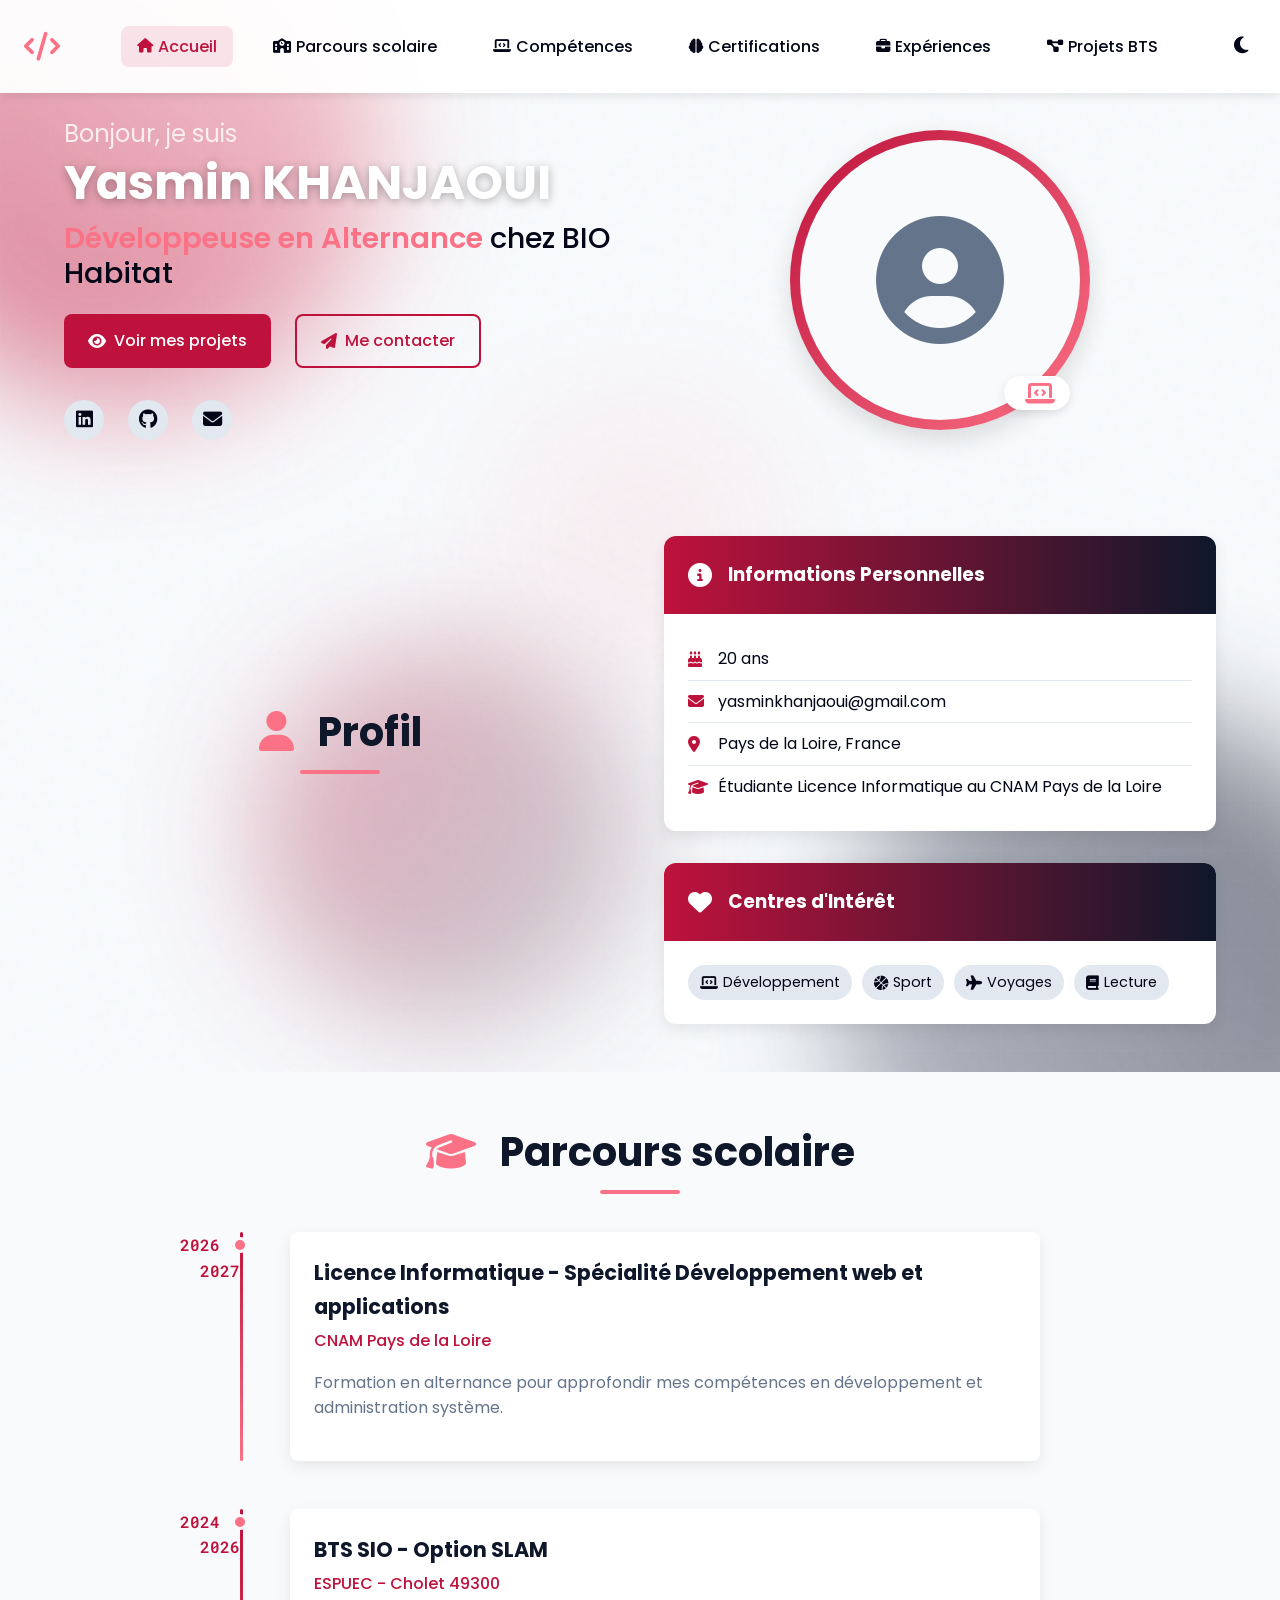
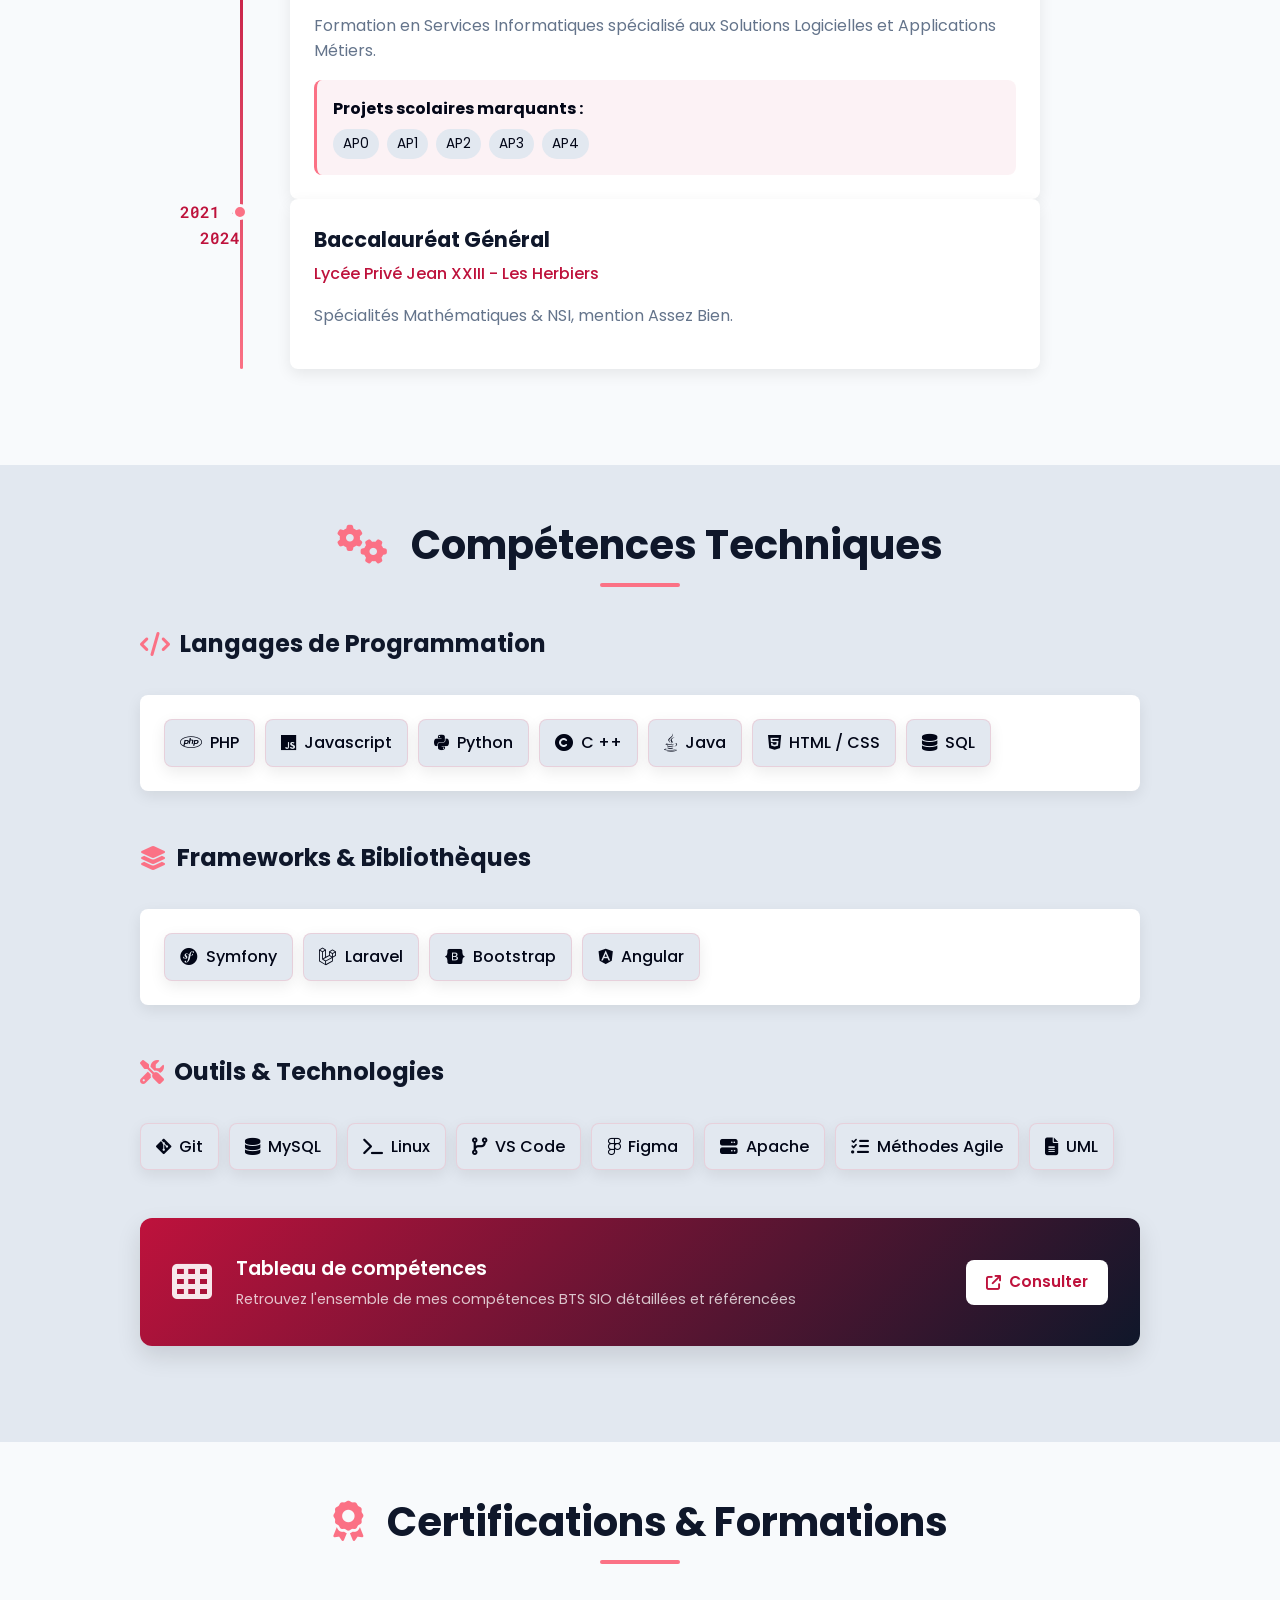
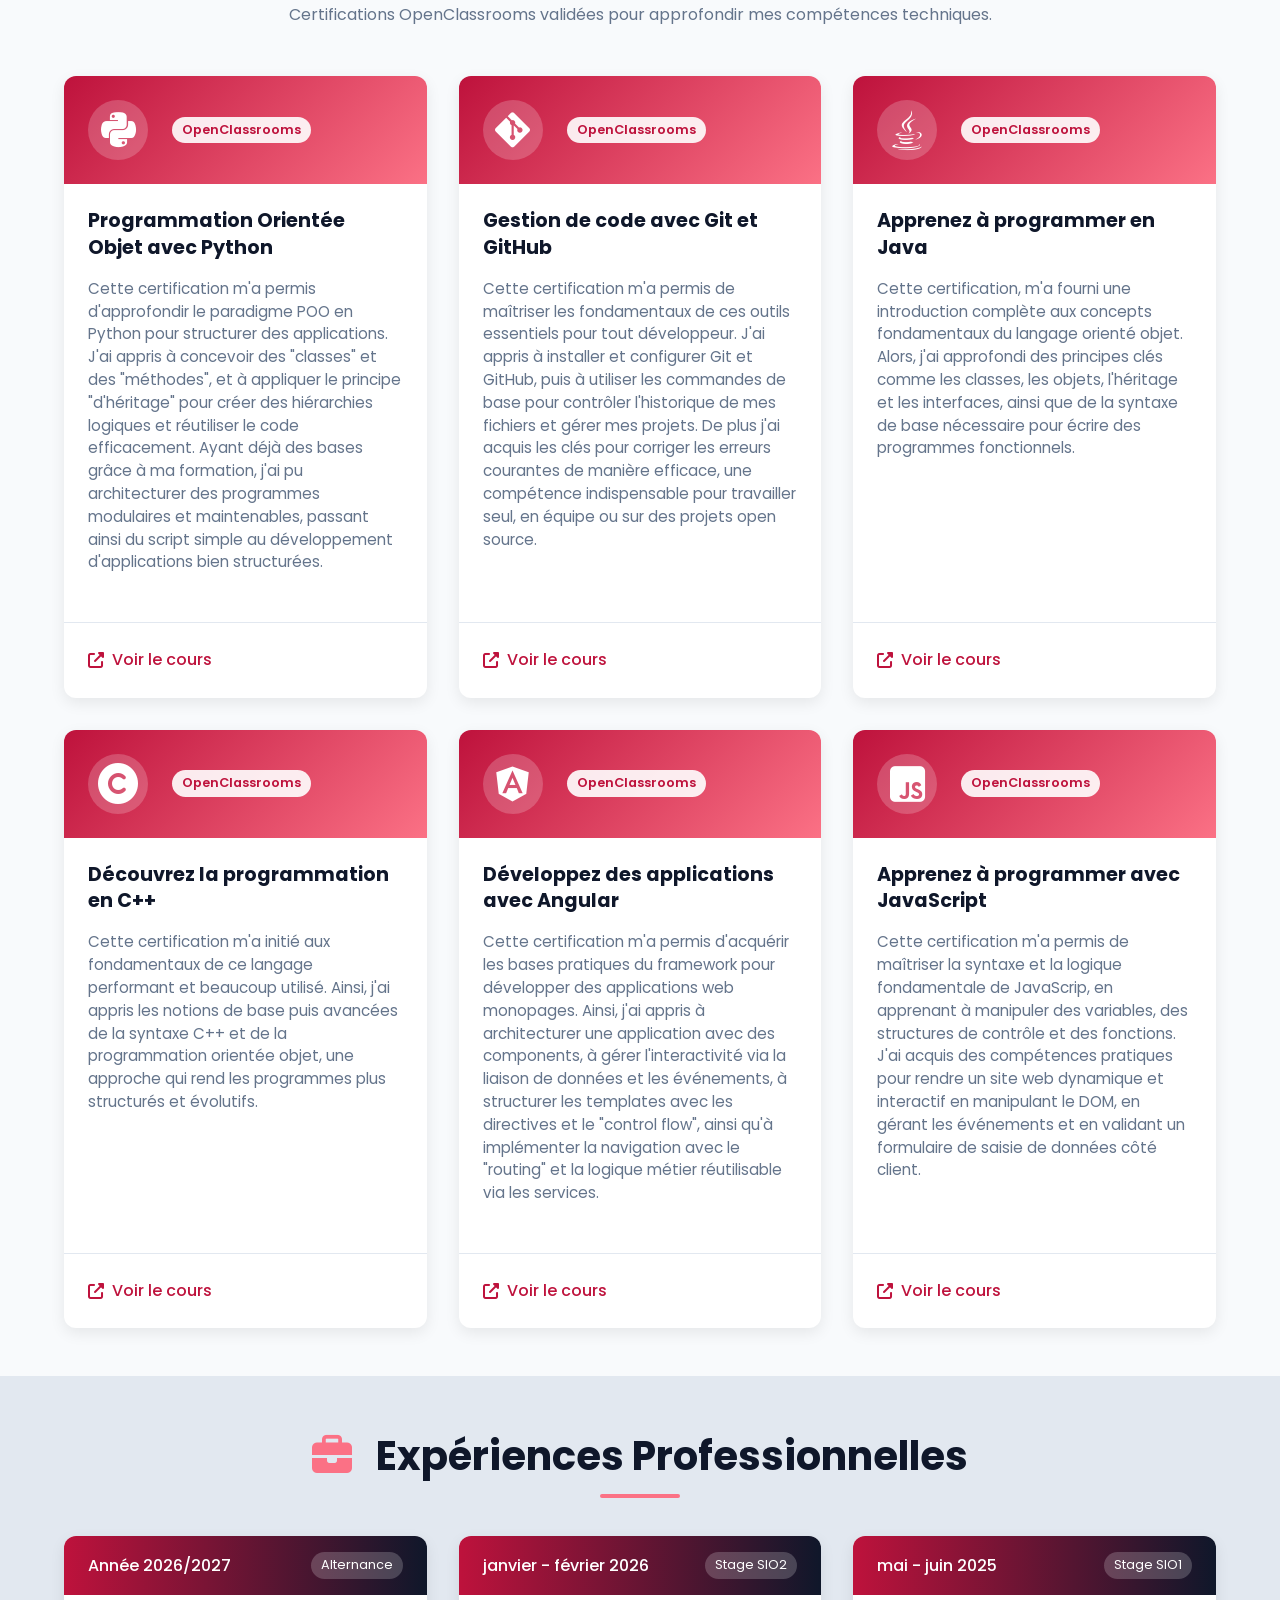
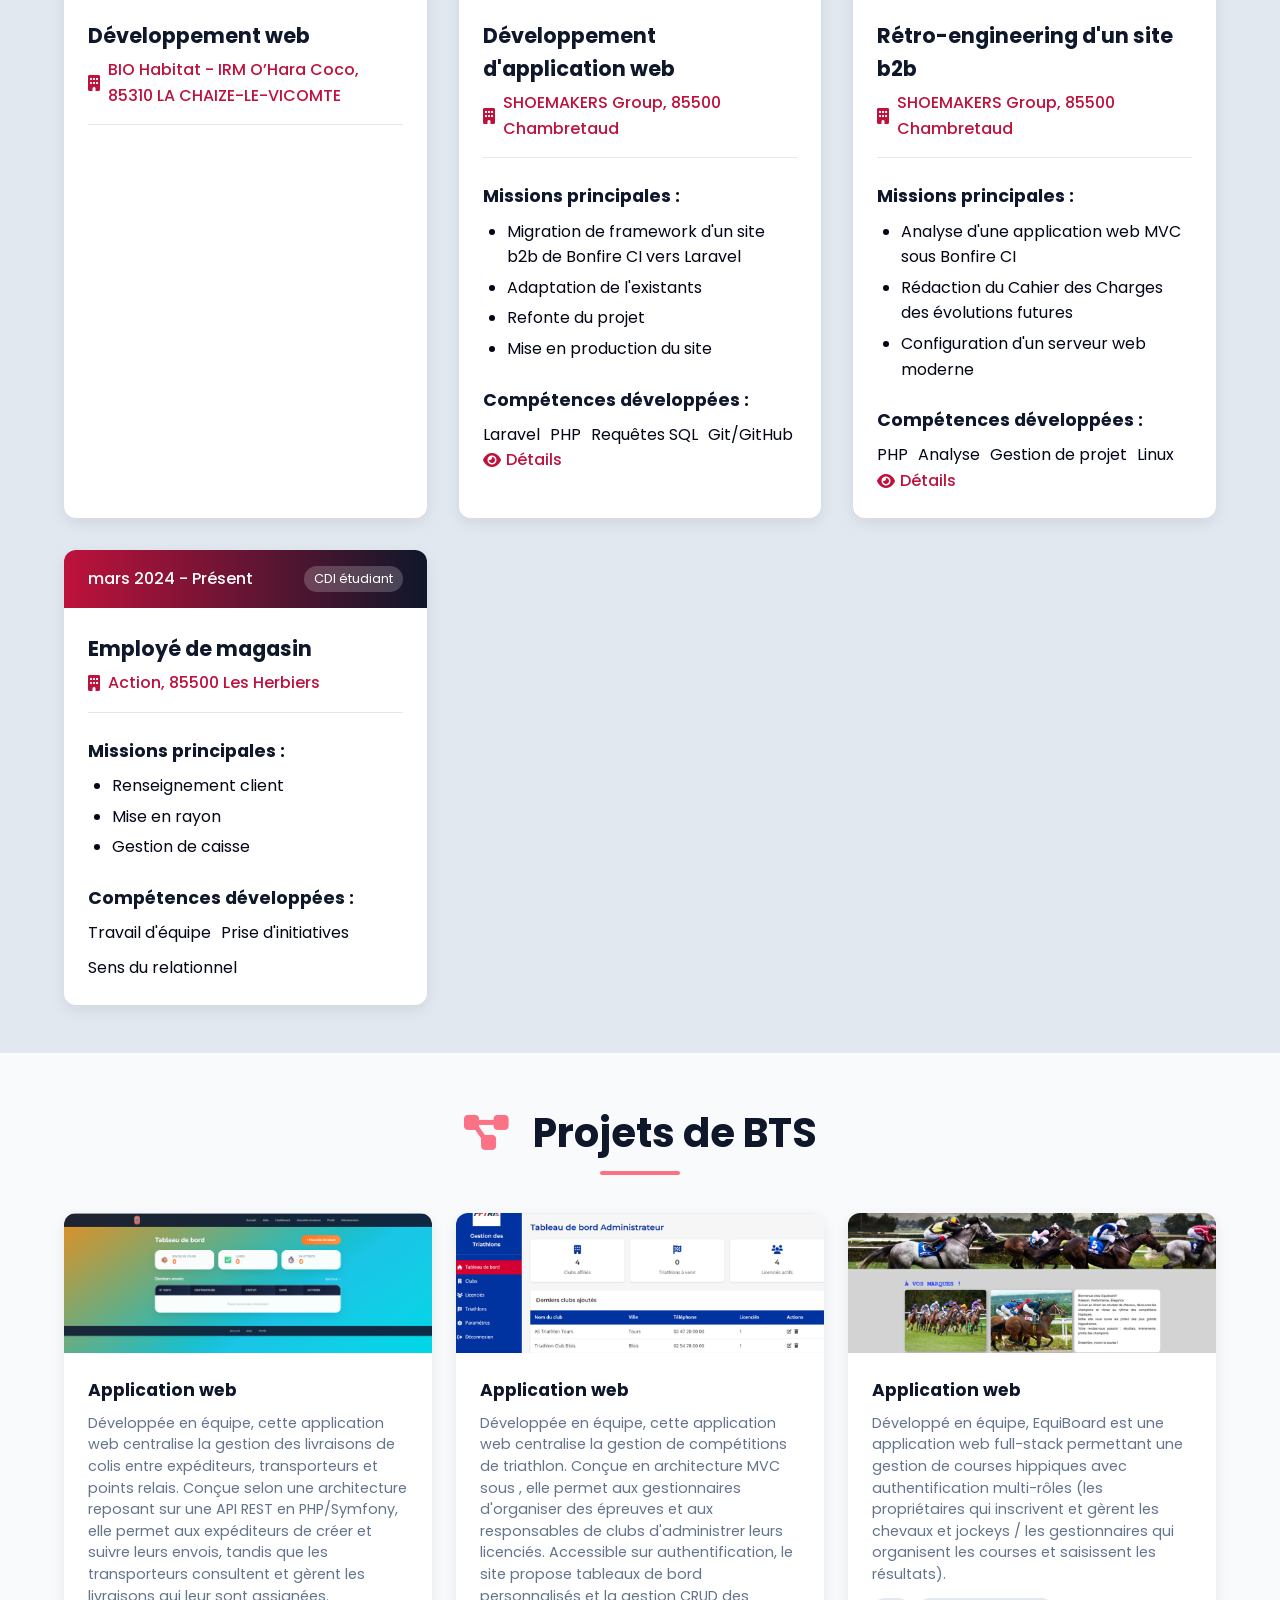
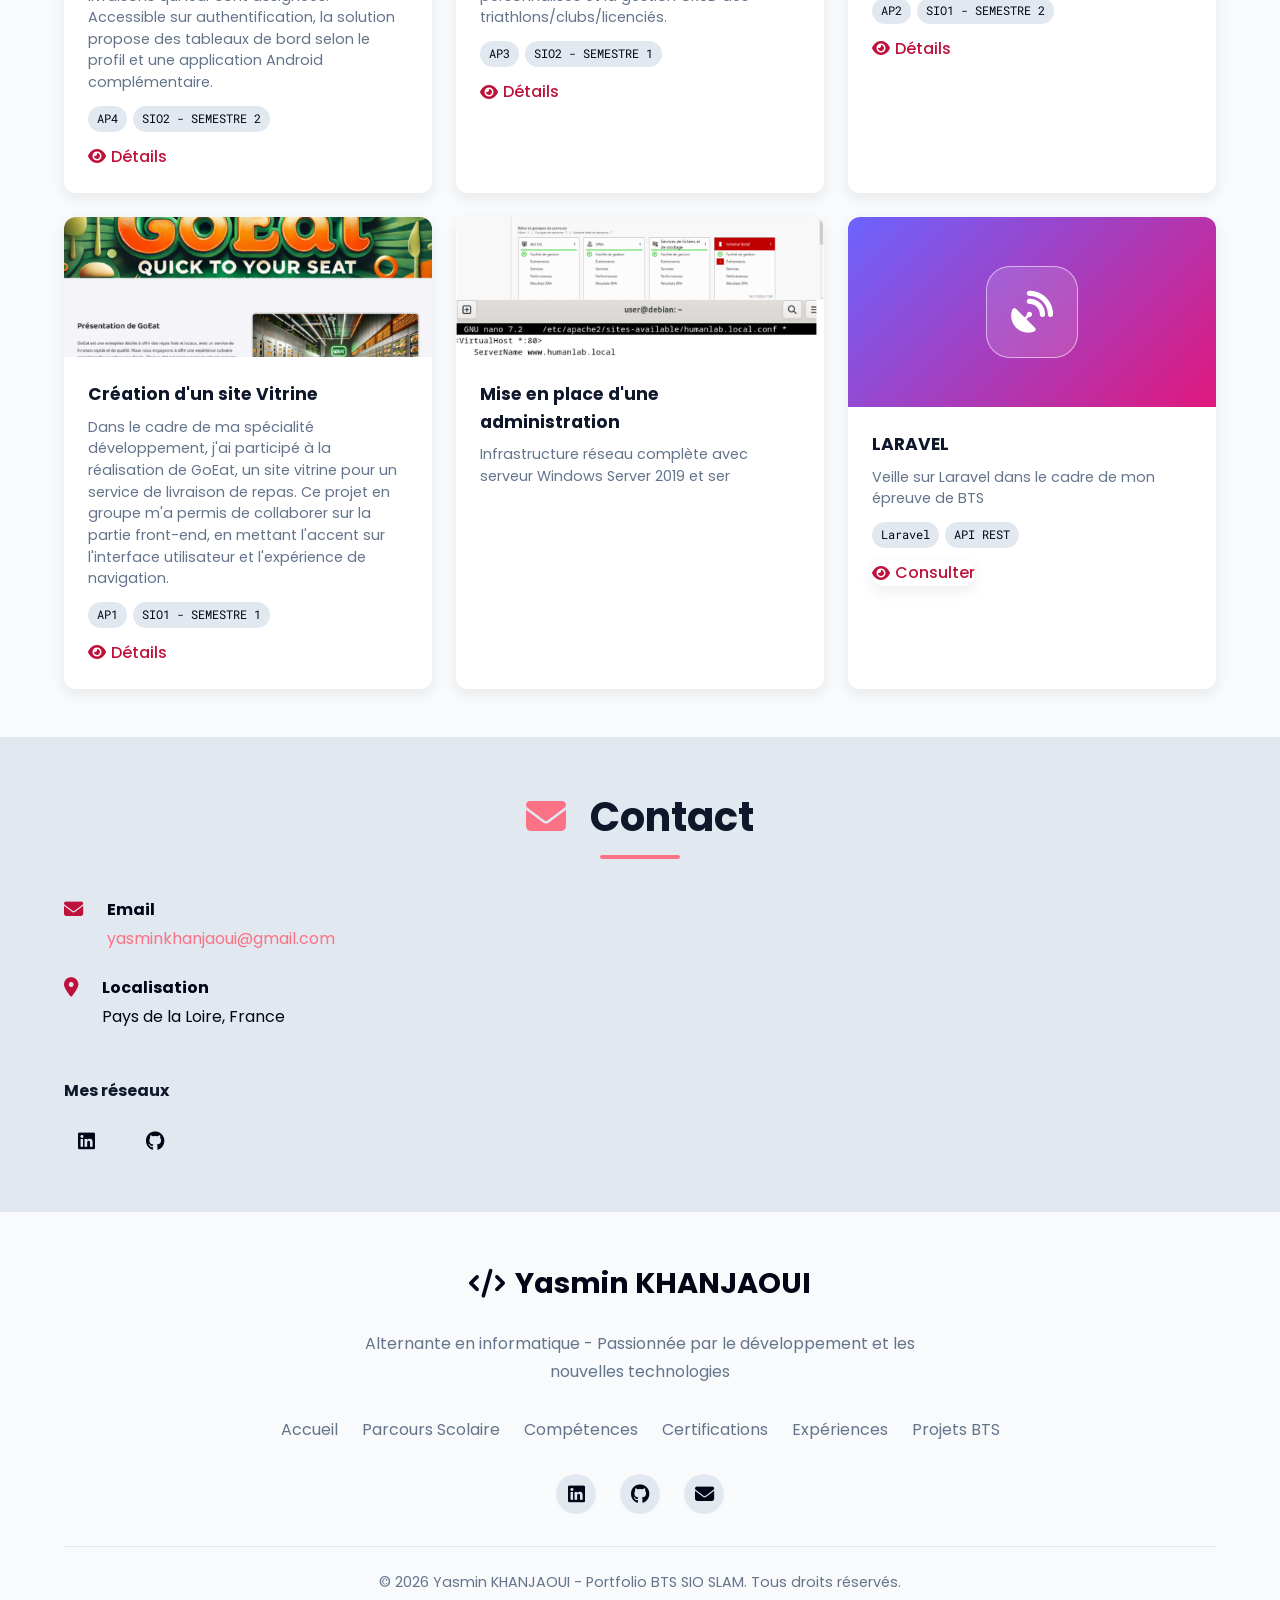
<file: index.html>
<!DOCTYPE html>
<html lang="fr">
<head>
    <meta charset="UTF-8">
    <meta name="viewport" content="width=device-width, initial-scale=1.0">
    <link rel="icon" href="data:image/svg+xml,<svg xmlns=%22http://www.w3.org/2000/svg%22 viewBox=%220 0 100 100%22><text y=%22.9em%22 font-size=%2290%22>👩‍💻</text></svg>">
    <title>Portfolio - Yasmin KHANJAOUI</title>
    <meta name="description" content="Portfolio BTS SIO SLAM">
    
    <!-- Fonts -->
    <link rel="preconnect" href="https://fonts.googleapis.com">
    <link rel="preconnect" href="https://fonts.gstatic.com" crossorigin>
    <link href="https://fonts.googleapis.com/css2?family=Poppins:wght@300;400;500;600;700&family=Roboto+Mono:wght@300;400;500&display=swap" rel="stylesheet">
    
    <!-- Font Awesome -->
    <link rel="stylesheet" href="https://cdnjs.cloudflare.com/ajax/libs/font-awesome/6.4.0/css/all.min.css">
    
    <!-- CSS -->
    <link rel="stylesheet" href="css/style.css">
    <link rel="stylesheet" href="css/responsive.css">
    
    <!-- Favicon -->
    <link rel="icon" type="image/x-icon" href="assets/images/favicon.ico">
</head>
<body>
    <!-- Navigation -->
    <nav class="navbar">
        <div class="nav-container">
            <a href="#" class="nav-logo">
                <i class="fas fa-code"></i>
            </a>
            
            <button class="menu-toggle" aria-label="Menu">
                <i class="fas fa-bars"></i>
            </button>
            
            <ul class="nav-menu">
                <li><a href="#accueil" class="nav-link active"><i class="fas fa-home"></i> Accueil</a></li>
                <li><a href="#parcoursscolaire" class="nav-link"><i class="fas fa-school"></i> Parcours scolaire</a></li>
                <li><a href="#competences" class="nav-link"><i class="fas fa-laptop-code"></i> Compétences</a></li>
                <li><a href="#certifications" class="nav-link"><i class="fas fa-brain"></i> Certifications</a></li>
                <li><a href="#experiences" class="nav-link"><i class="fas fa-briefcase"></i> Expériences</a></li>
                <li><a href="#projets" class="nav-link"><i class="fas fa-project-diagram"></i> Projets BTS</a></li>
            </ul>
            
            <div class="theme-toggle">
                <i class="fas fa-moon"></i>
            </div>
        </div>
    </nav>

    <!-- Section Accueil + profil -->
<section id="accueil" class="section hero">
    <!-- Background animé -->
    <div class="gradient-background">
        <div class="gradient-sphere sphere-1"></div>
        <div class="gradient-sphere sphere-2"></div>
        <div class="gradient-sphere sphere-3"></div>
        <div class="glow"></div>
        <div class="grid-overlay"></div>
        <div class="noise-overlay"></div>
        <div class="particles-container" id="particles-container"></div>
    </div>
            <div class="container">
            <div class="hero-content">
                <div class="hero-text">
                    <h1 class="hero-title">
                        <span class="greeting">Bonjour, je suis</span>
                        <span class="name">Yasmin KHANJAOUI</span>
                        <span class="title"><span class="highlight">Développeuse en Alternance</span> chez BIO Habitat</span>
                    </h1>
                    
                    <div class="hero-actions">
                        <a href="#projets" class="btn btn-primary">
                            <i class="fas fa-eye"></i> Voir mes projets
                        </a>
                        <a href="#contact" class="btn btn-secondary">
                            <i class="fas fa-paper-plane"></i> Me contacter
                        </a>
                    </div>
                    
                    <div class="hero-social">
                        <a href="https://www.linkedin.com/in/yasminkhanjaoui26/" target="_blank" class="social-link">
                            <i class="fab fa-linkedin"></i>
                        </a>
                        <a href="https://github.com/yasminkji" target="_blank" class="social-link">
                            <i class="fab fa-github"></i>
                        </a>
                        <a href="mailto:yasminkhanjaoui@gmail.com" class="social-link">
                            <i class="fas fa-envelope"></i>
                        </a>
                    </div>
                </div>
                
                <div class="hero-image">
                    <div class="avatar-container">
                        <div class="avatar-placeholder">
                            <i class="fas fa-user-circle"></i>
                        </div>
                        <div class="status-badge">
                            <i class="fas fa-laptop-code" title="Développeur"></i>
                        </div>
                    </div>
                </div>

            <h2 class="section-title">
                <i class="fas fa-user section-icon"></i>
                <span>Profil</span>
            </h2>
            
            <div class="profile-grid">
                <div class="profile-card">
                    <div class="card-header">
                        <i class="fas fa-info-circle"></i>
                        <h3>Informations Personnelles</h3>
                    </div>
                    <div class="card-body">
                        <ul class="info-list">
                            <li>
                                <i class="fas fa-birthday-cake"></i>
                                20 ans
                            </li>
                            <li>
                                <i class="fas fa-envelope"></i>
                                yasminkhanjaoui@gmail.com
                            </li>
                            <li>
                                <i class="fas fa-map-marker-alt"></i>
                                Pays de la Loire, France
                            </li>
                            <li>
                                <i class="fas fa-graduation-cap"></i>
                                Étudiante Licence Informatique au CNAM Pays de la Loire
                            </li>
                        </ul>
                    </div>
                </div>
            
                
                <div class="profile-card">
                    <div class="card-header">
                        <i class="fas fa-heart"></i>
                        <h3>Centres d'Intérêt</h3>
                    </div>
                    <div class="card-body">
                        <div class="interests-container">
                            <span class="interest-tag">
                                <i class="fas fa-laptop-code"></i> Développement
                            </span>
                            <span class="interest-tag">
                                <i class="fas fa-basketball-ball"></i> Sport
                            </span>
                            <span class="interest-tag">
                                <i class="fas fa-plane"></i> Voyages
                            </span>
                            <span class="interest-tag">
                                <i class="fas fa-book"></i> Lecture
                            </span>
                        </div>
                    </div>
                </div>
            </div>
    </section>

    <!-- Section Formation -->
    <section id="parcoursscolaire" class="section">
        <div class="container">
            <h2 class="section-title">
                <i class="fas fa-graduation-cap section-icon"></i>
                <span>Parcours scolaire</span>
            </h2>
            <div class="timeline">
                <!-- Formation 1 -->
                <div class="timeline-item">
                    <div class="timeline-dot"></div>
                    <div class="timeline-date">2026 - 2027</div>
                    <div class="timeline-content">
                        <h3 class="timeline-title">Licence Informatique - Spécialité Développement web et applications</h3>
                        <div class="timeline-subtitle">CNAM Pays de la Loire</div>
                        <p class="timeline-description">
                            Formation en alternance pour approfondir mes compétences en développement et administration système.
                        </p>
                    </div>
                </div>
            </div>

            <div class="timeline">
                <!-- Formation 2 -->
                <div class="timeline-item">
                    <div class="timeline-dot"></div>
                    <div class="timeline-date">2024 - 2026</div>
                    <div class="timeline-content">
                        <h3 class="timeline-title">BTS SIO - Option SLAM</h3>
                        <div class="timeline-subtitle">ESPUEC - Cholet 49300</div>
                        <p class="timeline-description">
                            Formation en Services Informatiques spécialisé aux Solutions Logicielles et Applications Métiers.
                        </p>
                    <div class="skills-categories">
                        <div class="timeline-projects">
                            <strong>Projets scolaires marquants :</strong>
                            <div class="project-tags">
                                <span>AP0</span>
                                <span>AP1</span>
                                <span>AP2</span>
                                <span>AP3</span>
                                <span>AP4</span>
                            </div>
                        </div>
                    </div>
                </div>
                
                <!-- Formation 3 -->
                <div class="timeline-item">
                    <div class="timeline-dot"></div>
                    <div class="timeline-date">2021 - 2024</div>
                    <div class="timeline-content">
                        <h3 class="timeline-title">Baccalauréat Général</h3>
                        <div class="timeline-subtitle">Lycée Privé Jean XXIII - Les Herbiers</div>
                        <p class="timeline-description">
                            Spécialités Mathématiques & NSI, mention Assez Bien.
                        </p>
                    </div>
                </div>
            </div>
        </div>
    </section>

    <!-- Section Compétences -->
    <section id="competences" class="section bg-light">
        <div class="container">
            <h2 class="section-title">
                <i class="fas fa-cogs section-icon"></i>
                <span>Compétences Techniques</span>
            </h2>
            
            <div class="skills-container">
                <!-- Langages -->
                <div class="skill-category">
                    <h3 class="skill-category-title">
                        <i class="fas fa-code"></i>
                        Langages de Programmation
                    </h3>
                    <div class="skill-items">
                        <div class="skill-tags">
                            <span class="skill-tag"><i class="fab fa-php"></i> PHP</span>
                            <span class="skill-tag"><i class="fa-brands fa-js"></i> Javascript</span>
                            <span class="skill-tag"><i class="fa-brands fa-python"></i> Python</span>
                            <span class="skill-tag"><i class="fas fa-copyright"></i> C ++</span>
                            <span class="skill-tag"><i class="fa-brands fa-java"></i> Java</span>
                            <span class="skill-tag"><i class="fa-brands fa-html5"></i> HTML / CSS</span>
                            <span class="skill-tag"><i class="fas fa-database"></i> SQL </span>
                        </div>
                    </div>
                </div>
                
                <!-- Frameworks & Bibliothèques -->
                <div class="skill-category">
                    <h3 class="skill-category-title">
                        <i class="fas fa-layer-group"></i>
                        Frameworks & Bibliothèques
                    </h3>
                    <div class="skill-items">
                        <div class="skill-tags">
                            <span class="skill-tag"><i class="fab fa-symfony"></i> Symfony</span>
                            <span class="skill-tag"><i class="fa-brands fa-laravel"></i> Laravel</span>
                            <span class="skill-tag"><i class="fa-brands fa-bootstrap"></i> Bootstrap</span>
                            <span class="skill-tag"><i class="fab fa-angular"></i> Angular</span>
                        </div>
                    </div>
                </div>
                
                <!-- Outils & Technologies -->
                <div class="skill-category">
                    <h3 class="skill-category-title">
                        <i class="fas fa-tools"></i>
                        Outils & Technologies
                    </h3>
                    <div class="skill-tags">
                        <span class="skill-tag"><i class="fab fa-git-alt"></i> Git</span>
                        <span class="skill-tag"><i class="fas fa-database"></i> MySQL</span>
                        <span class="skill-tag"><i class="fas fa-terminal"></i> Linux</span>
                        <span class="skill-tag"><i class="fas fa-code-branch"></i> VS Code</span>
                        <span class="skill-tag"><i class="fab fa-figma"></i> Figma</span>
                        <span class="skill-tag"><i class="fas fa-server"></i> Apache</span>
                        <span class="skill-tag"><i class="fas fa-tasks"></i> Méthodes Agile</span>
                        <span class="skill-tag"><i class="fas fa-file-alt"></i> UML</span>
                    </div>
                </div>
                <!-- Tableau de compétences -->
                <div class="skill-category competences-cta">
                    <div class="competences-cta-content">
                        <div class="competences-cta-icon">
                            <i class="fas fa-table-cells"></i>
                        </div>
                        <div class="competences-cta-text">
                            <h3>Tableau de compétences</h3>
                            <p>Retrouvez l'ensemble de mes compétences BTS SIO détaillées et référencées</p>
                        </div>
                        <a href="https://docs.google.com/spreadsheets/d/1Bgu6EyE2Sp5dSusqpFWlKGD0WaVsbiZiobuXbca-IFw/edit?usp=sharing" 
                        target="_blank" 
                        class="competences-cta-btn">
                            <i class="fas fa-arrow-up-right-from-square"></i>
                            Consulter
                        </a>
                    </div>
                </div>
            </div>
        </div>
    </section>

<!-- Section Certifications -->
<section id="certifications" class="section">
    <div class="container">
        <h2 class="section-title">
            <i class="fas fa-award section-icon"></i>
            <span>Certifications & Formations</span>
        </h2>
        
        <p class="section-description" style="text-align: center; margin-bottom: 2rem; color: var(--gray-color);">
            Certifications OpenClassrooms validées pour approfondir mes compétences techniques.
        </p>
        
        <div class="certifications-grid">
            <!-- POO Python -->
            <div class="certification-card">
                <div class="certification-header">
                    <div class="certification-icon">
                        <i class="fab fa-python"></i>
                    </div>
                    <div class="certification-platform">
                        <span class="platform-badge">OpenClassrooms</span>
                    </div>
                </div>
                <div class="certification-body">
                    <h3 class="certification-title">Programmation Orientée Objet avec Python</h3>
                    <p class="certification-description">
                        Cette certification  m'a permis d'approfondir le paradigme POO en Python 
                        pour structurer des applications. J'ai appris à concevoir des "classes" et des "méthodes", 
                        et à appliquer le principe "d'héritage" pour créer des hiérarchies logiques et 
                        réutiliser le code efficacement. Ayant déjà des bases grâce à ma formation,
                        j'ai pu  architecturer des programmes modulaires et maintenables, 
                        passant ainsi du script simple au développement d'applications bien structurées.
                    </p>
                </div>
                <div class="certification-footer">
                    <a href="https://openclassrooms.com/fr/courses/7150616-apprenez-la-programmation-orientee-objet-avec-python" 
                       target="_blank" class="certification-link">
                        <i class="fas fa-external-link-alt"></i> Voir le cours
                    </a>
                </div>
            </div>
            
            <!-- Git/GitHub -->
            <div class="certification-card">
                <div class="certification-header">
                    <div class="certification-icon">
                        <i class="fab fa-git-alt"></i>
                    </div>
                    <div class="certification-platform">
                        <span class="platform-badge">OpenClassrooms</span>
                    </div>
                </div>
                <div class="certification-body">
                    <h3 class="certification-title">Gestion de code avec Git et GitHub</h3>
                    <p class="certification-description">
                        Cette certification m'a permis de maîtriser les fondamentaux de ces outils essentiels 
                        pour tout développeur. J'ai appris à installer et configurer Git et GitHub,
                         puis à utiliser les commandes de base pour contrôler l'historique de mes fichiers et 
                         gérer mes projets. De plus j'ai acquis les clés pour corriger les erreurs courantes 
                         de manière efficace, une compétence indispensable pour travailler seul,
                          en équipe ou sur des projets open source.
                    </p>
                </div>
                <div class="certification-footer">
                    <a href="https://openclassrooms.com/fr/courses/7162856-gerez-du-code-avec-git-et-github" 
                       target="_blank" class="certification-link">
                        <i class="fas fa-external-link-alt"></i> Voir le cours
                    </a>
                </div>
            </div>
            
            <!-- Java -->
            <div class="certification-card">
                <div class="certification-header">
                    <div class="certification-icon">
                        <i class="fab fa-java"></i>
                    </div>
                    <div class="certification-platform">
                        <span class="platform-badge">OpenClassrooms</span>
                    </div>
                </div>
                <div class="certification-body">
                    <h3 class="certification-title">Apprenez à programmer en Java</h3>
                    <p class="certification-description">
                        Cette certification, m'a fourni une introduction complète aux concepts fondamentaux du langage 
                        orienté objet. Alors, j'ai approfondi des principes clés comme les classes, les objets, l'héritage et les interfaces,
                        ainsi que de la syntaxe de base nécessaire pour écrire des programmes fonctionnels.
                    </p>
                </div>
                <div class="certification-footer">
                    <a href="https://openclassrooms.com/fr/courses/6173501-apprenez-a-programmer-en-java" 
                       target="_blank" class="certification-link">
                        <i class="fas fa-external-link-alt"></i> Voir le cours
                    </a>
                </div>
            </div>
            
            <!-- C++ -->
            <div class="certification-card">
                <div class="certification-header">
                    <div class="certification-icon">
                        <i class="fas fa-copyright"></i>
                    </div>
                    <div class="certification-platform">
                        <span class="platform-badge">OpenClassrooms</span>
                    </div>
                </div>
                <div class="certification-body">
                    <h3 class="certification-title">Découvrez la programmation en C++</h3>
                    <p class="certification-description">
                        Cette certification m'a initié aux fondamentaux de ce langage performant et beaucoup utilisé.
                        Ainsi, j'ai appris les notions de base puis avancées de la syntaxe C++ et de la programmation orientée objet, 
                        une approche qui rend les programmes plus structurés et évolutifs.
                    </p>
                </div>
                <div class="certification-footer">
                    <a href="https://openclassrooms.com/fr/courses/7137751-decouvrez-la-programmation-en-c" 
                       target="_blank" class="certification-link">
                        <i class="fas fa-external-link-alt"></i> Voir le cours
                    </a>
                </div>
            </div>
            
            <!-- Angular -->
            <div class="certification-card">
                <div class="certification-header">
                    <div class="certification-icon">
                        <i class="fab fa-angular"></i>
                    </div>
                    <div class="certification-platform">
                        <span class="platform-badge">OpenClassrooms</span>
                    </div>
                </div>
                <div class="certification-body">
                    <h3 class="certification-title">Développez des applications avec Angular</h3>
                    <p class="certification-description">
                        Cette certification m'a permis d'acquérir les bases pratiques du framework pour développer des applications
                         web monopages. Ainsi, j'ai appris à architecturer une application avec des components,
                         à gérer l'interactivité via la liaison de données et les événements,
                          à structurer les templates avec les directives et le "control flow",
                          ainsi qu'à implémenter la navigation avec le "routing" et 
                          la logique métier réutilisable via les services.
                    </p>
                </div>
                <div class="certification-footer">
                    <a href="https://openclassrooms.com/fr/courses/7471261-developpez-des-applications-web-avec-angular" 
                       target="_blank" class="certification-link">
                        <i class="fas fa-external-link-alt"></i> Voir le cours
                    </a>
                </div>
            </div>
            
            <!-- JavaScript -->
            <div class="certification-card">
                <div class="certification-header">
                    <div class="certification-icon">
                        <i class="fab fa-js-square"></i>
                    </div>
                    <div class="certification-platform">
                        <span class="platform-badge">OpenClassrooms</span>
                    </div>
                </div>
                <div class="certification-body">
                    <h3 class="certification-title">Apprenez à programmer avec JavaScript</h3>
                    <p class="certification-description">
                        Cette certification m'a permis de maîtriser la syntaxe et la logique fondamentale de JavaScrip,
                         en apprenant à manipuler des variables, des structures de contrôle et des fonctions. 
                         J'ai acquis des compétences pratiques pour rendre un site web dynamique et interactif en manipulant
                          le DOM, en gérant les événements et en validant un formulaire de saisie de données côté client.
                    </p>
                </div>
                <div class="certification-footer">
                    <a href="https://openclassrooms.com/fr/courses/7696886-apprenez-a-programmer-avec-javascript" 
                       target="_blank" class="certification-link">
                        <i class="fas fa-external-link-alt"></i> Voir le cours
                    </a>
                </div>
            </div>
        </div>
    </div>
</section>


    <!-- Section Expérience -->
    <section id="experiences" class="section bg-light">
        <div class="container">
            <h2 class="section-title">
                <i class="fas fa-briefcase section-icon"></i>
                <span>Expériences Professionnelles</span>
            </h2>
            
            <div class="experience-grid">
                <!-- Expérience 1 -->
                <div class="experience-card">
                    <div class="experience-header">
                        <div class="experience-period">Année 2026/2027</div>
                        <div class="experience-type">Alternance</div>
                    </div>
                    <div class="experience-body">
                        <h3 class="experience-title">Développement web</h3>
                        <div class="experience-company">
                            <i class="fas fa-building"></i>
                            BIO Habitat - IRM O’Hara Coco, 85310 LA CHAIZE-LE-VICOMTE
                        </div>
                    </div>
                </div>

                <!-- Expérience 2 -->
                <div class="experience-card">
                    <div class="experience-header">
                        <div class="experience-period">janvier - février 2026</div>
                        <div class="experience-type">Stage SIO2</div>
                    </div>
                    <div class="experience-body">
                        <h3 class="experience-title">Développement d'application web</h3>
                        <div class="experience-company">
                            <i class="fas fa-building"></i>
                            SHOEMAKERS Group, 85500 Chambretaud
                        </div>
                        <div class="experience-missions">
                            <h4>Missions principales :</h4>
                            <ul>
                                <li>Migration de framework d'un site b2b de Bonfire CI vers Laravel</li>
                                <li>Adaptation de l'existants</li>
                                <li>Refonte du projet</li>
                                <li>Mise en production du site</li>
                            </ul>
                        </div>
                        <div class="experience-skills">
                            <h4>Compétences développées :</h4>
                            <div class="skill-tags">
                                <span>Laravel</span>
                                <span>PHP</span>
                                <span>Requêtes SQL</span>
                                <span>Git/GitHub</span>
                            </div>
                        </div>
                        <div class="project-links">
                            <a href="stage2.html" class="details">
                                <i class="fas fa-eye"></i> Détails
                            </a>
                        </div>
                    </div>
                </div>
                
                <!-- Expérience 2 -->
                <div class="experience-card">
                    <div class="experience-header">
                        <div class="experience-period">mai - juin 2025</div>
                        <div class="experience-type">Stage SIO1</div>
                    </div>
                    <div class="experience-body">
                        <h3 class="experience-title">Rétro-engineering d'un site b2b</h3>
                        <div class="experience-company">
                            <i class="fas fa-building"></i>
                            SHOEMAKERS Group, 85500 Chambretaud
                        </div>
                        <div class="experience-missions">
                            <h4>Missions principales :</h4>
                            <ul>
                                <li>Analyse d'une application web MVC sous Bonfire CI</li>
                                <li>Rédaction du Cahier des Charges des évolutions futures</li>
                                <li>Configuration d'un serveur web moderne</li>
                            </ul>
                        </div>
                        <div class="experience-skills">
                            <h4>Compétences développées :</h4>
                            <div class="skill-tags">
                                <span>PHP</span>
                                <span>Analyse</span>
                                <span>Gestion de projet</span>
                                <span>Linux</span>
                            </div>
                        </div>
                        <div class="project-links">
                            <a href="stage1.html" class="details">
                                <i class="fas fa-eye"></i> Détails
                            </a>
                        </div>
                    </div>
                </div>
                
                <!-- Expérience 3 -->
                <div class="experience-card">
                    <div class="experience-header">
                        <div class="experience-period">mars 2024 - Présent</div>
                        <div class="experience-type">CDI étudiant</div>
                    </div>
                    <div class="experience-body">
                        <h3 class="experience-title">Employé de magasin</h3>
                        <div class="experience-company">
                            <i class="fas fa-building"></i>
                            Action, 85500 Les Herbiers
                        </div>
                        <div class="experience-missions">
                            <h4>Missions principales :</h4>
                            <ul>
                                <li>Renseignement client</li>
                                <li>Mise en rayon</li>
                                <li>Gestion de caisse</li>
                            </ul>
                        </div>
                        <div class="experience-skills">
                            <h4>Compétences développées :</h4>
                            <div class="skill-tags">
                                <span>Travail d'équipe</span>
                                <span>Prise d'initiatives</span>
                                <span>Sens du relationnel</span>
                            </div>
                        </div>
                    </div>
                </div>
                </div>
            </div>
        </div>
    </section>
 <!-- Section Projets -->
    <section id="projets" class="section">
        <div class="container">
            <h2 class="section-title">
                <i class="fas fa-project-diagram section-icon"></i>
                <span>Projets de BTS</span>
            </h2>
            
            
            <div class="projects-grid">
                <!-- Projet 1 -->
                <div class="project-card">
                    <div class="project-image">
                        <img src="assets/images/zoucolis.png">
                        <div class="project-overlay">
                            <a href="#" class="project-link" data-project="1">
                                <i class="fas fa-external-link-alt"></i>
                            </a>
                        </div>
                    </div>
                    <div class="project-content">
                        <h3 class="project-title">Application web</h3>
                        <p class="project-description">
                            Développée en équipe, cette application web centralise la gestion des livraisons de colis entre expéditeurs, transporteurs et points relais.
                            Conçue selon une architecture reposant sur une API REST en PHP/Symfony, elle permet aux expéditeurs de créer et suivre leurs envois,
                            tandis que les transporteurs consultent et gèrent les livraisons qui leur sont assignées.
                            Accessible sur authentification, la solution propose des tableaux de bord  selon le profil et une application Android complémentaire.
                        </p>
                        <div class="project-tech">
                            <span>AP4</span>
                            <span>SIO2 - SEMESTRE 2</span>
                        </div>
                        <div class="project-links">
                            <a href="#" class="project-demo" data-project="1">
                                <i class="fas fa-eye"></i> Détails
                            </a>
                        </div>
                    </div>
                </div>
                
                <!-- Projet 2 -->
                <div class="project-card">
                    <div class="project-image">
                        <img src="assets/images/fftri.png">
                        <div class="project-overlay">
                            <a href="#" class="project-link" data-project="2">
                                <i class="fas fa-external-link-alt"></i>
                            </a>
                        </div>
                    </div>
                    <div class="project-content">
                        <h3 class="project-title">Application web</h3>
                        <p class="project-description">
                            Développée en équipe, cette application web centralise la gestion de compétitions de triathlon.
                             Conçue en architecture MVC sous , elle permet aux gestionnaires d'organiser des épreuves 
                             et aux responsables de clubs d'administrer leurs licenciés. 
                             Accessible sur authentification, le site propose tableaux de bord personnalisés et 
                             la gestion CRUD des triathlons/clubs/licenciés.
                        </p>
                        <div class="project-tech">
                            <span>AP3</span>
                            <span>SIO2 - SEMESTRE 1</span>
                        </div>
                        <div class="project-links">
                            <a href="#" class="project-demo" data-project="2">
                                <i class="fas fa-eye"></i> Détails
                            </a>
                        </div>
                    </div>
                </div>
                
                <!-- Projet 3 -->
                <div class="project-card">
                    <div class="project-image">
                        <img src="assets/images/tellis.png">
                        <div class="project-overlay">
                            <a href="#" class="project-link" data-project="3">
                                <i class="fas fa-external-link-alt"></i>
                            </a>
                        </div>
                    </div>
                    <div class="project-content">
                        <h3 class="project-title">Application web</h3>
                        <p class="project-description">
                            Développé en équipe, EquiBoard est une application web full-stack permettant une gestion 
                            de courses hippiques avec authentification multi-rôles (les propriétaires qui inscrivent et 
                            gèrent les chevaux et jockeys / les gestionnaires qui organisent les courses et saisissent les résultats).
                        </p>
                        <div class="project-tech">
                            <span>AP2</span>
                            <span>SIO1 - SEMESTRE 2</span>
                        </div>
                        <div class="project-links">
                            <a href="#" class="project-demo" data-project="3">
                                <i class="fas fa-eye"></i> Détails
                            </a>
                        </div>
                    </div>
                </div>

                <!-- Projet 4 -->
                <div class="project-card">
                    <div class="project-image">
                        <img src="assets/images/goeat.png">
                        <div class="project-overlay">
                            <a href="#" class="project-link" data-project="4">
                                <i class="fas fa-external-link-alt"></i>
                            </a>
                        </div>
                    </div>
                    <div class="project-content">
                        <h3 class="project-title">Création d'un site Vitrine</h3>
                        <p class="project-description">
                            Dans le cadre de ma spécialité développement, j'ai participé à la réalisation de GoEat,
                             un site vitrine pour un service de livraison de repas. 
                             Ce projet en groupe m'a permis de collaborer sur la partie front-end, 
                             en mettant l'accent sur l'interface utilisateur et l'expérience de navigation.
                        </p>
                        <div class="project-tech">
                            <span>AP1</span>
                            <span>SIO1 - SEMESTRE 1</span>
                        </div>
                        <div class="project-links">
                            <a href="#" class="project-demo" data-project="4">
                                <i class="fas fa-eye"></i> Détails
                            </a>
                        </div>
                    </div>
                </div>

                <!-- Projet 5 -->
                <div class="project-card">
                    <div class="project-image">
                        <img src="assets/images/ppe1.png">
                        <div class="project-overlay">
                            <a href="#" class="project-link" data-project="5">
                                <i class="fas fa-external-link-alt"></i>
                            </a>
                        </div>
                    </div>
                    <div class="project-content">
                        <h3 class="project-title">Mise en place d'une administration</h3>
                        <p class="project-description">
                            Infrastructure réseau complète avec serveur Windows Server 2019 et ser                  </div>
                </div>

                <!-- Veille technologique -->
                <div class="project-card veille-project-card">
                    <div class="project-image veille-project-image">
                        <div class="veille-project-symbol">
                            <i class="fas fa-satellite-dish"></i>
                        </div>
                    </div>

                    <div class="project-content">
                        <h3 class="project-title">LARAVEL</h3>
                        <p class="project-description">Veille sur Laravel dans le cadre de mon épreuve de BTS</p>

                        <div class="project-tech">
                            <span>Laravel</span>
                            <span>API REST</span>
                        </div>
                        <div class="project-links">
                            <a href="veille.html" class="project-card veille-project-card"><i class="fas fa-eye"></i> Consulter</a>
                        </div>
                    </div>
                </div>
            </div>
        </div>
    </div>
</section>

    <!-- Section Contact -->
    <section id="contact" class="section bg-light">
        <div class="container">
            <h2 class="section-title">
                <i class="fas fa-envelope section-icon"></i>
                <span>Contact</span>
            </h2>
            
            <div class="contact-container">
                <div class="contact-info">
                    
                    <div class="contact-details">
                        <div class="contact-item">
                            <i class="fas fa-envelope"></i>
                            <div>
                                <strong>Email</strong>
                                <a href="mailto:yasminkhanjaoui@gmail.com">yasminkhanjaoui@gmail.com</a>
                            </div>
                        </div>
                        
                        <div class="contact-item">
                            <i class="fas fa-map-marker-alt"></i>
                            <div>
                                <strong>Localisation</strong>
                                <span>Pays de la Loire, France</span>
                            </div>
                        </div>
                    </div>
                    
                    <div class="contact-social">
                        <h4>Mes réseaux</h4>
                        <div class="social-icons">
                            <a href="https://linkedin.com/in/yasminkhanjaoui26" target="_blank" class="social-icon">
                                <i class="fab fa-linkedin"></i>
                            </a>
                            <a href="https://github.com/yasminkji" target="_blank" class="social-icon">
                                <i class="fab fa-github"></i>
                            </a>
                        </div>
                    </div>
                    
                   <!--<div class="cv">
                        <h4>Curriculum Vitae</h4>
                        <div class="social-icons">
                        <a href="assets/cv-khanjaouiy.pdf" download class="social-link" title="Télécharger mon CV">
                            <i class="fas fa-download"></i>
                        </a>
                        </div>
                    </div> -->
                </div>
            </div>
        </div>
    </section>

    <!-- Footer -->
    <footer class="footer">
        <div class="container">
            <div class="footer-content">
                <div class="footer-logo">
                    <i class="fas fa-code"></i>
                    <span>Yasmin KHANJAOUI</span>
                </div>
                
                <p class="footer-text">
                    Alternante en informatique - Passionnée par le développement et les nouvelles technologies
                </p>
                
                <div class="footer-links">
                    <a href="#accueil">Accueil</a>
                    <a href="#parcoursscolaire">Parcours Scolaire</a>
                    <a href="#competences">Compétences</a>
                    <a href="#certifications">Certifications</a>
                    <a href="#experiences">Expériences</a>
                    <a href="#projets">Projets BTS</a>
                </div>
                
                <div class="footer-social">
                    <a href="https://linkedin.com/in/yasminkhanjaoui26" target="_blank">
                        <i class="fab fa-linkedin"></i>
                    </a>
                    <a href="https://github.com/yasminkji" target="_blank">
                        <i class="fab fa-github"></i>
                    </a>
                    <a href="mailto:yasminkhanjaoui@gmail.com">
                        <i class="fas fa-envelope"></i>
                    </a>
                </div>
                
                <div class="footer-copyright">
                    <p>&copy; 2026 Yasmin KHANJAOUI - Portfolio BTS SIO SLAM. Tous droits réservés.</p>
                </div>
            </div>
        </div>
    </footer>

    <!-- Modals pour les projets -->
    <div id="projectModal" class="modal">
        <div class="modal-content">
            <button class="modal-close">&times;</button>
            <div class="modal-body" id="modalBody">
                <!-- Contenu dynamique -->
            </div>
        </div>
    </div>

    <!-- Back to Top -->
    <button id="backToTop" class="back-to-top">
        <i class="fas fa-chevron-up"></i>
    </button>

    <!-- JavaScript -->
    <script src="js/script.js"></script>
</body>
</html>
</file>
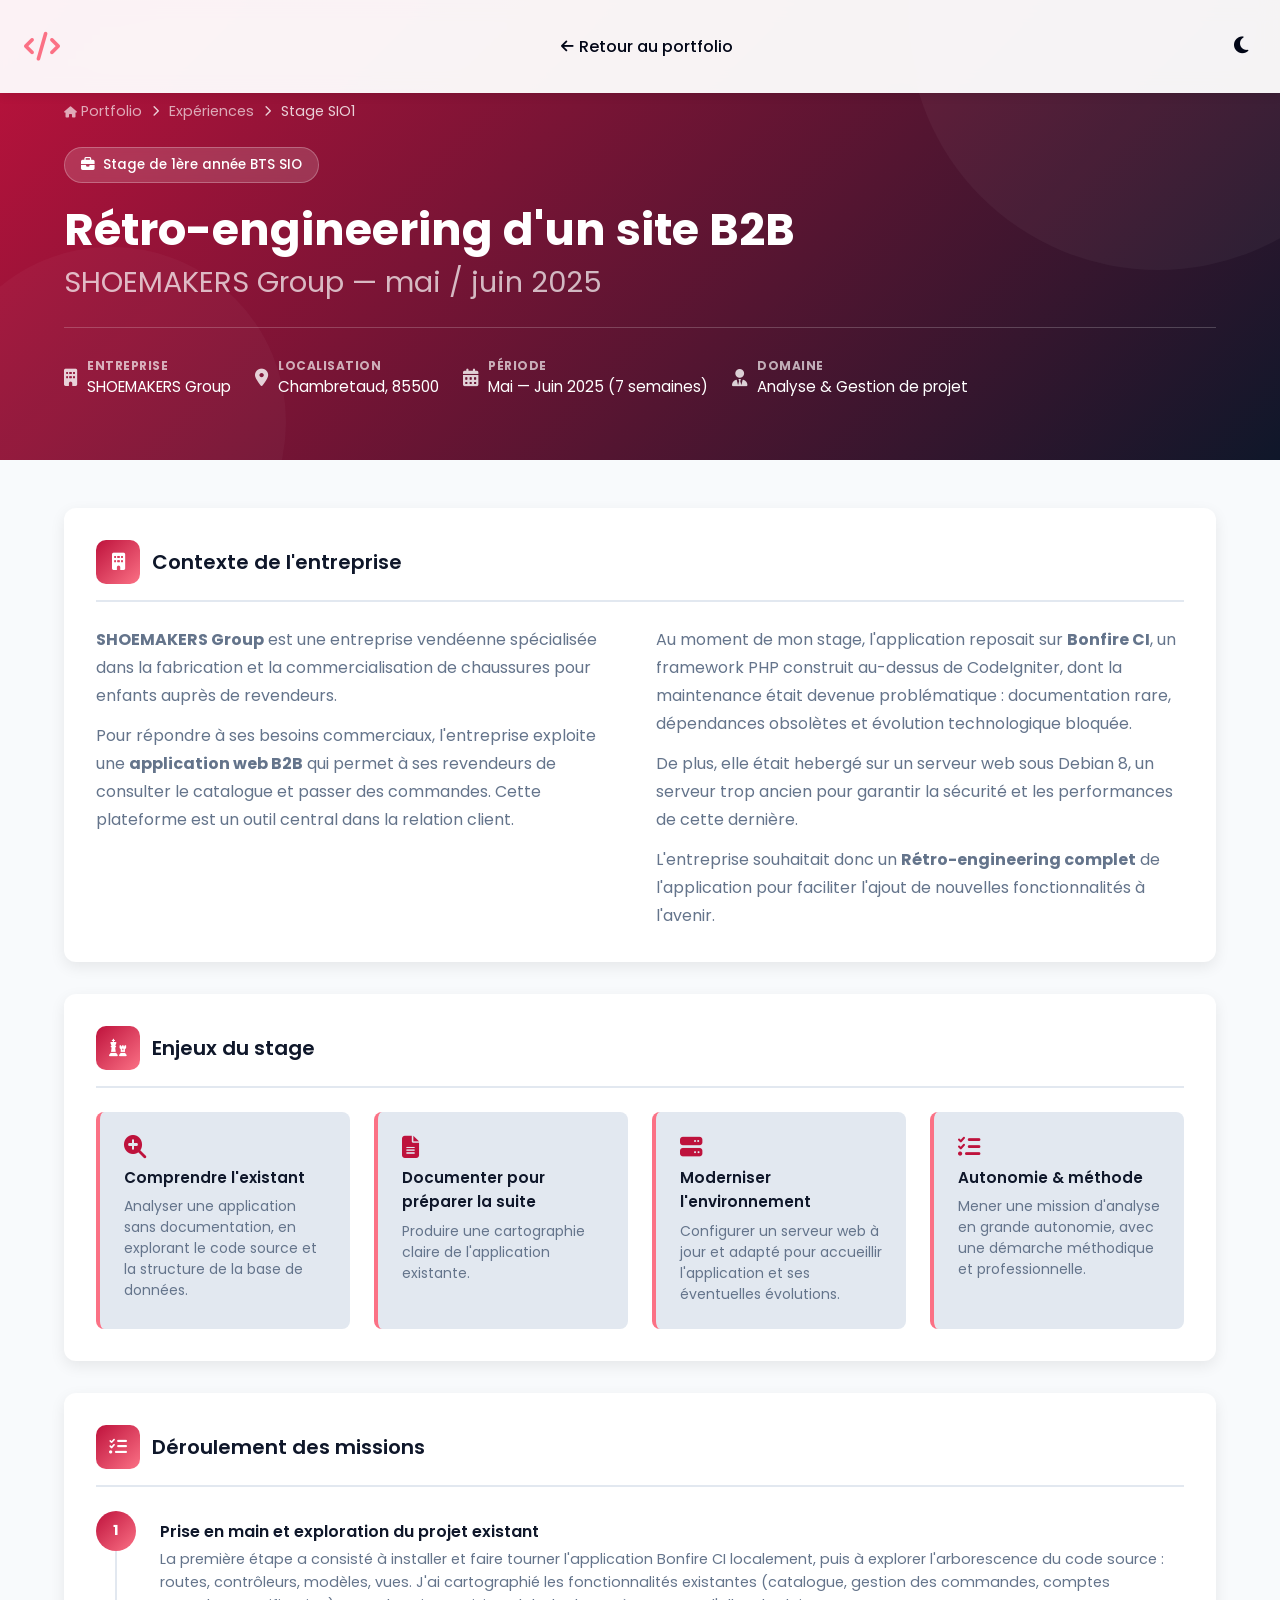
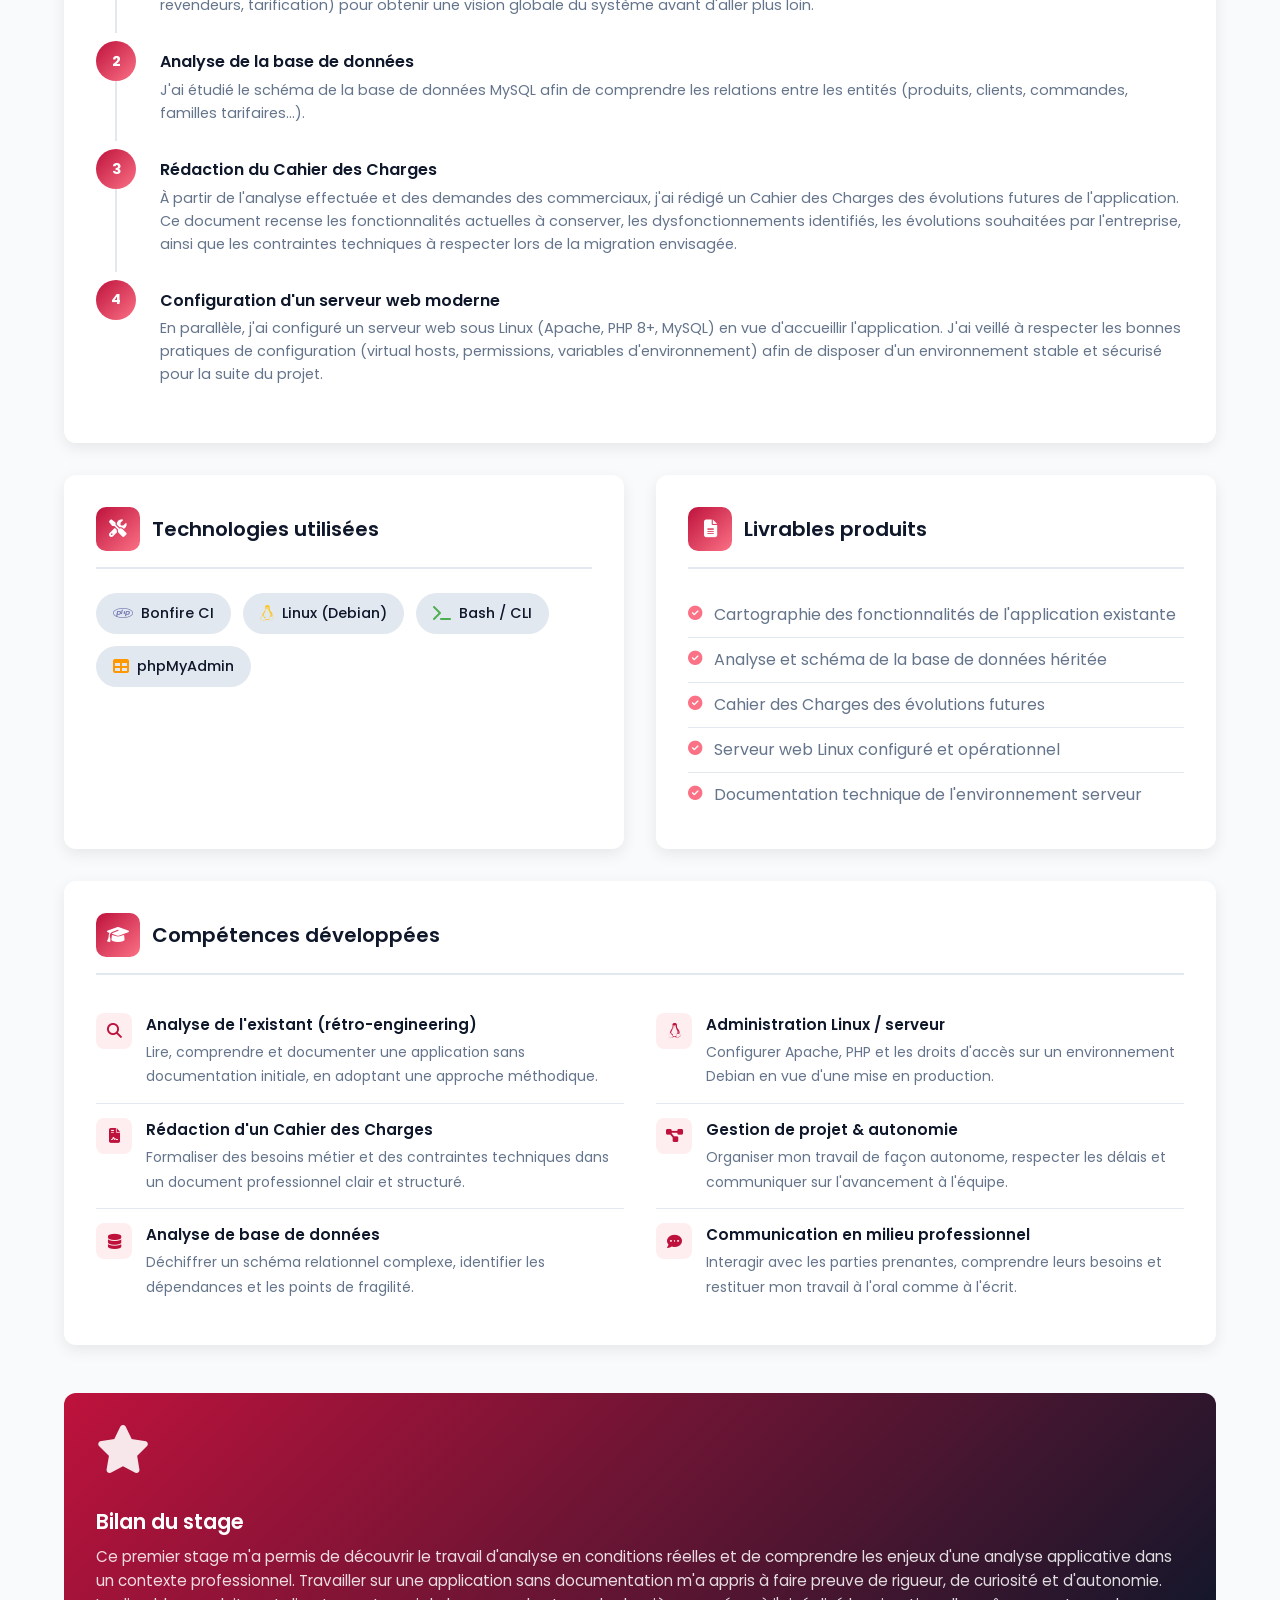
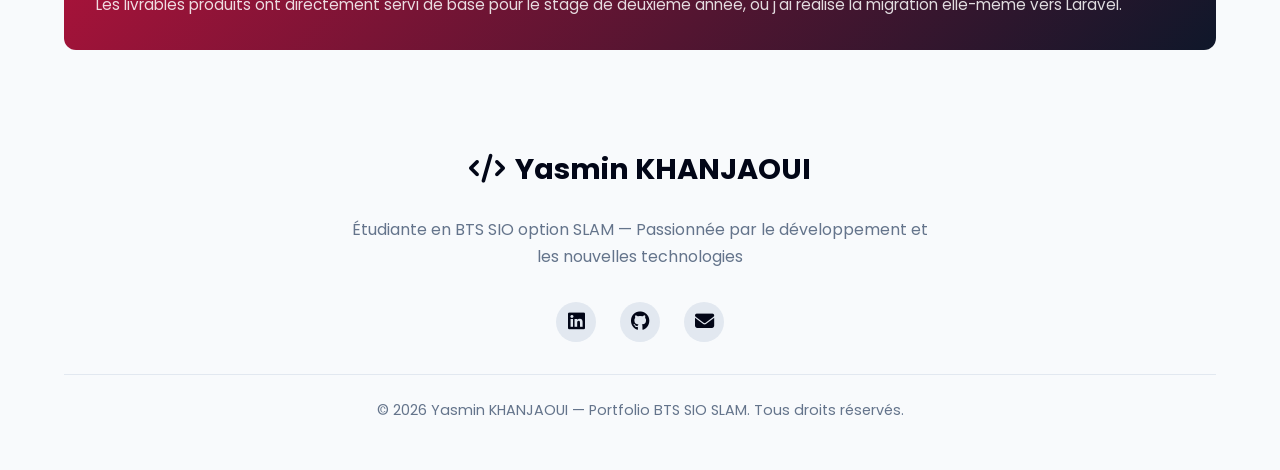
<file: stage1.html>
<!DOCTYPE html>
<html lang="fr">
<head>
    <meta charset="UTF-8">
    <meta name="viewport" content="width=device-width, initial-scale=1.0">
    <link rel="icon" href="data:image/svg+xml,<svg xmlns=%22http://www.w3.org/2000/svg%22 viewBox=%220 0 100 100%22><text y=%22.9em%22 font-size=%2290%22>👩‍💻</text></svg>">
    <title>Stage SIO1 - Yasmin KHANJAOUI</title>
    <meta name="description" content="Détails du stage SIO1 - Rétro-engineering d'un site B2B">
    <link rel="preconnect" href="https://fonts.googleapis.com">
    <link rel="preconnect" href="https://fonts.gstatic.com" crossorigin>
    <link href="https://fonts.googleapis.com/css2?family=Poppins:wght@300;400;500;600;700&family=Roboto+Mono:wght@300;400;500&display=swap" rel="stylesheet">
    <link rel="stylesheet" href="https://cdnjs.cloudflare.com/ajax/libs/font-awesome/6.4.0/css/all.min.css">
    <link rel="stylesheet" href="css/style.css">
    <link rel="stylesheet" href="css/responsive.css">
    <style>
        /* ===== STAGE HERO ===== */
        .stage-hero {
            padding-top: 100px;
            padding-bottom: 60px;
            background: linear-gradient(135deg, var(--primary-color) 0%, var(--secondary-color) 100%);
            color: white;
            position: relative;
            overflow: hidden;
        }
        .stage-hero::before {
            content: '';
            position: absolute;
            top: -50%;
            right: -10%;
            width: 500px;
            height: 500px;
            background: rgba(255,255,255,0.04);
            border-radius: 50%;
        }
        .stage-hero::after {
            content: '';
            position: absolute;
            bottom: -30%;
            left: -5%;
            width: 350px;
            height: 350px;
            background: rgba(255,255,255,0.03);
            border-radius: 50%;
        }
        .stage-hero .container { position: relative; z-index: 2; }
        .stage-breadcrumb {
            display: flex;
            align-items: center;
            gap: 10px;
            font-size: 0.9rem;
            opacity: 0.8;
            margin-bottom: 24px;
        }
        .stage-breadcrumb a {
            color: rgba(255,255,255,0.8);
            text-decoration: none;
            transition: color 0.2s;
        }
        .stage-breadcrumb a:hover { color: white; }
        .stage-breadcrumb i { font-size: 0.7rem; }
        .stage-hero-badge {
            display: inline-flex;
            align-items: center;
            gap: 8px;
            background: rgba(255,255,255,0.15);
            border: 1px solid rgba(255,255,255,0.25);
            padding: 6px 16px;
            border-radius: 30px;
            font-size: 0.85rem;
            font-weight: 500;
            margin-bottom: 20px;
            backdrop-filter: blur(4px);
        }
        .stage-hero h1 {
            font-size: 2.8rem;
            font-weight: 700;
            line-height: 1.2;
            margin-bottom: 16px;
        }
        .stage-hero h1 span { color: rgba(255,255,255,0.7); font-weight: 400; font-size: 1.8rem; display: block; margin-top: 8px; }
        .stage-hero-meta {
            display: flex;
            flex-wrap: wrap;
            gap: 24px;
            margin-top: 28px;
            padding-top: 28px;
            border-top: 1px solid rgba(255,255,255,0.2);
        }
        .stage-meta-item {
            display: flex;
            align-items: center;
            gap: 10px;
            font-size: 0.95rem;
        }
        .stage-meta-item i { font-size: 1.1rem; opacity: 0.8; }
        .stage-meta-item strong { display: block; font-size: 0.75rem; opacity: 0.65; text-transform: uppercase; letter-spacing: 0.5px; }

        /* ===== SECTION STYLES ===== */
        .info-block {
            background: var(--card-bg);
            border-radius: var(--border-radius-lg);
            box-shadow: var(--box-shadow);
            padding: var(--spacing-lg);
            margin-bottom: var(--spacing-lg);
            transition: transform var(--transition-normal);
        }
        .info-block:hover { transform: translateY(-3px); box-shadow: var(--box-shadow-hover); }
        .info-block-header {
            display: flex;
            align-items: center;
            gap: 12px;
            margin-bottom: var(--spacing-md);
            padding-bottom: var(--spacing-sm);
            border-bottom: 2px solid var(--light-gray);
        }
        .info-block-icon {
            width: 44px;
            height: 44px;
            border-radius: 10px;
            background: linear-gradient(135deg, var(--primary-color), var(--accent-color));
            display: flex;
            align-items: center;
            justify-content: center;
            color: white;
            font-size: 1.1rem;
            flex-shrink: 0;
        }
        .info-block-header h2 {
            font-size: 1.25rem;
            font-weight: 600;
            color: var(--secondary-color);
            margin: 0;
        }
        .info-block p { color: var(--gray-color); line-height: 1.75; margin-bottom: 12px; }
        .info-block p:last-child { margin-bottom: 0; }

        /* Grille 2 colonnes */
        .two-col { display: grid; grid-template-columns: 1fr 1fr; gap: var(--spacing-lg); }
        @media (max-width: 768px) { .two-col { grid-template-columns: 1fr; } }

        /* Liste stylisée */
        .styled-list { list-style: none; padding: 0; margin: 0; }
        .styled-list li {
            display: flex;
            gap: 12px;
            padding: 10px 0;
            border-bottom: 1px solid var(--light-gray);
            color: var(--gray-color);
            line-height: 1.5;
        }
        .styled-list li:last-child { border-bottom: none; }
        .styled-list li i { color: var(--accent-color); margin-top: 3px; flex-shrink: 0; font-size: 0.9rem; }

        /* Enjeux cards */
        .enjeux-grid { display: grid; grid-template-columns: repeat(auto-fill, minmax(240px, 1fr)); gap: var(--spacing-md); margin-top: var(--spacing-sm); }
        .enjeu-card {
            background: var(--light-gray);
            border-radius: var(--border-radius);
            padding: var(--spacing-md);
            border-left: 4px solid var(--accent-color);
            transition: all var(--transition-fast);
        }
        .enjeu-card:hover { transform: translateX(4px); border-left-color: var(--primary-color); }
        .enjeu-card i { font-size: 1.4rem; color: var(--primary-color); margin-bottom: 8px; display: block; }
        .enjeu-card h4 { font-size: 0.95rem; font-weight: 600; color: var(--secondary-color); margin-bottom: 6px; }
        .enjeu-card p { font-size: 0.875rem; color: var(--gray-color); margin: 0; line-height: 1.5; }

        /* Tech stack */
        .tech-grid { display: flex; flex-wrap: wrap; gap: 12px; margin-top: var(--spacing-sm); }
        .tech-chip {
            display: inline-flex;
            align-items: center;
            gap: 8px;
            padding: 8px 16px;
            background: var(--light-gray);
            border-radius: 30px;
            font-size: 0.9rem;
            font-weight: 500;
            color: var(--secondary-color);
            border: 1px solid transparent;
            transition: all var(--transition-fast);
        }
        .tech-chip:hover {
            background: linear-gradient(135deg, var(--primary-color), var(--accent-color));
            color: white;
            transform: translateY(-2px);
        }
        .tech-chip i { font-size: 1rem; }

        /* Bilan banner */
        .bilan-banner {
            background: linear-gradient(135deg, var(--primary-color), var(--secondary-color));
            border-radius: var(--border-radius-lg);
            padding: var(--spacing-lg);
            color: white;
            display: flex;
            align-items: center;
            gap: var(--spacing-lg);
            flex-wrap: wrap;
            margin-top: var(--spacing-xl);
        }
        .bilan-banner i { font-size: 3rem; opacity: 0.9; flex-shrink: 0; }
        .bilan-banner h3 { font-size: 1.3rem; font-weight: 600; margin-bottom: 6px; }
        .bilan-banner p { opacity: 0.85; margin: 0; line-height: 1.6; font-size: 0.95rem; }

        /* Timeline missions */
        .mission-timeline { margin-top: var(--spacing-sm); }
        .mission-step {
            display: flex;
            gap: var(--spacing-md);
            margin-bottom: var(--spacing-md);
            position: relative;
        }
        .mission-step:not(:last-child)::before {
            content: '';
            position: absolute;
            left: 19px;
            top: 40px;
            bottom: -16px;
            width: 2px;
            background: var(--light-gray);
        }
        .mission-step-num {
            width: 40px;
            height: 40px;
            border-radius: 50%;
            background: linear-gradient(135deg, var(--primary-color), var(--accent-color));
            color: white;
            display: flex;
            align-items: center;
            justify-content: center;
            font-weight: 700;
            font-size: 0.9rem;
            flex-shrink: 0;
            z-index: 1;
        }
        .mission-step-body { padding-top: 8px; }
        .mission-step-body h4 { font-size: 1rem; font-weight: 600; color: var(--secondary-color); margin-bottom: 4px; }
        .mission-step-body p { font-size: 0.9rem; color: var(--gray-color); margin: 0; line-height: 1.6; }

        /* Compétences acquises */
        .competence-item {
            display: flex;
            align-items: flex-start;
            gap: 14px;
            padding: 14px 0;
            border-bottom: 1px solid var(--light-gray);
        }
        .competence-item:last-child { border-bottom: none; }
        .comp-icon {
            width: 36px;
            height: 36px;
            border-radius: 8px;
            background: rgba(251,113,133,0.12);
            display: flex;
            align-items: center;
            justify-content: center;
            color: var(--primary-color);
            flex-shrink: 0;
            font-size: 0.95rem;
        }
        .comp-text h4 { font-size: 0.95rem; font-weight: 600; color: var(--secondary-color); margin-bottom: 3px; }
        .comp-text p { font-size: 0.875rem; color: var(--gray-color); margin: 0; }

        /* Nav adjustments */
        .stage-nav-back {
            display: inline-flex;
            align-items: center;
            gap: 8px;
            color: var(--primary-color);
            text-decoration: none;
            font-weight: 500;
            padding: 8px 16px;
            border-radius: var(--border-radius);
            background: rgba(190,18,60,0.08);
            transition: all var(--transition-fast);
            margin-bottom: var(--spacing-xl);
            font-size: 0.95rem;
        }
        .stage-nav-back:hover {
            background: var(--primary-color);
            color: white;
        }
    </style>
</head>
<body>

    <!-- Navigation -->
    <nav class="navbar">
        <div class="nav-container">
            <a href="index.html" class="nav-logo">
                <i class="fas fa-code"></i>
            </a>
            <button class="menu-toggle" aria-label="Menu">
                <i class="fas fa-bars"></i>
            </button>
            <ul class="nav-menu">
                <li><a href="index.html" class="nav-link"><i class="fas fa-arrow-left"></i> Retour au portfolio</a></li>
            </ul>
            <div class="theme-toggle">
                <i class="fas fa-moon"></i>
            </div>
        </div>
    </nav>

    <!-- Hero -->
    <section class="stage-hero">
        <div class="container">
            <div class="stage-breadcrumb">
                <a href="index.html"><i class="fas fa-home"></i> Portfolio</a>
                <i class="fas fa-chevron-right"></i>
                <a href="index.html#experiences">Expériences</a>
                <i class="fas fa-chevron-right"></i>
                <span>Stage SIO1</span>
            </div>

            <div class="stage-hero-badge">
                <i class="fas fa-briefcase"></i>
                Stage de 1ère année BTS SIO
            </div>

            <h1>
                Rétro-engineering d'un site B2B
                <span>SHOEMAKERS Group — mai / juin 2025</span>
            </h1>

            <div class="stage-hero-meta">
                <div class="stage-meta-item">
                    <i class="fas fa-building"></i>
                    <div>
                        <strong>Entreprise</strong>
                        SHOEMAKERS Group
                    </div>
                </div>
                <div class="stage-meta-item">
                    <i class="fas fa-map-marker-alt"></i>
                    <div>
                        <strong>Localisation</strong>
                        Chambretaud, 85500
                    </div>
                </div>
                <div class="stage-meta-item">
                    <i class="fas fa-calendar-alt"></i>
                    <div>
                        <strong>Période</strong>
                        Mai — Juin 2025 (7 semaines)
                    </div>
                </div>
                <div class="stage-meta-item">
                    <i class="fas fa-user-tie"></i>
                    <div>
                        <strong>Domaine</strong>
                        Analyse & Gestion de projet
                    </div>
                </div>
            </div>
        </div>
    </section>

    <!-- Contenu principal -->
    <main class="section">
        <div class="container">

            <!-- Contexte entreprise -->
            <div class="info-block">
                <div class="info-block-header">
                    <div class="info-block-icon"><i class="fas fa-building"></i></div>
                    <h2>Contexte de l'entreprise</h2>
                </div>
                <div class="two-col">
                    <div>
                        <p>
                            <strong>SHOEMAKERS Group</strong> est une entreprise vendéenne spécialisée dans la fabrication et la commercialisation de chaussures pour enfants auprès de revendeurs. 
                        </p>
                        <p>
                            Pour répondre à ses besoins commerciaux, l'entreprise exploite une <strong>application web B2B</strong> qui permet à ses revendeurs de consulter le catalogue et passer des commandes. 
                            Cette plateforme est un outil central dans la relation client.
                        </p>
                    </div>
                    <div>
                        <p>
                            Au moment de mon stage, l'application reposait sur <strong>Bonfire CI</strong>, un framework PHP construit au-dessus de CodeIgniter, dont la maintenance était devenue problématique : documentation rare, dépendances obsolètes et évolution technologique bloquée.
                        </p>
                        <p>De plus, elle était hebergé sur un serveur web sous Debian 8, un serveur trop ancien pour garantir la sécurité et les performances de cette dernière.</p>
                        <p>
                            L'entreprise souhaitait donc un <strong>Rétro-engineering complet</strong> de l'application pour faciliter l'ajout de nouvelles fonctionnalités à l'avenir.
                        </p>
                    </div>
                </div>
            </div>

            <!-- Enjeux -->
            <div class="info-block">
                <div class="info-block-header">
                    <div class="info-block-icon"><i class="fas fa-chess"></i></div>
                    <h2>Enjeux du stage</h2>
                </div>
                <div class="enjeux-grid">
                    <div class="enjeu-card">
                        <i class="fas fa-search-plus"></i>
                        <h4>Comprendre l'existant</h4>
                        <p>Analyser une application sans documentation, en explorant le code source et la structure de la base de données.</p>
                    </div>
                    <div class="enjeu-card">
                        <i class="fas fa-file-alt"></i>
                        <h4>Documenter pour préparer la suite</h4>
                        <p>Produire une cartographie claire de l'application existante.</p>
                    </div>
                    <div class="enjeu-card">
                        <i class="fas fa-server"></i>
                        <h4>Moderniser l'environnement</h4>
                        <p>Configurer un serveur web à jour et adapté pour accueillir l'application et ses éventuelles évolutions.</p>
                    </div>
                    <div class="enjeu-card">
                        <i class="fas fa-tasks"></i>
                        <h4>Autonomie & méthode</h4>
                        <p>Mener une mission d'analyse en grande autonomie, avec une démarche méthodique et professionnelle.</p>
                    </div>
                </div>
            </div>

            <!-- Missions -->
            <div class="info-block">
                <div class="info-block-header">
                    <div class="info-block-icon"><i class="fas fa-list-check"></i></div>
                    <h2>Déroulement des missions</h2>
                </div>
                <div class="mission-timeline">

                    <div class="mission-step">
                        <div class="mission-step-num">1</div>
                        <div class="mission-step-body">
                            <h4>Prise en main et exploration du projet existant</h4>
                            <p>
                                La première étape a consisté à installer et faire tourner l'application Bonfire CI localement, 
                                puis à explorer l'arborescence du code source : routes, contrôleurs, modèles, vues. 
                                J'ai cartographié les fonctionnalités existantes (catalogue, gestion des commandes, comptes revendeurs, tarification) 
                                pour obtenir une vision globale du système avant d'aller plus loin.
                            </p>
                        </div>
                    </div>

                    <div class="mission-step">
                        <div class="mission-step-num">2</div>
                        <div class="mission-step-body">
                            <h4>Analyse de la base de données</h4>
                            <p>
                                J'ai étudié le schéma de la base de données MySQL afin de comprendre les relations entre les entités 
                                (produits, clients, commandes, familles tarifaires…). 
                            </p>
                        </div>
                    </div>

                    <div class="mission-step">
                        <div class="mission-step-num">3</div>
                        <div class="mission-step-body">
                            <h4>Rédaction du Cahier des Charges</h4>
                            <p>
                                À partir de l'analyse effectuée et des demandes des commerciaux, j'ai rédigé un Cahier des Charges des évolutions futures de l'application. 
                                Ce document recense les fonctionnalités actuelles à conserver, les dysfonctionnements identifiés, 
                                les évolutions souhaitées par l'entreprise, ainsi que les contraintes techniques à respecter 
                                lors de la migration envisagée.
                            </p>
                        </div>
                    </div>

                    <div class="mission-step">
                        <div class="mission-step-num">4</div>
                        <div class="mission-step-body">
                            <h4>Configuration d'un serveur web moderne</h4>
                            <p>
                                En parallèle, j'ai configuré un serveur web sous Linux (Apache, PHP 8+, MySQL) en vue d'accueillir 
                                l'application. J'ai veillé à respecter les bonnes pratiques de configuration 
                                (virtual hosts, permissions, variables d'environnement) afin de disposer d'un environnement stable et sécurisé pour la suite du projet.
                            </p>
                        </div>
                    </div>

                </div>
            </div>

            <!-- Stack technique -->
            <div class="two-col">

                <div class="info-block" style="margin-bottom: 0;">
                    <div class="info-block-header">
                        <div class="info-block-icon"><i class="fas fa-tools"></i></div>
                        <h2>Technologies utilisées</h2>
                    </div>
                    <div class="tech-grid">
                        <span class="tech-chip"><i class="fab fa-php" style="color:#777BB4"></i> Bonfire CI</span>
                        <span class="tech-chip"><i class="fab fa-linux" style="color:#FCC624"></i> Linux (Debian)</span>
                        <span class="tech-chip"><i class="fas fa-terminal" style="color:#4CAF50"></i> Bash / CLI</span>
                        <span class="tech-chip"><i class="fas fa-table" style="color:#FF9800"></i> phpMyAdmin</span>
                    </div>
                </div>

                <div class="info-block" style="margin-bottom: 0;">
                    <div class="info-block-header">
                        <div class="info-block-icon"><i class="fas fa-file-alt"></i></div>
                        <h2>Livrables produits</h2>
                    </div>
                    <ul class="styled-list">
                        <li><i class="fas fa-check-circle"></i> Cartographie des fonctionnalités de l'application existante</li>
                        <li><i class="fas fa-check-circle"></i> Analyse et schéma de la base de données héritée</li>
                        <li><i class="fas fa-check-circle"></i> Cahier des Charges des évolutions futures</li>
                        <li><i class="fas fa-check-circle"></i> Serveur web Linux configuré et opérationnel</li>
                        <li><i class="fas fa-check-circle"></i> Documentation technique de l'environnement serveur</li>
                    </ul>
                </div>

            </div>

            <!-- Compétences acquises -->
            <div class="info-block" style="margin-top: var(--spacing-lg);">
                <div class="info-block-header">
                    <div class="info-block-icon"><i class="fas fa-graduation-cap"></i></div>
                    <h2>Compétences développées</h2>
                </div>
                <div class="two-col">
                    <div>
                        <div class="competence-item">
                            <div class="comp-icon"><i class="fas fa-search"></i></div>
                            <div class="comp-text">
                                <h4>Analyse de l'existant (rétro-engineering)</h4>
                                <p>Lire, comprendre et documenter une application sans documentation initiale, en adoptant une approche méthodique.</p>
                            </div>
                        </div>
                        <div class="competence-item">
                            <div class="comp-icon"><i class="fas fa-file-contract"></i></div>
                            <div class="comp-text">
                                <h4>Rédaction d'un Cahier des Charges</h4>
                                <p>Formaliser des besoins métier et des contraintes techniques dans un document professionnel clair et structuré.</p>
                            </div>
                        </div>
                        <div class="competence-item">
                            <div class="comp-icon"><i class="fas fa-database"></i></div>
                            <div class="comp-text">
                                <h4>Analyse de base de données</h4>
                                <p>Déchiffrer un schéma relationnel complexe, identifier les dépendances et les points de fragilité.</p>
                            </div>
                        </div>
                    </div>
                    <div>
                        <div class="competence-item">
                            <div class="comp-icon"><i class="fab fa-linux"></i></div>
                            <div class="comp-text">
                                <h4>Administration Linux / serveur</h4>
                                <p>Configurer Apache, PHP et les droits d'accès sur un environnement Debian en vue d'une mise en production.</p>
                            </div>
                        </div>
                        <div class="competence-item">
                            <div class="comp-icon"><i class="fas fa-project-diagram"></i></div>
                            <div class="comp-text">
                                <h4>Gestion de projet & autonomie</h4>
                                <p>Organiser mon travail de façon autonome, respecter les délais et communiquer sur l'avancement à l'équipe.</p>
                            </div>
                        </div>
                        <div class="competence-item">
                            <div class="comp-icon"><i class="fas fa-comment-dots"></i></div>
                            <div class="comp-text">
                                <h4>Communication en milieu professionnel</h4>
                                <p>Interagir avec les parties prenantes, comprendre leurs besoins et restituer mon travail à l'oral comme à l'écrit.</p>
                            </div>
                        </div>
                    </div>
                </div>
            </div>

            <!-- Bilan -->
            <div class="bilan-banner">
                <i class="fas fa-star"></i>
                <div>
                    <h3>Bilan du stage</h3>
                    <p>
                        Ce premier stage m'a permis de découvrir le travail d'analyse en conditions réelles et de comprendre 
                        les enjeux d'une analyse applicative dans un contexte professionnel. 
                        Travailler sur une application  sans documentation m'a appris à faire preuve de rigueur, 
                        de curiosité et d'autonomie. Les livrables produits ont directement servi de base 
                        pour le stage de deuxième année, où j'ai réalisé la migration elle-même vers Laravel.
                    </p>
                </div>
            </div>

        </div>
    </main>

    <!-- Footer -->
    <footer class="footer">
        <div class="container">
            <div class="footer-content">
                <div class="footer-logo">
                    <i class="fas fa-code"></i>
                    <span>Yasmin KHANJAOUI</span>
                </div>
                <p class="footer-text">Étudiante en BTS SIO option SLAM — Passionnée par le développement et les nouvelles technologies</p>
                <div class="footer-social">
                    <a href="https://linkedin.com/in/yasminkhanjaoui26" target="_blank"><i class="fab fa-linkedin"></i></a>
                    <a href="https://github.com/yasminkji" target="_blank"><i class="fab fa-github"></i></a>
                    <a href="mailto:yasminkhanjaoui@gmail.com"><i class="fas fa-envelope"></i></a>
                </div>
                <div class="footer-copyright">
                    <p>&copy; 2026 Yasmin KHANJAOUI — Portfolio BTS SIO SLAM. Tous droits réservés.</p>
                </div>
            </div>
        </div>
    </footer>

    <button id="backToTop" class="back-to-top"><i class="fas fa-chevron-up"></i></button>

    <script src="js/script.js"></script>
</body>
</html>
</file>
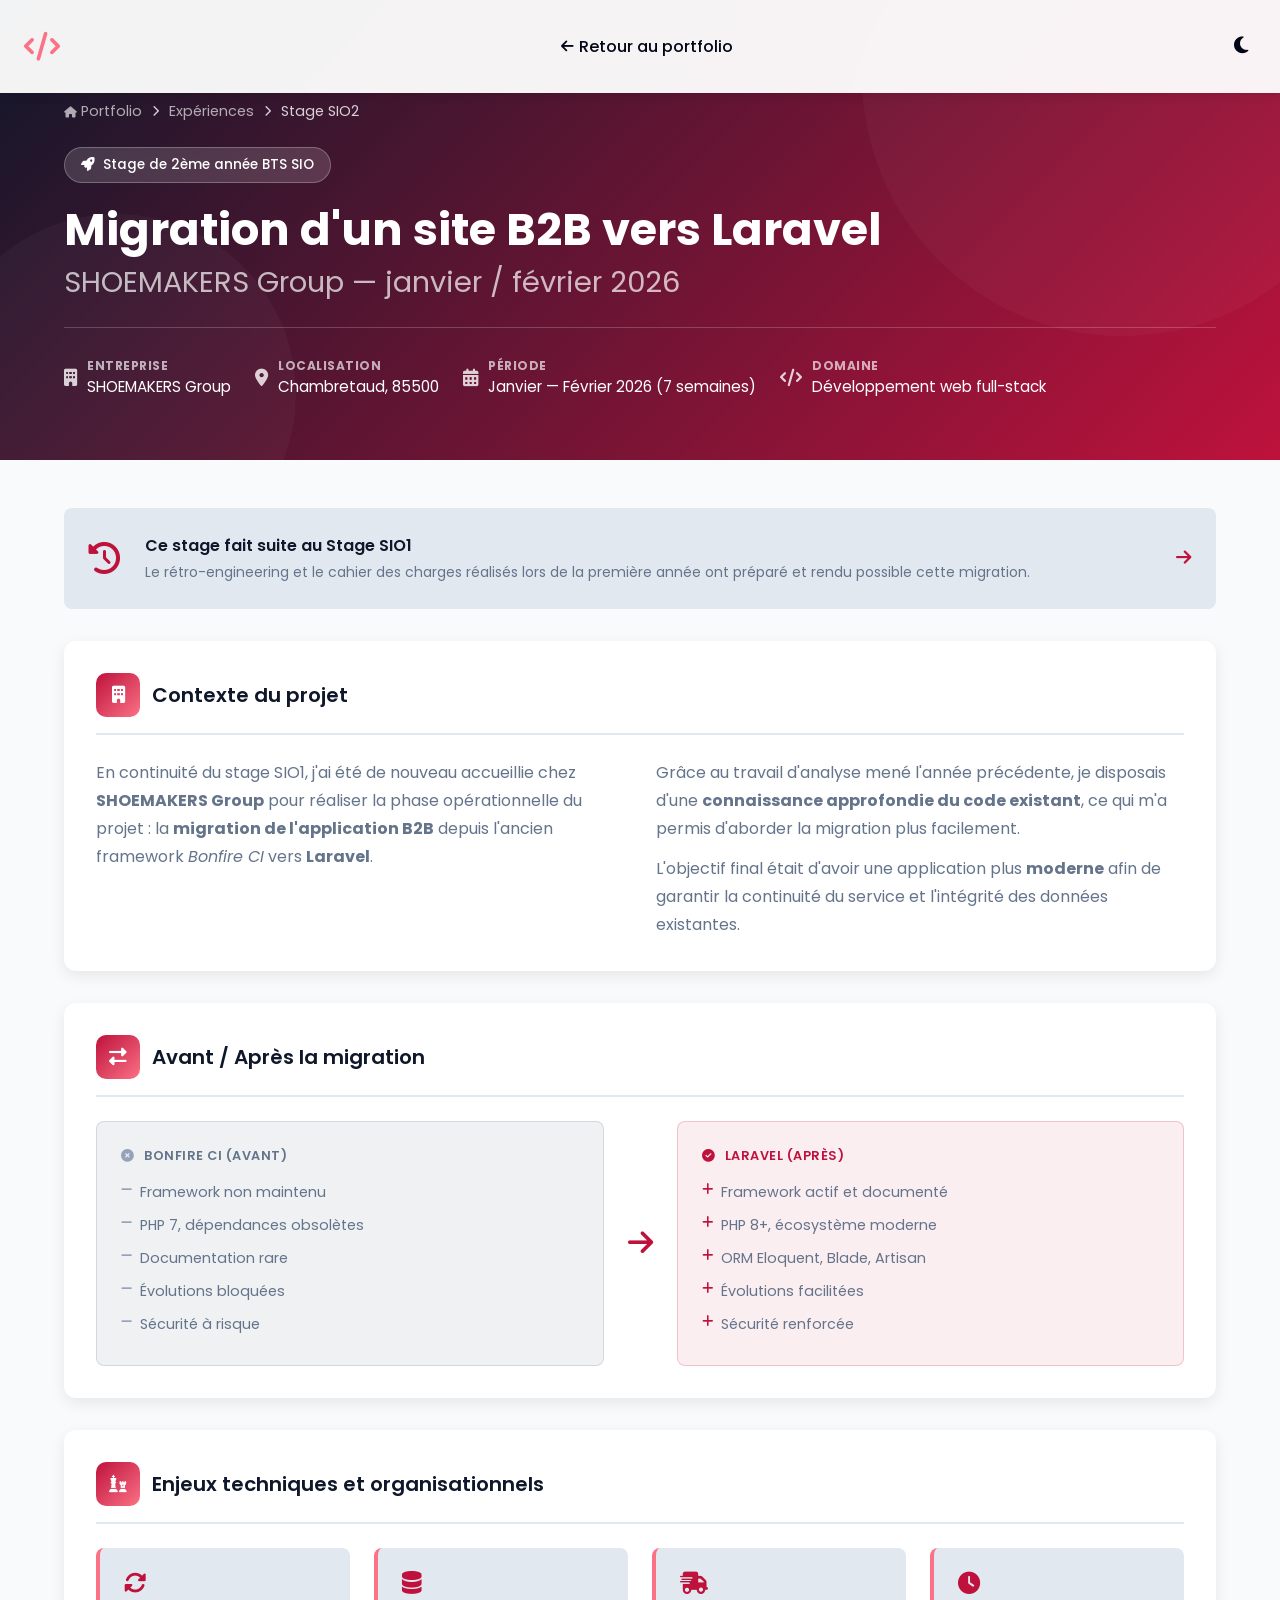
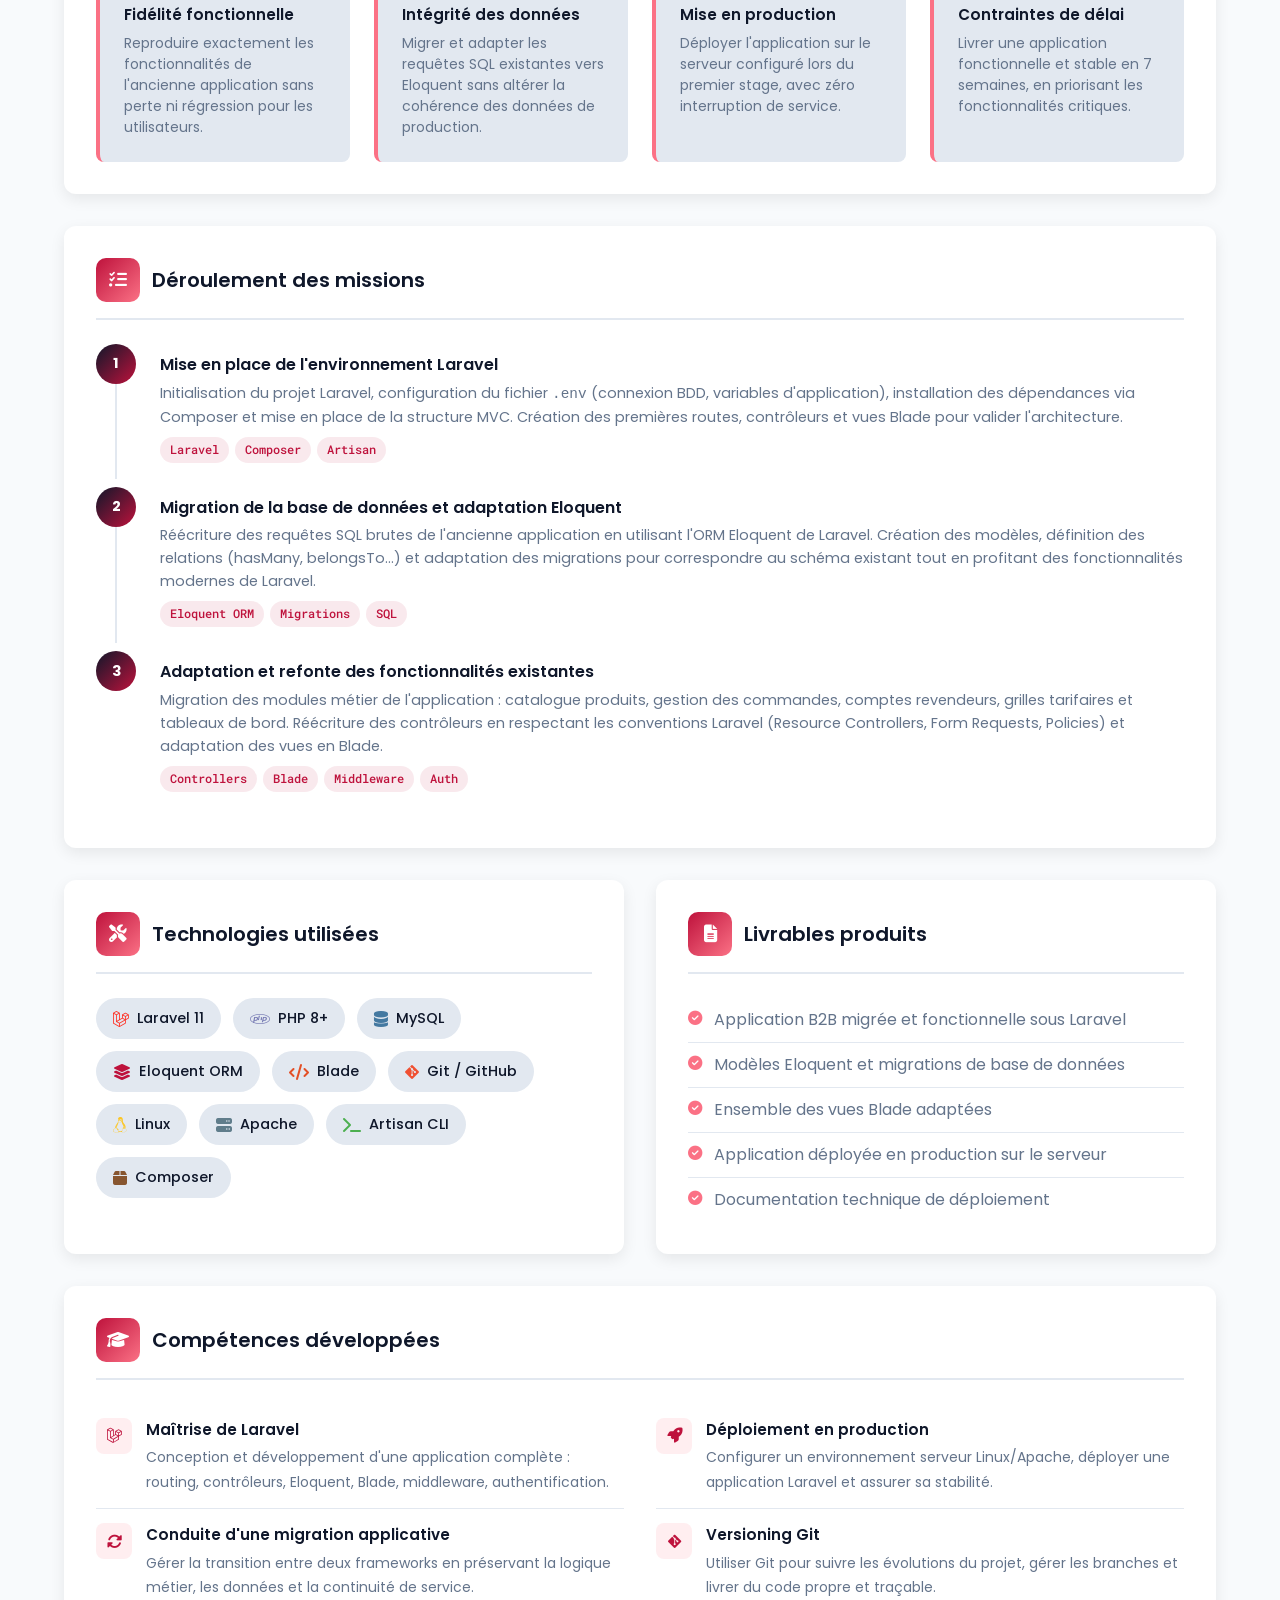
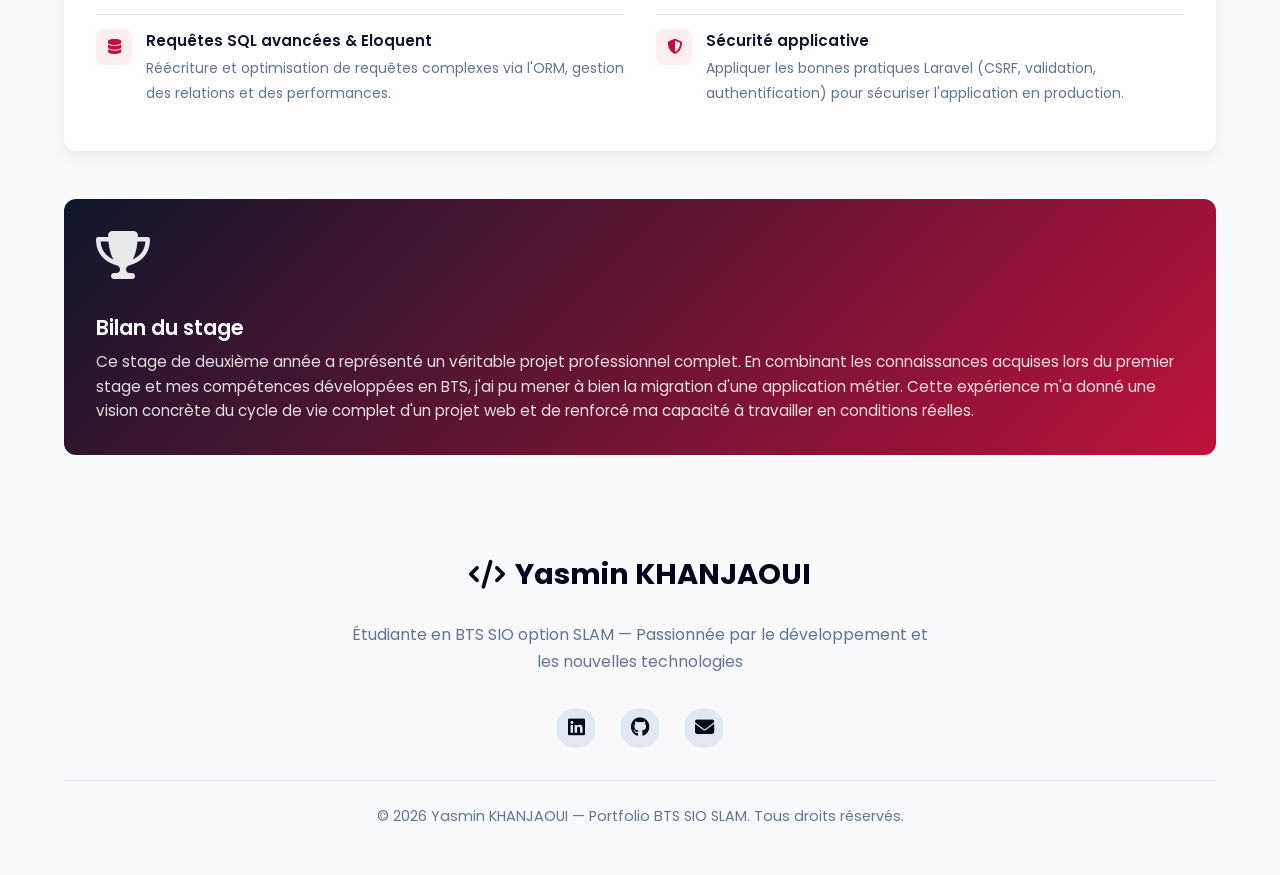
<file: stage2.html>
<!DOCTYPE html>
<html lang="fr">
<head>
    <meta charset="UTF-8">
    <meta name="viewport" content="width=device-width, initial-scale=1.0">
    <link rel="icon" href="data:image/svg+xml,<svg xmlns=%22http://www.w3.org/2000/svg%22 viewBox=%220 0 100 100%22><text y=%22.9em%22 font-size=%2290%22>👩‍💻</text></svg>">
    <title>Stage SIO2 - Yasmin KHANJAOUI</title>
    <meta name="description" content="Détails du stage SIO2 - Migration vers Laravel">
    <link rel="preconnect" href="https://fonts.googleapis.com">
    <link rel="preconnect" href="https://fonts.gstatic.com" crossorigin>
    <link href="https://fonts.googleapis.com/css2?family=Poppins:wght@300;400;500;600;700&family=Roboto+Mono:wght@300;400;500&display=swap" rel="stylesheet">
    <link rel="stylesheet" href="https://cdnjs.cloudflare.com/ajax/libs/font-awesome/6.4.0/css/all.min.css">
    <link rel="stylesheet" href="css/style.css">
    <link rel="stylesheet" href="css/responsive.css">
    <style>
        /* ===== STAGE HERO ===== */
        .stage-hero {
            padding-top: 100px;
            padding-bottom: 60px;
            background: linear-gradient(135deg, #0f172a 0%, #be123c 100%);
            color: white;
            position: relative;
            overflow: hidden;
        }
        .stage-hero::before {
            content: '';
            position: absolute;
            top: -40%;
            right: -8%;
            width: 520px;
            height: 520px;
            background: rgba(255,255,255,0.03);
            border-radius: 50%;
        }
        .stage-hero::after {
            content: '';
            position: absolute;
            bottom: -25%;
            left: -5%;
            width: 360px;
            height: 360px;
            background: rgba(255,255,255,0.03);
            border-radius: 50%;
        }
        .stage-hero .container { position: relative; z-index: 2; }
        .stage-breadcrumb {
            display: flex;
            align-items: center;
            gap: 10px;
            font-size: 0.9rem;
            opacity: 0.8;
            margin-bottom: 24px;
        }
        .stage-breadcrumb a { color: rgba(255,255,255,0.8); text-decoration: none; transition: color 0.2s; }
        .stage-breadcrumb a:hover { color: white; }
        .stage-breadcrumb i { font-size: 0.7rem; }
        .stage-hero-badge {
            display: inline-flex;
            align-items: center;
            gap: 8px;
            background: rgba(255,255,255,0.15);
            border: 1px solid rgba(255,255,255,0.25);
            padding: 6px 16px;
            border-radius: 30px;
            font-size: 0.85rem;
            font-weight: 500;
            margin-bottom: 20px;
            backdrop-filter: blur(4px);
        }
        .stage-hero h1 {
            font-size: 2.8rem;
            font-weight: 700;
            line-height: 1.2;
            margin-bottom: 16px;
        }
        .stage-hero h1 span { color: rgba(255,255,255,0.7); font-weight: 400; font-size: 1.8rem; display: block; margin-top: 8px; }
        .stage-hero-meta {
            display: flex;
            flex-wrap: wrap;
            gap: 24px;
            margin-top: 28px;
            padding-top: 28px;
            border-top: 1px solid rgba(255,255,255,0.2);
        }
        .stage-meta-item { display: flex; align-items: center; gap: 10px; font-size: 0.95rem; }
        .stage-meta-item i { font-size: 1.1rem; opacity: 0.8; }
        .stage-meta-item strong { display: block; font-size: 0.75rem; opacity: 0.65; text-transform: uppercase; letter-spacing: 0.5px; }

        /* ===== SECTIONS ===== */
        .info-block {
            background: var(--card-bg);
            border-radius: var(--border-radius-lg);
            box-shadow: var(--box-shadow);
            padding: var(--spacing-lg);
            margin-bottom: var(--spacing-lg);
            transition: transform var(--transition-normal);
        }
        .info-block:hover { transform: translateY(-3px); box-shadow: var(--box-shadow-hover); }
        .info-block-header {
            display: flex;
            align-items: center;
            gap: 12px;
            margin-bottom: var(--spacing-md);
            padding-bottom: var(--spacing-sm);
            border-bottom: 2px solid var(--light-gray);
        }
        .info-block-icon {
            width: 44px;
            height: 44px;
            border-radius: 10px;
            background: linear-gradient(135deg, var(--primary-color), var(--accent-color));
            display: flex;
            align-items: center;
            justify-content: center;
            color: white;
            font-size: 1.1rem;
            flex-shrink: 0;
        }
        .info-block-header h2 { font-size: 1.25rem; font-weight: 600; color: var(--secondary-color); margin: 0; }
        .info-block p { color: var(--gray-color); line-height: 1.75; margin-bottom: 12px; }
        .info-block p:last-child { margin-bottom: 0; }

        .two-col { display: grid; grid-template-columns: 1fr 1fr; gap: var(--spacing-lg); }
        @media (max-width: 768px) { .two-col { grid-template-columns: 1fr; } }

        .styled-list { list-style: none; padding: 0; margin: 0; }
        .styled-list li {
            display: flex;
            gap: 12px;
            padding: 10px 0;
            border-bottom: 1px solid var(--light-gray);
            color: var(--gray-color);
            line-height: 1.5;
        }
        .styled-list li:last-child { border-bottom: none; }
        .styled-list li i { color: var(--accent-color); margin-top: 3px; flex-shrink: 0; font-size: 0.9rem; }

        /* Enjeux */
        .enjeux-grid { display: grid; grid-template-columns: repeat(auto-fill, minmax(240px, 1fr)); gap: var(--spacing-md); margin-top: var(--spacing-sm); }
        .enjeu-card {
            background: var(--light-gray);
            border-radius: var(--border-radius);
            padding: var(--spacing-md);
            border-left: 4px solid var(--accent-color);
            transition: all var(--transition-fast);
        }
        .enjeu-card:hover { transform: translateX(4px); border-left-color: var(--primary-color); }
        .enjeu-card i { font-size: 1.4rem; color: var(--primary-color); margin-bottom: 8px; display: block; }
        .enjeu-card h4 { font-size: 0.95rem; font-weight: 600; color: var(--secondary-color); margin-bottom: 6px; }
        .enjeu-card p { font-size: 0.875rem; color: var(--gray-color); margin: 0; line-height: 1.5; }

        /* Tech */
        .tech-grid { display: flex; flex-wrap: wrap; gap: 12px; margin-top: var(--spacing-sm); }
        .tech-chip {
            display: inline-flex;
            align-items: center;
            gap: 8px;
            padding: 8px 16px;
            background: var(--light-gray);
            border-radius: 30px;
            font-size: 0.9rem;
            font-weight: 500;
            color: var(--secondary-color);
            border: 1px solid transparent;
            transition: all var(--transition-fast);
        }
        .tech-chip:hover { background: linear-gradient(135deg, var(--primary-color), var(--accent-color)); color: white; transform: translateY(-2px); }
        .tech-chip i { font-size: 1rem; }

        /* Avant / Après */
        .migration-compare {
            display: grid;
            grid-template-columns: 1fr auto 1fr;
            gap: var(--spacing-md);
            align-items: center;
            margin-top: var(--spacing-sm);
        }
        @media (max-width: 640px) {
            .migration-compare { grid-template-columns: 1fr; }
            .migration-arrow { transform: rotate(90deg); }
        }
        .migration-box {
            border-radius: var(--border-radius);
            padding: var(--spacing-md);
        }
        .migration-box.before {
            background: rgba(100,116,139,0.1);
            border: 1px solid rgba(100,116,139,0.2);
        }
        .migration-box.after {
            background: rgba(190,18,60,0.07);
            border: 1px solid rgba(190,18,60,0.2);
        }
        .migration-box h4 {
            font-size: 0.8rem;
            text-transform: uppercase;
            letter-spacing: 0.5px;
            margin-bottom: 10px;
            font-weight: 600;
        }
        .migration-box.before h4 { color: var(--gray-color); }
        .migration-box.after h4 { color: var(--primary-color); }
        .migration-box ul { list-style: none; padding: 0; margin: 0; }
        .migration-box ul li { padding: 5px 0; font-size: 0.9rem; color: var(--gray-color); display: flex; gap: 8px; align-items: flex-start; }
        .migration-box ul li i { margin-top: 3px; font-size: 0.8rem; }
        .migration-arrow { text-align: center; font-size: 1.8rem; color: var(--primary-color); }

        /* Timeline missions */
        .mission-timeline { margin-top: var(--spacing-sm); }
        .mission-step {
            display: flex;
            gap: var(--spacing-md);
            margin-bottom: var(--spacing-md);
            position: relative;
        }
        .mission-step:not(:last-child)::before {
            content: '';
            position: absolute;
            left: 19px;
            top: 40px;
            bottom: -16px;
            width: 2px;
            background: var(--light-gray);
        }
        .mission-step-num {
            width: 40px;
            height: 40px;
            border-radius: 50%;
            background: linear-gradient(135deg, #0f172a, var(--primary-color));
            color: white;
            display: flex;
            align-items: center;
            justify-content: center;
            font-weight: 700;
            font-size: 0.9rem;
            flex-shrink: 0;
            z-index: 1;
        }
        .mission-step-body { padding-top: 8px; }
        .mission-step-body h4 { font-size: 1rem; font-weight: 600; color: var(--secondary-color); margin-bottom: 4px; }
        .mission-step-body p { font-size: 0.9rem; color: var(--gray-color); margin: 0; line-height: 1.6; }
        .mission-tags { display: flex; flex-wrap: wrap; gap: 6px; margin-top: 8px; }
        .mission-tag {
            font-size: 0.78rem;
            padding: 3px 10px;
            background: rgba(190,18,60,0.09);
            color: var(--primary-color);
            border-radius: 20px;
            font-weight: 500;
            font-family: var(--font-secondary);
        }

        /* Compétences */
        .competence-item {
            display: flex;
            align-items: flex-start;
            gap: 14px;
            padding: 14px 0;
            border-bottom: 1px solid var(--light-gray);
        }
        .competence-item:last-child { border-bottom: none; }
        .comp-icon {
            width: 36px;
            height: 36px;
            border-radius: 8px;
            background: rgba(251,113,133,0.12);
            display: flex;
            align-items: center;
            justify-content: center;
            color: var(--primary-color);
            flex-shrink: 0;
            font-size: 0.95rem;
        }
        .comp-text h4 { font-size: 0.95rem; font-weight: 600; color: var(--secondary-color); margin-bottom: 3px; }
        .comp-text p { font-size: 0.875rem; color: var(--gray-color); margin: 0; }

        /* Lien stage 1 */
        .stage-link-card {
            display: flex;
            align-items: center;
            gap: var(--spacing-md);
            background: var(--light-gray);
            border-radius: var(--border-radius);
            padding: var(--spacing-md);
            text-decoration: none;
            color: inherit;
            transition: all var(--transition-fast);
            border: 1px solid transparent;
        }
        .stage-link-card:hover {
            border-color: var(--primary-color);
            transform: translateY(-2px);
            box-shadow: var(--box-shadow);
        }
        .stage-link-card i.big { font-size: 2rem; color: var(--primary-color); flex-shrink: 0; }
        .stage-link-card h4 { font-size: 1rem; font-weight: 600; color: var(--secondary-color); margin-bottom: 3px; }
        .stage-link-card p { font-size: 0.875rem; color: var(--gray-color); margin: 0; }
        .stage-link-card .arrow { margin-left: auto; color: var(--primary-color); font-size: 1.1rem; }

        /* Bilan banner */
        .bilan-banner {
            background: linear-gradient(135deg, #0f172a, var(--primary-color));
            border-radius: var(--border-radius-lg);
            padding: var(--spacing-lg);
            color: white;
            display: flex;
            align-items: center;
            gap: var(--spacing-lg);
            flex-wrap: wrap;
            margin-top: var(--spacing-xl);
        }
        .bilan-banner i.icon { font-size: 3rem; opacity: 0.9; flex-shrink: 0; }
        .bilan-banner h3 { font-size: 1.3rem; font-weight: 600; margin-bottom: 6px; }
        .bilan-banner p { opacity: 0.85; margin: 0; line-height: 1.6; font-size: 0.95rem; }
    </style>
</head>
<body>

    <!-- Navigation -->
    <nav class="navbar">
        <div class="nav-container">
            <a href="index.html" class="nav-logo">
                <i class="fas fa-code"></i>
            </a>
            <button class="menu-toggle" aria-label="Menu">
                <i class="fas fa-bars"></i>
            </button>
            <ul class="nav-menu">
                <li><a href="index.html" class="nav-link"><i class="fas fa-arrow-left"></i> Retour au portfolio</a></li>
            </ul>
            <div class="theme-toggle">
                <i class="fas fa-moon"></i>
            </div>
        </div>
    </nav>

    <!-- Hero -->
    <section class="stage-hero">
        <div class="container">
            <div class="stage-breadcrumb">
                <a href="index.html"><i class="fas fa-home"></i> Portfolio</a>
                <i class="fas fa-chevron-right"></i>
                <a href="index.html#experiences">Expériences</a>
                <i class="fas fa-chevron-right"></i>
                <span>Stage SIO2</span>
            </div>

            <div class="stage-hero-badge">
                <i class="fas fa-rocket"></i>
                Stage de 2ème année BTS SIO
            </div>

            <h1>
                Migration d'un site B2B vers Laravel
                <span>SHOEMAKERS Group — janvier / février 2026</span>
            </h1>

            <div class="stage-hero-meta">
                <div class="stage-meta-item">
                    <i class="fas fa-building"></i>
                    <div><strong>Entreprise</strong>SHOEMAKERS Group</div>
                </div>
                <div class="stage-meta-item">
                    <i class="fas fa-map-marker-alt"></i>
                    <div><strong>Localisation</strong>Chambretaud, 85500</div>
                </div>
                <div class="stage-meta-item">
                    <i class="fas fa-calendar-alt"></i>
                    <div><strong>Période</strong>Janvier — Février 2026 (7 semaines)</div>
                </div>
                <div class="stage-meta-item">
                    <i class="fas fa-code"></i>
                    <div><strong>Domaine</strong>Développement web full-stack</div>
                </div>
            </div>
        </div>
    </section>

    <!-- Contenu principal -->
    <main class="section">
        <div class="container">

            <!-- Lien vers stage 1 -->
            <a href="stage1.html" class="stage-link-card" style="margin-bottom: var(--spacing-lg); display: flex;">
                <i class="fas fa-history big"></i>
                <div>
                    <h4>Ce stage fait suite au Stage SIO1</h4>
                    <p>Le rétro-engineering et le cahier des charges réalisés lors de la première année ont préparé et rendu possible cette migration.</p>
                </div>
                <i class="fas fa-arrow-right arrow"></i>
            </a>

            <!-- Contexte -->
            <div class="info-block">
                <div class="info-block-header">
                    <div class="info-block-icon"><i class="fas fa-building"></i></div>
                    <h2>Contexte du projet</h2>
                </div>
                <div class="two-col">
                    <div>
                        <p>
                            En continuité du stage SIO1, j'ai été de nouveau accueillie chez <strong>SHOEMAKERS Group</strong>
                            pour réaliser la phase opérationnelle du projet : la <strong>migration de l'application B2B</strong>
                            depuis l'ancien framework <em>Bonfire CI</em> vers <strong>Laravel</strong>.
                        </p>
                    </div>
                    <div>
                        <p>
                            Grâce au travail d'analyse mené l'année précédente, je disposais d'une <strong>connaissance approfondie
                            du code existant</strong>, ce qui m'a permis d'aborder la migration plus facilement.
                        </p>
                        <p>
                            L'objectif final était d'avoir une application plus <strong>moderne</strong> afin de garantir la continuité du service et l'intégrité des données existantes.
                        </p>
                    </div>
                </div>
            </div>

            <!-- Avant / Après -->
            <div class="info-block">
                <div class="info-block-header">
                    <div class="info-block-icon"><i class="fas fa-exchange-alt"></i></div>
                    <h2>Avant / Après la migration</h2>
                </div>
                <div class="migration-compare">
                    <div class="migration-box before">
                        <h4><i class="fas fa-times-circle" style="color:#94a3b8; margin-right:6px;"></i> Bonfire CI (avant)</h4>
                        <ul>
                            <li><i class="fas fa-minus" style="color:#94a3b8;"></i> Framework non maintenu</li>
                            <li><i class="fas fa-minus" style="color:#94a3b8;"></i> PHP 7, dépendances obsolètes</li>
                            <li><i class="fas fa-minus" style="color:#94a3b8;"></i> Documentation rare</li>
                            <li><i class="fas fa-minus" style="color:#94a3b8;"></i> Évolutions bloquées</li>
                            <li><i class="fas fa-minus" style="color:#94a3b8;"></i> Sécurité à risque</li>
                        </ul>
                    </div>
                    <div class="migration-arrow">
                        <i class="fas fa-arrow-right"></i>
                    </div>
                    <div class="migration-box after">
                        <h4><i class="fas fa-check-circle" style="color:#be123c; margin-right:6px;"></i> Laravel (après)</h4>
                        <ul>
                            <li><i class="fas fa-plus" style="color:#be123c;"></i> Framework actif et documenté</li>
                            <li><i class="fas fa-plus" style="color:#be123c;"></i> PHP 8+, écosystème moderne</li>
                            <li><i class="fas fa-plus" style="color:#be123c;"></i> ORM Eloquent, Blade, Artisan</li>
                            <li><i class="fas fa-plus" style="color:#be123c;"></i> Évolutions facilitées</li>
                            <li><i class="fas fa-plus" style="color:#be123c;"></i> Sécurité renforcée</li>
                        </ul>
                    </div>
                </div>
            </div>

            <!-- Enjeux -->
            <div class="info-block">
                <div class="info-block-header">
                    <div class="info-block-icon"><i class="fas fa-chess"></i></div>
                    <h2>Enjeux techniques et organisationnels</h2>
                </div>
                <div class="enjeux-grid">
                    <div class="enjeu-card">
                        <i class="fas fa-sync-alt"></i>
                        <h4>Fidélité fonctionnelle</h4>
                        <p>Reproduire exactement les fonctionnalités de l'ancienne application sans perte ni régression pour les utilisateurs.</p>
                    </div>
                    <div class="enjeu-card">
                        <i class="fas fa-database"></i>
                        <h4>Intégrité des données</h4>
                        <p>Migrer et adapter les requêtes SQL existantes vers Eloquent sans altérer la cohérence des données de production.</p>
                    </div>
                    <div class="enjeu-card">
                        <i class="fas fa-shipping-fast"></i>
                        <h4>Mise en production</h4>
                        <p>Déployer l'application sur le serveur configuré lors du premier stage, avec zéro interruption de service.</p>
                    </div>
                    <div class="enjeu-card">
                        <i class="fas fa-clock"></i>
                        <h4>Contraintes de délai</h4>
                        <p>Livrer une application fonctionnelle et stable en 7 semaines, en priorisant les fonctionnalités critiques.</p>
                    </div>
                </div>
            </div>

            <!-- Missions -->
            <div class="info-block">
                <div class="info-block-header">
                    <div class="info-block-icon"><i class="fas fa-list-check"></i></div>
                    <h2>Déroulement des missions</h2>
                </div>
                <div class="mission-timeline">

                    <div class="mission-step">
                        <div class="mission-step-num">1</div>
                        <div class="mission-step-body">
                            <h4>Mise en place de l'environnement Laravel</h4>
                            <p>
                                Initialisation du projet Laravel, configuration du fichier <code>.env</code> (connexion BDD, variables d'application),
                                installation des dépendances via Composer et mise en place de la structure MVC.
                                Création des premières routes, contrôleurs et vues Blade pour valider l'architecture.
                            </p>
                            <div class="mission-tags">
                                <span class="mission-tag">Laravel</span>
                                <span class="mission-tag">Composer</span>
                                <span class="mission-tag">Artisan</span>
                            </div>
                        </div>
                    </div>

                    <div class="mission-step">
                        <div class="mission-step-num">2</div>
                        <div class="mission-step-body">
                            <h4>Migration de la base de données et adaptation Eloquent</h4>
                            <p>
                                Réécriture des requêtes SQL brutes de l'ancienne application en utilisant l'ORM Eloquent de Laravel.
                                Création des modèles, définition des relations (hasMany, belongsTo…) et adaptation des migrations
                                pour correspondre au schéma existant tout en profitant des fonctionnalités modernes de Laravel.
                            </p>
                            <div class="mission-tags">
                                <span class="mission-tag">Eloquent ORM</span>
                                <span class="mission-tag">Migrations</span>
                                <span class="mission-tag">SQL</span>
                            </div>
                        </div>
                    </div>

                    <div class="mission-step">
                        <div class="mission-step-num">3</div>
                        <div class="mission-step-body">
                            <h4>Adaptation et refonte des fonctionnalités existantes</h4>
                            <p>
                                Migration des modules métier de l'application : catalogue produits, gestion des commandes, comptes revendeurs,
                                grilles tarifaires et tableaux de bord. Réécriture des contrôleurs en respectant les conventions Laravel
                                (Resource Controllers, Form Requests, Policies) et adaptation des vues en Blade.
                            </p>
                            <div class="mission-tags">
                                <span class="mission-tag">Controllers</span>
                                <span class="mission-tag">Blade</span>
                                <span class="mission-tag">Middleware</span>
                                <span class="mission-tag">Auth</span>
                            </div>
                        </div>
                    </div>
                </div>
            </div>

            <!-- Stack + Livrables -->
            <div class="two-col">

                <div class="info-block" style="margin-bottom: 0;">
                    <div class="info-block-header">
                        <div class="info-block-icon"><i class="fas fa-tools"></i></div>
                        <h2>Technologies utilisées</h2>
                    </div>
                    <div class="tech-grid">
                        <span class="tech-chip"><i class="fab fa-laravel" style="color:#FF2D20"></i> Laravel 11</span>
                        <span class="tech-chip"><i class="fab fa-php" style="color:#777BB4"></i> PHP 8+</span>
                        <span class="tech-chip"><i class="fas fa-database" style="color:#4479A1"></i> MySQL</span>
                        <span class="tech-chip"><i class="fas fa-layer-group" style="color:#be123c"></i> Eloquent ORM</span>
                        <span class="tech-chip"><i class="fas fa-code" style="color:#E34F26"></i> Blade</span>
                        <span class="tech-chip"><i class="fab fa-git-alt" style="color:#F05032"></i> Git / GitHub</span>
                        <span class="tech-chip"><i class="fab fa-linux" style="color:#FCC624"></i> Linux</span>
                        <span class="tech-chip"><i class="fas fa-server" style="color:#607D8B"></i> Apache</span>
                        <span class="tech-chip"><i class="fas fa-terminal" style="color:#4CAF50"></i> Artisan CLI</span>
                        <span class="tech-chip"><i class="fas fa-box" style="color:#885630"></i> Composer</span>
                    </div>
                </div>

                <div class="info-block" style="margin-bottom: 0;">
                    <div class="info-block-header">
                        <div class="info-block-icon"><i class="fas fa-file-alt"></i></div>
                        <h2>Livrables produits</h2>
                    </div>
                    <ul class="styled-list">
                        <li><i class="fas fa-check-circle"></i> Application B2B migrée et fonctionnelle sous Laravel</li>
                        <li><i class="fas fa-check-circle"></i> Modèles Eloquent et migrations de base de données</li>
                        <li><i class="fas fa-check-circle"></i> Ensemble des vues Blade adaptées</li>
                        <li><i class="fas fa-check-circle"></i> Application déployée en production sur le serveur</li>
                        <li><i class="fas fa-check-circle"></i> Documentation technique de déploiement</li>
                    </ul>
                </div>

            </div>

            <!-- Compétences acquises -->
            <div class="info-block" style="margin-top: var(--spacing-lg);">
                <div class="info-block-header">
                    <div class="info-block-icon"><i class="fas fa-graduation-cap"></i></div>
                    <h2>Compétences développées</h2>
                </div>
                <div class="two-col">
                    <div>
                        <div class="competence-item">
                            <div class="comp-icon"><i class="fab fa-laravel"></i></div>
                            <div class="comp-text">
                                <h4>Maîtrise de Laravel</h4>
                                <p>Conception et développement d'une application complète : routing, contrôleurs, Eloquent, Blade, middleware, authentification.</p>
                            </div>
                        </div>
                        <div class="competence-item">
                            <div class="comp-icon"><i class="fas fa-sync-alt"></i></div>
                            <div class="comp-text">
                                <h4>Conduite d'une migration applicative</h4>
                                <p>Gérer la transition entre deux frameworks en préservant la logique métier, les données et la continuité de service.</p>
                            </div>
                        </div>
                        <div class="competence-item">
                            <div class="comp-icon"><i class="fas fa-database"></i></div>
                            <div class="comp-text">
                                <h4>Requêtes SQL avancées & Eloquent</h4>
                                <p>Réécriture et optimisation de requêtes complexes via l'ORM, gestion des relations et des performances.</p>
                            </div>
                        </div>
                    </div>
                    <div>
                        <div class="competence-item">
                            <div class="comp-icon"><i class="fas fa-rocket"></i></div>
                            <div class="comp-text">
                                <h4>Déploiement en production</h4>
                                <p>Configurer un environnement serveur Linux/Apache, déployer une application Laravel et assurer sa stabilité.</p>
                            </div>
                        </div>
                        <div class="competence-item">
                            <div class="comp-icon"><i class="fab fa-git-alt"></i></div>
                            <div class="comp-text">
                                <h4>Versioning Git</h4>
                                <p>Utiliser Git pour suivre les évolutions du projet, gérer les branches et livrer du code propre et traçable.</p>
                            </div>
                        </div>
                        <div class="competence-item">
                            <div class="comp-icon"><i class="fas fa-shield-alt"></i></div>
                            <div class="comp-text">
                                <h4>Sécurité applicative</h4>
                                <p>Appliquer les bonnes pratiques Laravel (CSRF, validation, authentification) pour sécuriser l'application en production.</p>
                            </div>
                        </div>
                    </div>
                </div>
            </div>

            <!-- Bilan -->
            <div class="bilan-banner">
                <i class="fas fa-trophy icon"></i>
                <div>
                    <h3>Bilan du stage</h3>
                    <p>
                        Ce stage de deuxième année a représenté un véritable projet professionnel complet.
                        En combinant les connaissances acquises lors du premier stage et mes compétences développées en BTS,
                        j'ai pu mener à bien la migration d'une application métier.
                        Cette expérience m'a donné une vision concrète du cycle de vie complet d'un projet web et de renforcé ma capacité  à travailler en conditions réelles.
                    </p>
                </div>
            </div>

        </div>
    </main>

    <!-- Footer -->
    <footer class="footer">
        <div class="container">
            <div class="footer-content">
                <div class="footer-logo">
                    <i class="fas fa-code"></i>
                    <span>Yasmin KHANJAOUI</span>
                </div>
                <p class="footer-text">Étudiante en BTS SIO option SLAM — Passionnée par le développement et les nouvelles technologies</p>
                <div class="footer-social">
                    <a href="https://linkedin.com/in/yasminkhanjaoui26" target="_blank"><i class="fab fa-linkedin"></i></a>
                    <a href="https://github.com/yasminkji" target="_blank"><i class="fab fa-github"></i></a>
                    <a href="mailto:yasminkhanjaoui@gmail.com"><i class="fas fa-envelope"></i></a>
                </div>
                <div class="footer-copyright">
                    <p>&copy; 2026 Yasmin KHANJAOUI — Portfolio BTS SIO SLAM. Tous droits réservés.</p>
                </div>
            </div>
        </div>
    </footer>

    <button id="backToTop" class="back-to-top"><i class="fas fa-chevron-up"></i></button>

    <script src="js/script.js"></script>
</body>
</html>
</file>
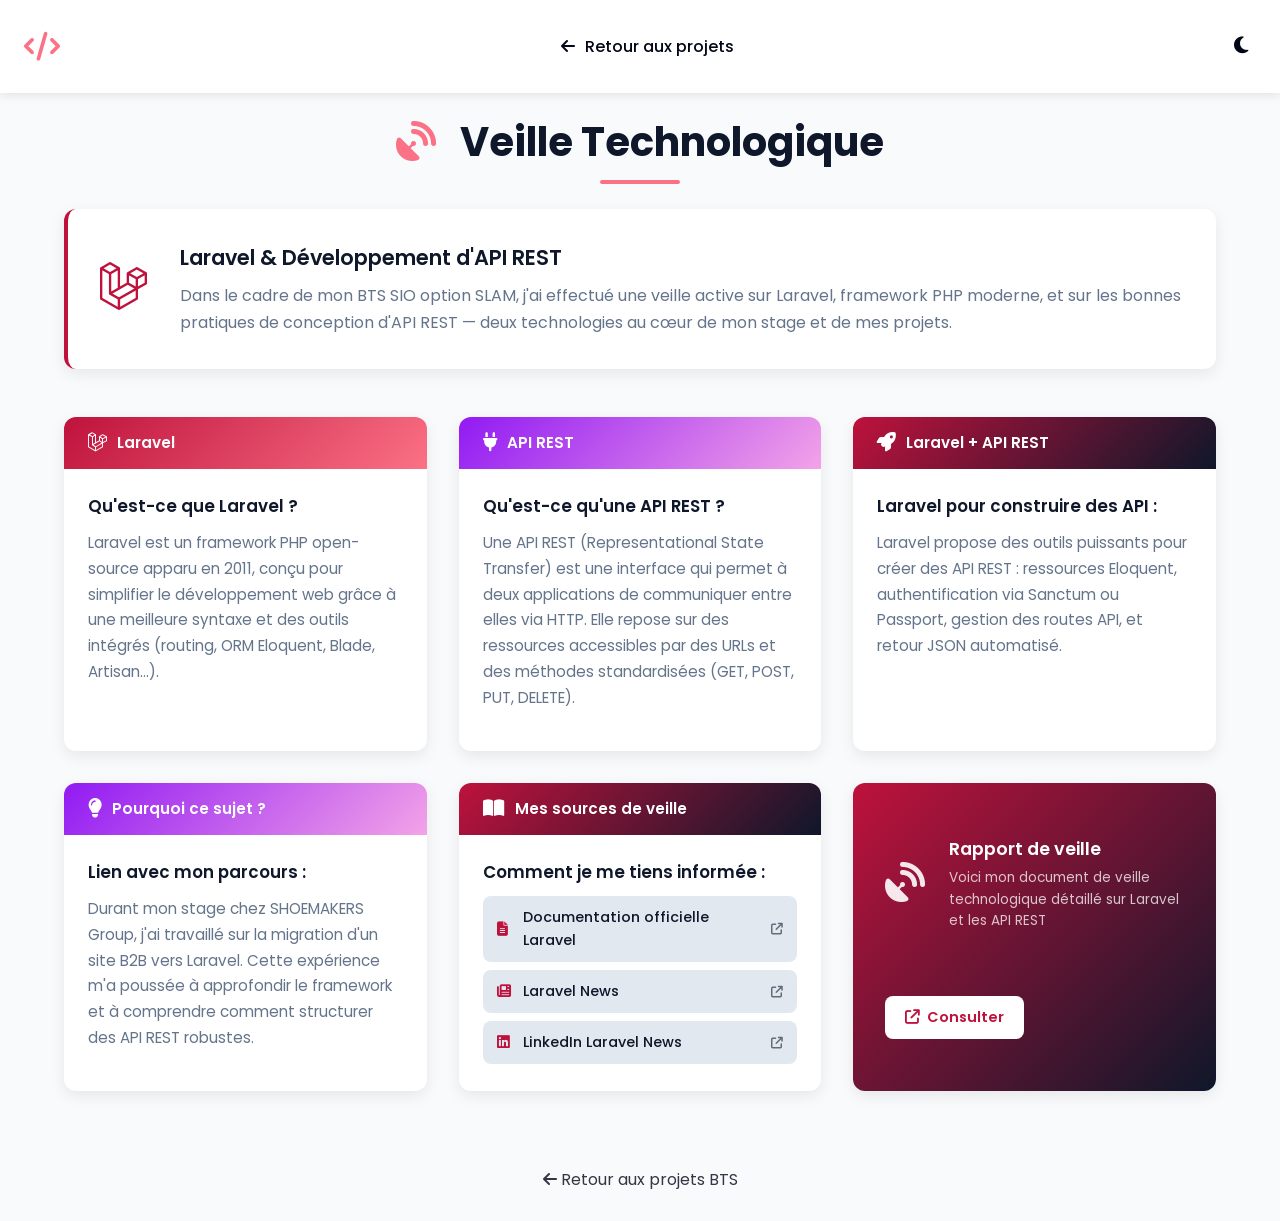
<file: veille.html>
<!DOCTYPE html>
<html lang="fr">
<head>
    <meta charset="UTF-8">
    <meta name="viewport" content="width=device-width, initial-scale=1.0">
    <title>Veille technologique - Portfolio Yasmin KHANJAOUI</title>
    <meta name="description" content="Veille technologique sur Laravel et les API REST">
    <link rel="preconnect" href="https://fonts.googleapis.com">
    <link rel="preconnect" href="https://fonts.gstatic.com" crossorigin>
    <link href="https://fonts.googleapis.com/css2?family=Poppins:wght@300;400;500;600;700&family=Roboto+Mono:wght@300;400;500&display=swap" rel="stylesheet">
    <link rel="stylesheet" href="https://cdnjs.cloudflare.com/ajax/libs/font-awesome/6.4.0/css/all.min.css">
    <link rel="stylesheet" href="css/style.css">
    <link rel="stylesheet" href="css/responsive.css">
    <style>
      .veille-page-nav{display:flex;align-items:center;justify-content:space-between;gap:20px}
      .veille-page-nav a{color:inherit;text-decoration:none;font-weight:500}
      .veille-page-nav .back-link{display:inline-flex;align-items:center;gap:10px}
      .veille-page-main{padding-top:110px;min-height:100vh}
      .veille-page-main .container{max-width:1200px}
      .veille-page-title{margin-bottom:35px}
      .veille-page-footer{text-align:center;padding:28px 16px;opacity:.8}
    </style>
</head>
<body>
    <nav class="navbar">
        <div class="nav-container veille-page-nav">
            <a href="index.html" class="nav-logo" aria-label="Retour à l'accueil"><i class="fas fa-code"></i></a>
            <a href="index.html#projets" class="back-link"><i class="fas fa-arrow-left"></i> Retour aux projets</a>
            <div class="theme-toggle"><i class="fas fa-moon"></i></div>
        </div>
    </nav>
    <main id="veille" class="section veille-page-main">
        <div class="container">
            <h2 class="section-title veille-page-title">
                <i class="fas fa-satellite-dish section-icon"></i>
                <span>Veille Technologique</span>
            </h2>

        <!-- Intro sujet -->
        <div class="veille-intro">
            <div class="veille-intro-icon">
                <i class="fab fa-laravel"></i>
            </div>
            <div class="veille-intro-text">
                <h3>Laravel & Développement d'API REST</h3>
                <p>Dans le cadre de mon BTS SIO option SLAM, j'ai effectué une veille active sur Laravel,
                   framework PHP moderne, et sur les bonnes pratiques de conception d'API REST —
                   deux technologies au cœur de mon stage et de mes projets.</p>
            </div>
        </div>

        <div class="veille-grid">

            <!-- Carte 1 : C'est quoi Laravel -->
            <div class="veille-card">
                <div class="veille-card-header veille-color-laravel">
                    <i class="fab fa-laravel"></i>
                    <span>Laravel</span>
                </div>
                <div class="veille-card-body">
                    <h3>Qu'est-ce que Laravel ?</h3>
                    <p>Laravel est un framework PHP open-source apparu en 2011, conçu pour
                       simplifier le développement web grâce à une meilleure syntaxe  et
                       des outils intégrés (routing, ORM Eloquent, Blade, Artisan...).</p>
                </div>
            </div>

            <!-- Carte 2 : API REST -->
            <div class="veille-card">
                <div class="veille-card-header veille-color-api">
                    <i class="fas fa-plug"></i>
                    <span>API REST</span>
                </div>
                <div class="veille-card-body">
                    <h3>Qu'est-ce qu'une API REST ?</h3>
                    <p>Une API REST (Representational State Transfer) est une interface qui permet
                       à deux applications de communiquer entre elles via HTTP. Elle repose sur des ressources
                       accessibles par des URLs et des méthodes standardisées (GET, POST, PUT, DELETE).</p>
                </div>
            </div>

            <!-- Carte 3 : Laravel + API REST -->
            <div class="veille-card">
                <div class="veille-card-header veille-color-combo">
                    <i class="fas fa-rocket"></i>
                    <span>Laravel + API REST</span>
                </div>
                <div class="veille-card-body">
                    <h3>Laravel pour construire des API : </h3>
                    <p>Laravel propose des outils puissants pour créer des API REST :
                       ressources Eloquent, authentification via Sanctum ou Passport,
                       gestion des routes API, et retour JSON automatisé.</p>
                </div>
            </div>

            <!-- Carte 4 : Pourquoi cette veille -->
            <div class="veille-card">
                <div class="veille-card-header veille-color-why">
                    <i class="fas fa-lightbulb"></i>
                    <span>Pourquoi ce sujet ?</span>
                </div>
                <div class="veille-card-body">
                    <h3>Lien avec mon parcours : </h3>
                    <p>Durant mon stage chez SHOEMAKERS Group, j'ai travaillé sur la migration
                       d'un site B2B vers Laravel. Cette expérience m'a poussée à approfondir
                       le framework et à comprendre comment structurer des API REST robustes.</p>
                </div>
            </div>

            <!-- Carte 5 : Sources -->
            <div class="veille-card veille-card--sources">
                <div class="veille-card-header veille-color-sources">
                    <i class="fas fa-book-open"></i>
                    <span>Mes sources de veille</span>
                </div>
                <div class="veille-card-body">
                    <h3>Comment je me tiens informée : </h3>
                    <div class="veille-sources-list">
                        <a href="https://laravel.com/docs" target="_blank" class="veille-source">
                            <i class="fas fa-file-alt"></i>
                            <span>Documentation officielle Laravel</span>
                            <i class="fas fa-arrow-up-right-from-square veille-source-arrow"></i>
                        </a>
                        <a href="https://laravel-news.com" target="_blank" class="veille-source">
                            <i class="fas fa-newspaper"></i>
                            <span>Laravel News</span>
                            <i class="fas fa-arrow-up-right-from-square veille-source-arrow"></i>
                        </a>
                        <a href="https://www.linkedin.com/company/laravel-news/posts/?feedView=all" target="_blank" class="veille-source">
                            <i class="fab fa-linkedin"></i>
                            <span>LinkedIn Laravel News</span>
                            <i class="fas fa-arrow-up-right-from-square veille-source-arrow"></i>
                        </a>
                    </div>
                </div>
            </div>

            <!-- CTA lien veille -->
            <div class="veille-card veille-card--cta">
                <div class="veille-cta-content">
                    <div class="veille-cta-icon">
                        <i class="fas fa-satellite-dish"></i>
                    </div>
                    <div class="veille-cta-text">
                        <h3>Rapport de veille </h3>
                        <p>Voici mon document de veille technologique détaillé sur Laravel et les API REST</p>
                    </div>
                    <a href="assets/Veille_Laravel.pdf" target="_blank" class="veille-cta-btn">
                        <i class="fas fa-arrow-up-right-from-square"></i>
                        Consulter
                    </a>
                </div>
            </div>

        </div>
        </div>
    </main>
    <footer class="veille-page-footer">
        <a href="index.html#projets"> <i class="fas fa-arrow-left"></i> Retour aux projets BTS</a>
    </footer>
    <script src="js/script.js"></script>
</body>
</html>
</file>
<file: css/style.css>
/* ===== RESET & BASE ===== */
* {
    margin: 0;
    padding: 0;
    box-sizing: border-box;
}

:root {
    /* Couleurs principales - Thème clair */
    --primary-color: #be123c;
    --secondary-color: #0f172a;
    --accent-color: #fb7185;
    --light-color: #f8fafc;
    --dark-color: #020617;
    --gray-color: #64748b;
    --light-gray: #e2e8f0;
    
    /* Couleurs supplémentaires */
    --success-color: #28a745;
    --warning-color: #ffc107;
    --danger-color: #dc3545;
    --info-color: #17a2b8;
    
    /* COULEURS SPÉCIFIQUES POUR COMPOSANTS */
    --navbar-bg: rgba(255, 255, 255, 0.95);
    --navbar-text: var(--dark-color);
    --card-bg: white;
    --footer-bg: var(--secondary-color);
    --footer-text: white;
    --contact-form-bg: white;
    --input-bg: var(--light-color);
    
    /* Typographie */
    --font-primary: 'Poppins', sans-serif;
    --font-secondary: 'Roboto Mono', monospace;
    
    /* Espacements */
    --spacing-xs: 0.5rem;
    --spacing-sm: 1rem;
    --spacing-md: 1.5rem;
    --spacing-lg: 2rem;
    --spacing-xl: 3rem;
    
    /* Bordures */
    --border-radius: 8px;
    --border-radius-lg: 12px;
    --box-shadow: 0 5px 15px rgba(0, 0, 0, 0.08);
    --box-shadow-hover: 0 10px 25px rgba(0, 0, 0, 0.12);
    
    /* Transitions */
    --transition-fast: 0.2s ease;
    --transition-normal: 0.3s ease;
    --transition-slow: 0.5s ease;
}

/* THÈME SOMBRE - Version douce */
[data-theme="dark"] {
    --light-color: #0f172a;
    --dark-color: #f1f5f9;
    --gray-color: #94a3b8;
    --light-gray: #1e293b;
    
    /* Ajustement des couleurs pour thème sombre */
    --primary-color: #fda4af;
    --accent-color: #fb7185;
    --secondary-color: #cbd5e1;
    
    /* Couleurs supplémentaires ajustées */
    --success-color: #34d399;
    --warning-color: #fbbf24;
    --danger-color: #f87171;
    --info-color: #60a5fa;
    
    /* COULEURS SPÉCIFIQUES POUR COMPOSANTS - THÈME SOMBRE */
    --navbar-bg: rgba(15, 23, 42, 0.95);
    --navbar-text: var(--gray-color);
    --card-bg: var(--light-gray);
    --footer-bg: var(--light-gray);
    --footer-text: var(--dark-color);
    --contact-form-bg: var(--light-gray);
    --input-bg: var(--light-color);
}

html {
    scroll-behavior: smooth;
}

/* ===== BACKGROUND ANIMÉ MODERNE ===== */
.gradient-background {
    position: absolute;
    top: 0;
    left: 0;
    width: 100%;
    height: 100%;
    z-index: 0;
    overflow: hidden;
}

.gradient-sphere {
    position: absolute;
    border-radius: 50%;
    filter: blur(60px);
    opacity: 0.7;
    mix-blend-mode: screen;
}

/* Sphère 1 - Rose primaire */
.sphere-1 {
    width: 40vw;
    height: 40vw;
    background: linear-gradient(40deg, 
        rgba(190, 18, 60, 0.8),     /* #be123c */
        rgba(251, 113, 133, 0.4)    /* #fb7185 */
    );
    top: -10%;
    left: -10%;
    animation: float-1 20s ease-in-out infinite alternate;
}

/* Sphère 2 - Bleu nuit */
.sphere-2 {
    width: 45vw;
    height: 45vw;
    background: linear-gradient(240deg, 
        rgba(15, 23, 42, 0.8),      /* #0f172a */
        rgba(32, 44, 77, 0.4)       /* Bleu nuit plus clair */
    );
    bottom: -20%;
    right: -10%;
    animation: float-2 22s ease-in-out infinite alternate-reverse;
}

/* Sphère 3 - Mixte */
.sphere-3 {
    width: 30vw;
    height: 30vw;
    background: linear-gradient(120deg, 
        rgba(190, 18, 60, 0.5),     /* #be123c */
        rgba(15, 23, 42, 0.3)       /* #0f172a */
    );
    top: 60%;
    left: 20%;
    animation: float-3 18s ease-in-out infinite alternate;
}

.glow {
    position: absolute;
    width: 40vw;
    height: 40vh;
    background: radial-gradient(circle, 
        rgba(251, 113, 133, 0.2),   /* #fb7185 */
        transparent 70%
    );
    top: 50%;
    left: 50%;
    transform: translate(-50%, -50%);
    z-index: 1;
    animation: pulse 10s infinite alternate;
    filter: blur(40px);
    opacity: 0.5;
}

.grid-overlay {
    position: absolute;
    top: 0;
    left: 0;
    width: 100%;
    height: 100%;
    background-size: 50px 50px;
    background-image: 
        linear-gradient(to right, rgba(255, 255, 255, 0.02) 1px, transparent 1px),
        linear-gradient(to bottom, rgba(255, 255, 255, 0.02) 1px, transparent 1px);
    z-index: 1;
    pointer-events: none;
}

.noise-overlay {
    position: absolute;
    top: 0;
    left: 0;
    width: 100%;
    height: 100%;
    opacity: 0.03;
    z-index: 2;
    background-image: url("data:image/svg+xml,%3Csvg viewBox='0 0 200 200' xmlns='http://www.w3.org/2000/svg'%3E%3Cfilter id='noiseFilter'%3E%3CfeTurbulence type='fractalNoise' baseFrequency='0.65' numOctaves='3' stitchTiles='stitch'/%3E%3C/filter%3E%3Crect width='100%25' height='100%25' filter='url(%23noiseFilter)'/%3E%3C/svg%3E");
    pointer-events: none;
}

.particles-container {
    position: absolute;
    top: 0;
    left: 0;
    width: 100%;
    height: 100%;
    z-index: 1;
    pointer-events: none;
}

.particle {
    position: absolute;
    background: rgba(251, 113, 133, 0.6); /* #fb7185 */
    border-radius: 50%;
    opacity: 0;
    pointer-events: none;
}

/* Animations */
@keyframes float-1 {
    0% {
        transform: translate(0, 0) scale(1) rotate(0deg);
    }
    100% {
        transform: translate(5%, 10%) scale(1.1) rotate(5deg);
    }
}

@keyframes float-2 {
    0% {
        transform: translate(0, 0) scale(1) rotate(0deg);
    }
    100% {
        transform: translate(-8%, -6%) scale(1.15) rotate(-5deg);
    }
}

@keyframes float-3 {
    0% {
        transform: translate(0, 0) scale(1);
        opacity: 0.4;
    }
    100% {
        transform: translate(-5%, 8%) scale(1.05);
        opacity: 0.7;
    }
}

@keyframes pulse {
    0% {
        opacity: 0.3;
        transform: translate(-50%, -50%) scale(0.9);
    }
    100% {
        opacity: 0.7;
        transform: translate(-50%, -50%) scale(1.1);
    }
}

/* Ajustements pour votre structure existante */
#accueil.hero {
    position: relative;
    overflow: hidden;
    min-height: 100vh;
    display: flex;
    align-items: center;
    background: transparent !important; /* Important pour ne pas cacher l'animation */
}

#accueil .container {
    position: relative;
    z-index: 10;
}

#accueil .hero-content {
    position: relative;
    z-index: 10;
}

/* Ajustements couleurs texte pour lisibilité */
#accueil .hero-title .name {
    color: white;
    text-shadow: 0 2px 10px rgba(0, 0, 0, 0.3);
}

#accueil .hero-description {
    color: rgba(255, 255, 255, 0.9);
    text-shadow: 0 1px 5px rgba(0, 0, 0, 0.2);
}

#accueil .greeting {
    color: rgba(255, 255, 255, 0.8);
}

/* Version mobile */
@media (max-width: 768px) {
    .gradient-sphere {
        filter: blur(40px);
        opacity: 0.5;
    }
    
    .sphere-1,
    .sphere-2,
    .sphere-3 {
        width: 60vw;
        height: 60vw;
    }
    
    .glow {
        filter: blur(30px);
        opacity: 0.3;
    }
}

body {
    font-family: var(--font-primary);
    line-height: 1.6;
    color: var(--dark-color);
    background-color: var(--light-color);
    transition: background-color var(--transition-normal);
}

.container {
    width: 100%;
    max-width: 1200px;
    margin: 0 auto;
    padding: 0 var(--spacing-md);
}

.section {
    padding: var(--spacing-xl) 0;
}

.bg-light {
    background-color: var(--light-gray);
}

.section-title {
    font-size: 2.5rem;
    font-weight: 700;
    text-align: center;
    margin-bottom: var(--spacing-xl);
    position: relative;
    color: var(--secondary-color);
}

.section-title .section-icon {
    margin-right: var(--spacing-sm);
    color: var(--accent-color);
}

.section-title::after {
    content: '';
    position: absolute;
    bottom: -10px;
    left: 50%;
    transform: translateX(-50%);
    width: 80px;
    height: 4px;
    background-color: var(--accent-color);
    border-radius: 2px;
}

/* ===== NAVIGATION ===== */
.navbar {
    position: fixed;
    top: 0;
    left: 0;
    width: 100%;
    background-color: var(--navbar-bg);
    backdrop-filter: blur(10px);
    box-shadow: 0 2px 10px rgba(0, 0, 0, 0.1);
    z-index: 1000;
    transition: all var(--transition-normal);
}

.nav-container {
    display: flex;
    justify-content: space-between;
    align-items: center;
    padding: 0.5rem var(--spacing-md);
}

.nav-logo {
    display: flex;
    align-items: center;
    text-decoration: none;
    color: var(--secondary-color);
    font-size: 1.5rem;
    font-weight: 700;
}

.nav-logo i {
    margin-right: var(--spacing-xs);
    font-size: 1.8rem;
    color: var(--accent-color);
}

.nav-menu {
    display: flex;
    list-style: none;
    gap: var(--spacing-md);
}

.nav-link {
    text-decoration: none;
    color: var(--navbar-text);
    font-weight: 500;
    padding: var(--spacing-xs) var(--spacing-sm);
    border-radius: var(--border-radius);
    transition: all var(--transition-fast);
    display: flex;
    align-items: center;
    gap: 5px;
}

.nav-link:hover,
.nav-link.active {
    color: var(--primary-color);
    background-color: rgba(190, 18, 60, 0.1);
}

.nav-link i {
    font-size: 0.9rem;
}

.menu-toggle {
    display: none;
    background: none;
    border: none;
    font-size: 1.5rem;
    color: var(--navbar-text);
    cursor: pointer;
    padding: var(--spacing-xs);
}

.theme-toggle {
    cursor: pointer;
    font-size: 1.2rem;
    color: var(--navbar-text);
    padding: var(--spacing-xs);
    border-radius: 50%;
    transition: all var(--transition-fast);
}

.theme-toggle:hover {
    background-color: var(--light-gray);
}

/* ===== HERO SECTION ===== */
.hero {
    padding-top: 120px;
    min-height: 100vh;
    display: flex;
    align-items: center;
    background: linear-gradient(135deg, rgba(190, 18, 60, 0.05) 0%, rgba(15, 23, 42, 0.05) 100%);
}

.hero-content {
    display: grid;
    grid-template-columns: 1fr 1fr;
    gap: var(--spacing-xl);
    align-items: center;
}

.hero-title {
    font-size: 3rem;
    font-weight: 700;
    line-height: 1.2;
    margin-bottom: var(--spacing-md);
}

.greeting {
    display: block;
    font-size: 1.5rem;
    font-weight: 400;
    color: var(--gray-color);
    margin-bottom: 5px;
}

.name {
    display: block;
    color: var(--secondary-color);
}

.title {
    display: block;
    font-size: 1.8rem;
    font-weight: 500;
    margin-top: 10px;
}

.highlight {
    color: var(--accent-color);
    font-weight: 600;
}

.hero-description {
    font-size: 1.1rem;
    color: var(--gray-color);
    margin-bottom: var(--spacing-lg);
    max-width: 600px;
}

.hero-actions {
    display: flex;
    gap: var(--spacing-md);
    margin-bottom: var(--spacing-lg);
}

.btn {
    display: inline-flex;
    align-items: center;
    gap: 8px;
    padding: 12px 24px;
    border-radius: var(--border-radius);
    font-weight: 500;
    text-decoration: none;
    transition: all var(--transition-normal);
    border: none;
    cursor: pointer;
    font-size: 1rem;
}

.btn-primary {
    background-color: var(--primary-color);
    color: white;
}

.btn-primary:hover {
    background-color: var(--secondary-color);
    transform: translateY(-2px);
    box-shadow: var(--box-shadow-hover);
}

.btn-secondary {
    background-color: transparent;
    color: var(--primary-color);
    border: 2px solid var(--primary-color);
}

.btn-secondary:hover {
    background-color: var(--primary-color);
    color: white;
    transform: translateY(-2px);
}

.btn-block {
    display: block;
    width: 100%;
    text-align: center;
    justify-content: center;
}

.hero-social {
    display: flex;
    gap: var(--spacing-md);
}

.social-link {
    display: inline-flex;
    align-items: center;
    justify-content: center;
    width: 40px;
    height: 40px;
    background-color: var(--light-gray);
    border-radius: 50%;
    color: var(--dark-color);
    font-size: 1.2rem;
    transition: all var(--transition-fast);
    text-decoration: none;
}

.social-link:hover {
    background-color: var(--primary-color);
    color: white;
    transform: translateY(-3px);
}

.hero-image {
    display: flex;
    justify-content: center;
    align-items: center;
}

.avatar-container {
    position: relative;
    width: 300px;
    height: 300px;
    border-radius: 50%;
    background: linear-gradient(135deg, var(--primary-color), var(--accent-color));
    display: flex;
    align-items: center;
    justify-content: center;
    box-shadow: var(--box-shadow-hover);
}

.avatar-placeholder {
    width: 280px;
    height: 280px;
    border-radius: 50%;
    background-color: var(--light-color);
    display: flex;
    align-items: center;
    justify-content: center;
    font-size: 8rem;
    color: var(--gray-color);
}

.status-badge {
    position: absolute;
    bottom: 20px;
    right: 20px;
    background-color: white;
    padding: 5px 15px;
    border-radius: 20px;
    font-size: 0.9rem;
    font-weight: 500;
    box-shadow: 0 3px 10px rgba(0, 0, 0, 0.1);
    display: flex;
    align-items: center;
    gap: 5px;
}

.status-dot {
    width: 8px;
    height: 8px;
    background-color: var(--success-color);
    border-radius: 50%;
    animation: pulse 2s infinite;
}

@keyframes pulse {
    0% { opacity: 1; }
    50% { opacity: 0.5; }
    100% { opacity: 1; }
}

/* ===== PROFIL SECTION ===== */
.profile-grid {
    display: grid;
    grid-template-columns: repeat(auto-fit, minmax(300px, 1fr));
    gap: var(--spacing-lg);
    margin-top: var(--spacing-xl);
}

.profile-card {
    background-color: var(--card-bg);
    border-radius: var(--border-radius-lg);
    box-shadow: var(--box-shadow);
    overflow: hidden;
    transition: transform var(--transition-normal);
}

.profile-card:hover {
    transform: translateY(-5px);
    box-shadow: var(--box-shadow-hover);
}

.card-header {
    background: linear-gradient(to right, var(--primary-color), var(--secondary-color));
    color: white;
    padding: var(--spacing-md);
    display: flex;
    align-items: center;
    gap: var(--spacing-sm);
}

.card-header i {
    font-size: 1.5rem;
}

.card-body {
    padding: var(--spacing-md);
}

.info-list {
    list-style: none;
}

.info-list li {
    display: flex;
    align-items: center;
    gap: 10px;
    padding: 8px 0;
    border-bottom: 1px solid var(--light-gray);
}

.info-list li:last-child {
    border-bottom: none;
}

.info-list i {
    width: 20px;
    color: var(--primary-color);
}

.goal-text {
    margin-bottom: var(--spacing-sm);
    line-height: 1.7;
}

.interests-container {
    display: flex;
    flex-wrap: wrap;
    gap: 10px;
}

.interest-tag {
    background-color: var(--light-gray);
    padding: 6px 12px;
    border-radius: 20px;
    font-size: 0.9rem;
    display: inline-flex;
    align-items: center;
    gap: 5px;
    transition: all var(--transition-fast);
}

.interest-tag:hover {
    background-color: var(--primary-color);
    color: white;
    transform: translateY(-2px);
}

/* ===== FORMATION SECTION ===== */
.timeline {
    position: relative;
    max-width: 800px;
    margin: var(--spacing-xl) auto;
    padding-left: 50px;
}

.timeline::before {
    content: '';
    position: absolute;
    left: 0;
    top: 0;
    bottom: 0;
    width: 3px;
    background: linear-gradient(to bottom, var(--primary-color), var(--accent-color));
    border-radius: 3px;
}

.timeline-item {
    position: relative;
    margin-bottom: var(--spacing-xl);
}

.timeline-dot {
    position: absolute;
    left: -58px;
    top: 5px;
    width: 16px;
    height: 16px;
    background-color: var(--accent-color);
    border-radius: 50%;
    border: 3px solid var(--light-color);
    z-index: 1;
}

.timeline-date {
    position: absolute;
    left: -150px;
    top: 0;
    width: 100px;
    text-align: right;
    font-weight: 600;
    color: var(--primary-color);
    font-family: var(--font-secondary);
}

.timeline-content {
    background-color: var(--card-bg);
    padding: var(--spacing-md);
    border-radius: var(--border-radius);
    box-shadow: var(--box-shadow);
}

.timeline-title {
    font-size: 1.3rem;
    color: var(--secondary-color);
    margin-bottom: 5px;
}

.timeline-subtitle {
    color: var(--primary-color);
    font-weight: 500;
    margin-bottom: var(--spacing-sm);
}

.timeline-description {
    color: var(--gray-color);
    margin-bottom: var(--spacing-sm);
}

.timeline-list {
    padding-left: var(--spacing-md);
    margin-bottom: var(--spacing-sm);
}

.timeline-list li {
    margin-bottom: 5px;
}

.timeline-projects {
    background-color: rgba(190, 18, 60, 0.05);
    padding: var(--spacing-sm);
    border-radius: var(--border-radius);
    border-left: 3px solid var(--accent-color);
}

.project-tags {
    display: flex;
    flex-wrap: wrap;
    gap: 8px;
    margin-top: 8px;
}

.project-tags span {
    background-color: var(--light-gray);
    padding: 4px 10px;
    border-radius: 15px;
    font-size: 0.85rem;
}

/* ===== COMPETENCES SECTION ===== */
.skills-container {
    max-width: 1000px;
    margin: var(--spacing-xl) auto 0;
}

.skill-category {
    margin-bottom: var(--spacing-xl);
}

.skill-category-title {
    display: flex;
    align-items: center;
    gap: 10px;
    font-size: 1.5rem;
    color: var(--secondary-color);
    margin-bottom: var(--spacing-lg);
}

.skill-category-title i {
    color: var(--accent-color);
}

.skill-items {
    background-color: var(--card-bg); /* mode clair */
    padding: var(--spacing-md);
    border-radius: var(--border-radius);
    box-shadow: var(--box-shadow);
}

/* Mode sombre : rectangle plus foncé que la section */
[data-theme="dark"] .skill-items {
    background-color: #0f172a;
    box-shadow: 0 8px 24px rgba(0, 0, 0, 0.4);
}

.skill-item {
    margin-bottom: var(--spacing-md);
}

.skill-item:last-child {
    margin-bottom: 0;
}

.skill-info {
    display: flex;
    justify-content: space-between;
    margin-bottom: 8px;
}

.skill-name {
    font-weight: 500;
}

.skill-level {
    color: var(--primary-color);
    font-weight: 600;
}

.skill-bar {
    height: 10px;
    background-color: var(--light-gray);
    border-radius: 5px;
    overflow: hidden;
}

/*Mode sombre : fond de barre plus foncé */
[data-theme="dark"] .skill-bar {
    background-color: #020617;
}

.skill-progress {
    height: 100%;
    background: linear-gradient(
        to right,
        var(--primary-color),
        var(--accent-color)
    );
    border-radius: 5px;
    width: 0;
    transition: width 1.5s ease-in-out;
}

.skill-tags {
    display: flex;
    flex-wrap: wrap;
    gap: 10px;
}

.skill-tag {
    display: inline-flex;
    align-items: center;
    gap: 8px;
    background-color: var(--light-gray); /* mode clair */
    color: var(--dark-color);
    padding: 10px 15px;
    border-radius: var(--border-radius);
    box-shadow: var(--box-shadow);
    font-weight: 500;
    border: 1px solid rgba(251, 113, 133, 0.2);
    transition: all var(--transition-fast);
}

/*Mode sombre : tags */
[data-theme="dark"] .skill-tag {
    background: linear-gradient(
        135deg,
        rgba(253, 164, 175, 0.15),
        rgba(51, 65, 85, 0.15)
    );
    color: #f1f5f9;
    border: 1px solid rgba(253, 164, 175, 0.3);
    box-shadow: 0 4px 12px rgba(0, 0, 0, 0.2);
}

.skill-tag i {
    font-size: 1.1rem;
}

[data-theme="dark"] .skill-tag i {
    color: var(--accent-color);
}

.skill-tag:hover {
    background: linear-gradient(
        135deg,
        var(--primary-color),
        var(--accent-color)
    );
    color: white;
    transform: translateY(-3px);
    box-shadow: var(--box-shadow-hover);
    border-color: transparent;
}

.skill-tag:hover i {
    color: white;
}

/* ===== TABLEAU DE COMPÉTENCES CTA ===== */
.competences-cta {
    background: linear-gradient(135deg, var(--primary-color), var(--secondary-color));
    border-radius: var(--border-radius-lg);
    padding: var(--spacing-lg) !important;
    border: none !important;
    box-shadow: var(--box-shadow-hover);
}

.competences-cta-content {
    display: flex;
    align-items: center;
    gap: var(--spacing-md);
    flex-wrap: wrap;
}

.competences-cta-icon {
    font-size: 2.5rem;
    color: rgba(255, 255, 255, 0.9);
    flex-shrink: 0;
}

.competences-cta-text {
    flex: 1;
    min-width: 200px;
}

.competences-cta-text h3 {
    color: white;
    font-size: 1.2rem;
    font-weight: 600;
    margin-bottom: 4px;
}

.competences-cta-text p {
    color: rgba(255, 255, 255, 0.75);
    font-size: 0.9rem;
    margin: 0;
}

.competences-cta-btn {
    display: inline-flex;
    align-items: center;
    gap: 8px;
    background: white;
    color: var(--primary-color);
    padding: 10px 20px;
    border-radius: var(--border-radius);
    font-weight: 600;
    font-size: 0.95rem;
    text-decoration: none;
    transition: all var(--transition-fast);
    flex-shrink: 0;
    white-space: nowrap;
}

.competences-cta-btn:hover {
    background: var(--primary-color);
    color: white;
    transform: translateY(-2px);
    box-shadow: 0 5px 15px rgba(0, 0, 0, 0.2);
}

/* Responsive */
@media (max-width: 576px) {
    .competences-cta-content {
        flex-direction: column;
        text-align: center;
    }

    .competences-cta-btn {
        width: 100%;
        justify-content: center;
    }
}


/* ===== SECTION CERTIFICATIONS ===== */
.certifications-grid {
    display: grid;
    grid-template-columns: repeat(auto-fill, minmax(350px, 1fr));
    gap: var(--spacing-lg);
    margin-top: var(--spacing-xl);
}

.certification-card {
    background-color: var(--card-bg);
    border-radius: var(--border-radius-lg);
    box-shadow: var(--box-shadow);
    overflow: hidden;
    transition: transform var(--transition-normal);
    display: flex;
    flex-direction: column;
    height: 100%;
}

.certification-card:hover {
    transform: translateY(-8px);
    box-shadow: var(--box-shadow-hover);
}

.certification-header {
    display: flex;
    align-items: center;
    padding: var(--spacing-md);
    background: linear-gradient(135deg, var(--primary-color), var(--accent-color));
    color: white;
    gap: var(--spacing-md);
}

.certification-icon {
    font-size: 2.5rem;
    width: 60px;
    height: 60px;
    display: flex;
    align-items: center;
    justify-content: center;
    background: rgba(255, 255, 255, 0.2);
    border-radius: 50%;
}

.certification-platform {
    flex: 1;
    display: flex;
    flex-direction: column;
    gap: 5px;
}

.platform-badge {
    background: rgba(255, 255, 255, 0.9);
    color: var(--primary-color);
    padding: 3px 10px;
    border-radius: 20px;
    font-size: 0.8rem;
    font-weight: 600;
    display: inline-block;
    width: fit-content;
}

.duration {
    font-size: 0.8rem;
    opacity: 0.9;
}

.certification-body {
    padding: var(--spacing-md);
    flex: 1;
}

.certification-title {
    font-size: 1.2rem;
    color: var(--secondary-color);
    margin-bottom: var(--spacing-sm);
    line-height: 1.4;
}

.certification-description {
    color: var(--gray-color);
    font-size: 0.95rem;
    line-height: 1.5;
    margin-bottom: var(--spacing-md);
}

.certification-skills {
    display: flex;
    flex-wrap: wrap;
    gap: 8px;
    margin-top: auto;
}

.certification-skills span {
    background-color: var(--light-gray);
    color: var(--dark-color);
    padding: 4px 10px;
    border-radius: 15px;
    font-size: 0.8rem;
    font-weight: 500;
}

.certification-footer {
    padding: var(--spacing-md);
    border-top: 1px solid var(--light-gray);
    margin-top: auto;
}

.certification-link {
    display: inline-flex;
    align-items: center;
    gap: 8px;
    color: var(--primary-color);
    text-decoration: none;
    font-weight: 500;
    transition: color var(--transition-fast);
}

.certification-link:hover {
    color: var(--accent-color);
}

@media (max-width: 768px) {
    .certifications-grid {
        grid-template-columns: 1fr;
        gap: var(--spacing-md);
    }
    
    .certification-header {
        padding: var(--spacing-sm);
    }
    
    .certification-icon {
        font-size: 2rem;
        width: 50px;
        height: 50px;
    }
}

.experience-grid {
    display: grid;
    grid-template-columns: repeat(auto-fit, minmax(350px, 1fr));
    gap: var(--spacing-lg);
    margin-top: var(--spacing-xl);
}

.experience-card {
    background-color: var(--card-bg); /* mode clair */
    border-radius: var(--border-radius-lg);
    box-shadow: var(--box-shadow);
    overflow: hidden;
    transition: transform var(--transition-normal),
                box-shadow var(--transition-normal);
}

/*Mode sombre : carte plus foncée que le fond */
[data-theme="dark"] .experience-card {
    background-color: #0f172a;
    box-shadow: 0 10px 28px rgba(0, 0, 0, 0.45);
}

.experience-card:hover {
    transform: translateY(-5px);
    box-shadow: var(--box-shadow-hover);
}

.experience-header {
    display: flex;
    justify-content: space-between;
    align-items: center;
    padding: var(--spacing-sm) var(--spacing-md);
    background: linear-gradient(
        to right,
        var(--primary-color),
        var(--secondary-color)
    );
    color: white;
}

.experience-period {
    font-weight: 500;
}

.experience-type {
    background-color: rgba(255, 255, 255, 0.2);
    padding: 3px 10px;
    border-radius: 20px;
    font-size: 0.8rem;
}

.experience-body {
    padding: var(--spacing-md);
}

.experience-title {
    font-size: 1.3rem;
    color: var(--secondary-color);
    margin-bottom: 5px;
}

.experience-company {
    display: flex;
    align-items: center;
    gap: 8px;
    color: var(--primary-color);
    font-weight: 500;
    margin-bottom: var(--spacing-md);
    padding-bottom: var(--spacing-sm);
    border-bottom: 1px solid var(--light-gray);
}

/* Mode sombre : séparation plus discrète */
[data-theme="dark"] .experience-company {
    border-bottom: 1px solid rgba(148, 163, 184, 0.2);
}


.experience-missions h4,
.experience-skills h4 {
    color: var(--secondary-color);
    margin-bottom: 8px;
    font-size: 1.1rem;
}

.experience-missions ul {
    padding-left: var(--spacing-md);
    margin-bottom: var(--spacing-md);
}

.experience-missions li {
    margin-bottom: 5px;
}

/* ===== PROJETS SECTION ===== */
.projects-filter {
    display: flex;
    justify-content: center;
    flex-wrap: wrap;
    gap: 10px;
    margin-bottom: var(--spacing-xl);
}

.filter-btn {
    padding: 8px 20px;
    background-color: var(--light-gray);
    border: none;
    border-radius: 20px;
    font-weight: 500;
    cursor: pointer;
    transition: all var(--transition-fast);
}

.filter-btn:hover,
.filter-btn.active {
    background-color: var(--primary-color);
    color: white;
}

.projects-grid {
    display: grid;
    grid-template-columns: repeat(auto-fill, minmax(350px, 1fr));
    gap: var(--spacing-lg);
}

.project-card {
    background-color: var(--card-bg);
    border-radius: var(--border-radius-lg);
    overflow: hidden;
    box-shadow: var(--box-shadow);
    transition: transform var(--transition-normal);
}

.project-card:hover {
    transform: translateY(-10px);
    box-shadow: var(--box-shadow-hover);
}

.project-image {
    position: relative;
    height: 200px;
    width: 100%;
    overflow: hidden;
    background-color: #000; /* fallback si image absente */
}

.project-image img {
    width: 100%;
    height: 100%;
    object-fit: cover;
    display: block;
}


.project-type {
    position: absolute;
    top: 15px;
    right: 15px;
    background-color: rgba(255, 255, 255, 0.9);
    color: var(--dark-color);
    padding: 5px 15px;
    border-radius: 20px;
    font-size: 0.8rem;
    font-weight: 500;
}

.project-overlay {
    position: absolute;
    inset: 0;
    background-color: rgba(0, 0, 0, 0.65);
    display: flex;
    align-items: center;
    justify-content: center;
    opacity: 0;
    transition: opacity 0.3s ease;
}

.project-card:hover .project-overlay {
    opacity: 1;
}


.project-link {
    color: white;
    font-size: 2rem;
    background-color: var(--accent-color);
    width: 60px;
    height: 60px;
    border-radius: 50%;
    display: flex;
    align-items: center;
    justify-content: center;
    text-decoration: none;
    transition: transform var(--transition-normal);
}

.project-link:hover {
    transform: scale(1.1);
}

.project-content {
    padding: var(--spacing-md);
}

.project-title {
    font-size: 1.3rem;
    color: var(--secondary-color);
    margin-bottom: var(--spacing-sm);
}

.project-description {
    color: var(--gray-color);
    margin-bottom: var(--spacing-md);
    line-height: 1.6;
}

.project-tech {
    display: flex;
    flex-wrap: wrap;
    gap: 8px;
    margin-bottom: var(--spacing-md);
}

.project-tech span {
    background-color: var(--light-gray);
    padding: 4px 10px;
    border-radius: 15px;
    font-size: 0.85rem;
    font-family: var(--font-secondary);
}

.project-links {
    display: flex;
    justify-content: space-between;
    align-items: center;
}

.project-links a {
    display: inline-flex;
    align-items: center;
    gap: 5px;
    text-decoration: none;
    color: var(--primary-color);
    font-weight: 500;
    transition: color var(--transition-fast);
}

.project-links a:hover {
    color: var(--accent-color);
}

/* ===== SECTION VEILLE TECHNOLOGIQUE ===== */

.veille-intro {
    display: flex;
    align-items: center;
    gap: var(--spacing-lg);
    background: var(--card-bg);
    border-radius: var(--border-radius-lg);
    padding: var(--spacing-lg);
    margin-bottom: var(--spacing-xl);
    box-shadow: var(--box-shadow);
    border-left: 4px solid var(--primary-color);
}

.veille-intro-icon {
    font-size: 3rem;
    color: var(--primary-color);
    flex-shrink: 0;
}

.veille-intro-text h3 {
    font-size: 1.3rem;
    font-weight: 600;
    color: var(--secondary-color);
    margin-bottom: 8px;
}

.veille-intro-text p {
    color: var(--gray-color);
    line-height: 1.7;
    margin: 0;
}

.veille-grid {
    display: grid;
    grid-template-columns: repeat(auto-fill, minmax(320px, 1fr));
    gap: var(--spacing-lg);
}

.veille-card {
    background: var(--card-bg);
    border-radius: var(--border-radius-lg);
    box-shadow: var(--box-shadow);
    overflow: hidden;
    transition: transform var(--transition-normal), box-shadow var(--transition-normal);
}

.veille-card:hover {
    transform: translateY(-4px);
    box-shadow: var(--box-shadow-hover);
}

.veille-card-header {
    display: flex;
    align-items: center;
    gap: 10px;
    padding: 14px var(--spacing-md);
    font-weight: 600;
    font-size: 0.95rem;
    color: white;
}

.veille-card-header i {
    font-size: 1.2rem;
}

/* Couleurs des en-têtes de cartes */
.veille-color-laravel { 
    background: linear-gradient(135deg, #be123c, #fb7185); 
}

.veille-color-api { 
    background: linear-gradient(135deg, #911af3, #f3a3e8); 
}

.veille-color-combo { 
    background: linear-gradient(135deg, #be123c, #0f172a); 
}

.veille-color-why { 
    background: linear-gradient(135deg, #911af3, #f3a3e8); 
}

.veille-color-sources { 
    background: linear-gradient(135deg, #be123c, #0f172a); 
}

.veille-card-body {
    padding: var(--spacing-md);
}

.veille-card-body h3 {
    font-size: 1.05rem;
    font-weight: 600;
    color: var(--secondary-color);
    margin-bottom: 10px;
}

.veille-card-body p {
    color: var(--gray-color);
    font-size: 0.95rem;
    line-height: 1.7;
    margin-bottom: var(--spacing-sm);
}

.veille-tags {
    display: flex;
    flex-wrap: wrap;
    gap: 8px;
    margin-top: var(--spacing-sm);
}

.veille-tags span {
    background: var(--light-gray);
    color: var(--secondary-color);
    padding: 4px 12px;
    border-radius: 20px;
    font-size: 0.8rem;
    font-weight: 500;
    display: flex;
    align-items: center;
    gap: 5px;
}

/* Section des sources */
.veille-sources-list {
    display: flex;
    flex-direction: column;
    gap: 8px;
    margin-top: 10px;
}

.veille-source {
    display: flex;
    align-items: center;
    gap: 10px;
    padding: 10px 14px;
    background: var(--light-gray);
    border-radius: var(--border-radius);
    text-decoration: none;
    color: var(--secondary-color);
    font-size: 0.9rem;
    font-weight: 500;
    transition: all var(--transition-fast);
}

.veille-source:hover {
    background: var(--primary-color);
    color: white;
    transform: translateX(4px);
}

.veille-source i:first-child {
    color: var(--primary-color);
    width: 16px;
    flex-shrink: 0;
}

.veille-source:hover i {
    color: white;
}

.veille-source span {
    flex: 1;
}

.veille-source-arrow {
    font-size: 0.75rem;
    opacity: 0.6;
}

/* CTA Card */
.veille-card--cta {
    background: linear-gradient(135deg, var(--primary-color), var(--secondary-color));
    grid-column: span 1;
}

.veille-cta-content {
    display: flex;
    align-items: center;
    gap: var(--spacing-md);
    padding: var(--spacing-lg);
    flex-wrap: wrap;
    height: 100%;
}

.veille-cta-icon {
    font-size: 2.5rem;
    color: rgba(255, 255, 255, 0.9);
    flex-shrink: 0;
}

.veille-cta-text {
    flex: 1;
    min-width: 180px;
}

.veille-cta-text h3 {
    color: white;
    font-size: 1.1rem;
    font-weight: 600;
    margin-bottom: 4px;
}

.veille-cta-text p {
    color: rgba(255, 255, 255, 0.75);
    font-size: 0.85rem;
    margin: 0;
}

.veille-cta-btn {
    display: inline-flex;
    align-items: center;
    gap: 8px;
    background: white;
    color: var(--primary-color);
    padding: 10px 20px;
    border-radius: var(--border-radius);
    font-weight: 600;
    font-size: 0.9rem;
    text-decoration: none;
    transition: all var(--transition-fast);
    flex-shrink: 0;
    white-space: nowrap;
}

.veille-cta-btn:hover {
    background: var(--primary-color);
    color: white;
    transform: translateY(-2px);
    box-shadow: 0 5px 15px rgba(0, 0, 0, 0.2);
}

/* Mode sombre - ajustements spécifiques */
[data-theme="dark"] .veille-source {
    background: rgba(148, 163, 184, 0.15);
}

[data-theme="dark"] .veille-source:hover {
    background: var(--primary-color);
}

[data-theme="dark"] .veille-tags span {
    background: rgba(148, 163, 184, 0.15);
}

/* Responsive */
@media (max-width: 768px) {
    .veille-intro {
        flex-direction: column;
        text-align: center;
    }

    .veille-grid {
        grid-template-columns: 1fr;
    }

    .veille-cta-content {
        flex-direction: column;
        text-align: center;
    }

    .veille-cta-btn {
        width: 100%;
        justify-content: center;
    }
}

/* ===== CONTACT SECTION ===== */
.contact-container {
    display: grid;
    grid-template-columns: repeat(auto-fit, minmax(300px, 1fr));
    gap: var(--spacing-xl);
    margin-top: var(--spacing-xl);
}

.contact-subtitle {
    font-size: 1.8rem;
    color: var(--secondary-color);
    margin-bottom: var(--spacing-md);
}

.contact-description {
    color: var(--gray-color);
    margin-bottom: var(--spacing-lg);
    line-height: 1.7;
}

.contact-details {
    margin-bottom: var(--spacing-xl);
}

.contact-item {
    display: flex;
    align-items: flex-start;
    gap: var(--spacing-md);
    margin-bottom: var(--spacing-md);
}

.contact-item i {
    font-size: 1.2rem;
    color: var(--primary-color);
    margin-top: 3px;
}

.contact-item strong {
    display: block;
    color: var(--dark-color);
    margin-bottom: 3px;
}

.contact-item a {
    color: var(--accent-color);
    text-decoration: none;
    transition: color var(--transition-fast);
}

.contact-item a:hover {
    color: var(--primary-color);
}

.contact-social h4 {
    margin-bottom: var(--spacing-sm);
    color: var(--secondary-color);
}

.social-icons {
    display: flex;
    gap: var(--spacing-md);
}

.social-icon {
    display: inline-flex;
    align-items: center;
    justify-content: center;
    width: 45px;
    height: 45px;
    background-color: var(--light-gray);
    border-radius: 50%;
    color: var(--dark-color);
    font-size: 1.2rem;
    transition: all var(--transition-fast);
    text-decoration: none;
}

.social-icon:hover {
    background-color: var(--primary-color);
    color: white;
    transform: translateY(-3px);
}

/* MODIFICATION 2 : Inversion des couleurs du formulaire de contact */
.contact-form {
    background-color: var(--dark-color);
    color: white; /* Texte blanc dans le formulaire */
    padding: var(--spacing-lg);
    border-radius: var(--border-radius-lg);
    box-shadow: var(--box-shadow);
}

[data-theme="dark"] .contact-form {
    color: var(--dark-color); /* Texte clair en thème sombre */
}

.contact-form .contact-subtitle {
    color: var(--light-color); /* Titre blanc dans formulaire foncé */
}

[data-theme="dark"] .contact-form .contact-subtitle {
    color: var(--light-color); /* Titre clair en thème sombre */
}

/* Champs de texte plus clairs dans le formulaire foncé */
.contact-form .form-group input,
.contact-form .form-group textarea {
    background-color: var(--light-color); /* Fond clair pour les champs */
    color: var(--dark-color); /* Texte foncé */
    border: 1px solid rgba(255, 255, 255, 0.2); /* Bordure subtile */
}

.contact-form .form-group textarea {
    padding-left: 45px;
    resize: vertical;
    min-height: 120px;
}

.contact-form .form-group input:focus,
.contact-form .form-group textarea:focus {
    outline: none;
    border-color: var(--primary-color);
    box-shadow: 0 0 0 3px rgba(251, 113, 133, 0.2);
}

/* Ajustement des icônes dans le formulaire */
.contact-form .form-group i {
    color: var(--accent-color); /* Icônes en rose */
}

.form-group {
    position: relative;
    margin-bottom: var(--spacing-md);
}

.form-group i {
    position: absolute;
    left: 15px;
    top: 50%;
    transform: translateY(-50%);
    color: var(--gray-color);
}

.form-group input,
.form-group textarea {
    width: 100%;
    padding: 12px 15px 12px 45px;
    border: 1px solid var(--light-gray);
    border-radius: var(--border-radius);
    font-family: var(--font-primary);
    font-size: 1rem;
    background-color: var(--input-bg);
    color: var(--dark-color);
    transition: all var(--transition-fast);
}

.form-group textarea {
    padding-left: 45px;
    resize: vertical;
    min-height: 120px;
}

.form-group input:focus,
.form-group textarea:focus {
    outline: none;
    border-color: var(--primary-color);
    box-shadow: 0 0 0 3px rgba(190, 18, 60, 0.1);
}

/* ===== FOOTER ===== */
/* MODIFICATION 1 : Footer avec même couleur que "Projets Réalisés" */
.footer {
    color: var(--dark-color); /* Texte foncé en mode clair */
    padding: var(--spacing-xl) 0;
}

[data-theme="dark"] .footer {
    color: var(--dark-color); /* Texte clair en mode sombre */
}

.footer-content {
    text-align: center;
}

.footer-logo {
    display: inline-flex;
    align-items: center;
    gap: 10px;
    font-size: 1.8rem;
    font-weight: 700;
    margin-bottom: var(--spacing-md);
    color: var(--dark-color);
}

.footer-text {
    max-width: 600px;
    margin: 0 auto var(--spacing-lg);
    color: var(--gray-color);
    line-height: 1.7;
}

.footer-links {
    display: flex;
    justify-content: center;
    flex-wrap: wrap;
    gap: var(--spacing-md);
    margin-bottom: var(--spacing-lg);
}

.footer-links a {
    color: var(--gray-color);
    text-decoration: none;
    transition: color var(--transition-fast);
}

.footer-links a:hover {
    color: var(--primary-color);
}

.footer-social {
    display: flex;
    justify-content: center;
    gap: var(--spacing-md);
    margin-bottom: var(--spacing-lg);
}

.footer-social a {
    display: inline-flex;
    align-items: center;
    justify-content: center;
    width: 40px;
    height: 40px;
    background-color: var(--light-gray);
    border-radius: 50%;
    color: var(--dark-color);
    font-size: 1.2rem;
    transition: all var(--transition-fast);
    text-decoration: none;
}

.footer-social a:hover {
    background-color: var(--primary-color);
    color: white;
    transform: translateY(-3px);
}

.footer-copyright {
    color: var(--gray-color);
    font-size: 0.9rem;
    border-top: 1px solid var(--light-gray);
    padding-top: var(--spacing-md);
}

.footer-note {
    margin-top: 5px;
    display: flex;
    align-items: center;
    justify-content: center;
    gap: 5px;
}

/* ===== MODAL ===== */
.modal {
    display: none;
    position: fixed;
    top: 0;
    left: 0;
    width: 100%;
    height: 100%;
    background-color: rgba(0, 0, 0, 0.7);
    z-index: 2000;
    align-items: center;
    justify-content: center;
    padding: var(--spacing-md);
}

.modal-content {
    background-color: var(--card-bg);
    border-radius: var(--border-radius-lg);
    max-width: 800px;
    width: 100%;
    max-height: 90vh;
    overflow-y: auto;
    position: relative;
    box-shadow: 0 20px 50px rgba(0, 0, 0, 0.3);
}

.modal-close {
    position: absolute;
    top: 15px;
    right: 15px;
    background: none;
    border: none;
    font-size: 2rem;
    color: var(--dark-color);
    cursor: pointer;
    line-height: 1;
    z-index: 10;
}

.modal-body {
    padding: var(--spacing-xl);
}

/* ===== BACK TO TOP ===== */
.back-to-top {
    position: fixed;
    bottom: 30px;
    right: 30px;
    width: 50px;
    height: 50px;
    background-color: var(--primary-color);
    color: white;
    border: none;
    border-radius: 50%;
    cursor: pointer;
    display: flex;
    align-items: center;
    justify-content: center;
    font-size: 1.2rem;
    box-shadow: var(--box-shadow);
    opacity: 0;
    visibility: hidden;
    transition: all var(--transition-normal);
    z-index: 100;
}

.back-to-top.visible {
    opacity: 1;
    visibility: visible;
}

.back-to-top:hover {
    background-color: var(--secondary-color);
    transform: translateY(-3px);
}

/* ===== STATUS BADGE ICON DEV ===== */
.status-badge i {
    font-size: 1.5rem;
    color: var(--accent-color);
    margin-left: 6px;
}

/* Ajustement en thème sombre */
[data-theme="dark"] .status-badge {
    background-color: var(--light-gray);
}

[data-theme="dark"] .status-badge i {
    color: var(--primary-color);
}


/* ===== PAGES STAGE (stage1.html & stage2.html) ===== */

/* Hero stage */
.stage-hero {
    padding-top: 100px;
    padding-bottom: 60px;
    color: white;
    position: relative;
    overflow: hidden;
}

/* Gradient spécifique stage1 */
.stage-hero--sio1 {
    background: linear-gradient(135deg, var(--primary-color) 0%, var(--secondary-color) 100%);
}

/* Gradient spécifique stage2 */
.stage-hero--sio2 {
    background: linear-gradient(135deg, #0f172a 0%, #be123c 100%);
}

.stage-hero::before {
    content: '';
    position: absolute;
    top: -50%;
    right: -10%;
    width: 500px;
    height: 500px;
    background: rgba(255, 255, 255, 0.04);
    border-radius: 50%;
}

.stage-hero::after {
    content: '';
    position: absolute;
    bottom: -30%;
    left: -5%;
    width: 350px;
    height: 350px;
    background: rgba(255, 255, 255, 0.03);
    border-radius: 50%;
}

.stage-hero .container {
    position: relative;
    z-index: 2;
}

.stage-breadcrumb {
    display: flex;
    align-items: center;
    gap: 10px;
    font-size: 0.9rem;
    opacity: 0.8;
    margin-bottom: 24px;
}

.stage-breadcrumb a {
    color: rgba(255, 255, 255, 0.8);
    text-decoration: none;
    transition: color 0.2s;
}

.stage-breadcrumb a:hover {
    color: white;
}

.stage-breadcrumb i {
    font-size: 0.7rem;
}

.stage-hero-badge {
    display: inline-flex;
    align-items: center;
    gap: 8px;
    background: rgba(255, 255, 255, 0.15);
    border: 1px solid rgba(255, 255, 255, 0.25);
    padding: 6px 16px;
    border-radius: 30px;
    font-size: 0.85rem;
    font-weight: 500;
    margin-bottom: 20px;
    backdrop-filter: blur(4px);
}

.stage-hero h1 {
    font-size: 2.8rem;
    font-weight: 700;
    line-height: 1.2;
    margin-bottom: 16px;
}

.stage-hero h1 span {
    color: rgba(255, 255, 255, 0.7);
    font-weight: 400;
    font-size: 1.8rem;
    display: block;
    margin-top: 8px;
}

.stage-hero-meta {
    display: flex;
    flex-wrap: wrap;
    gap: 24px;
    margin-top: 28px;
    padding-top: 28px;
    border-top: 1px solid rgba(255, 255, 255, 0.2);
}

.stage-meta-item {
    display: flex;
    align-items: center;
    gap: 10px;
    font-size: 0.95rem;
}

.stage-meta-item i {
    font-size: 1.1rem;
    opacity: 0.8;
}

.stage-meta-item strong {
    display: block;
    font-size: 0.75rem;
    opacity: 0.65;
    text-transform: uppercase;
    letter-spacing: 0.5px;
}

/* Blocs d'information */
.info-block {
    background: var(--card-bg);
    border-radius: var(--border-radius-lg);
    box-shadow: var(--box-shadow);
    padding: var(--spacing-lg);
    margin-bottom: var(--spacing-lg);
    transition: transform var(--transition-normal);
}

.info-block:hover {
    transform: translateY(-3px);
    box-shadow: var(--box-shadow-hover);
}

.info-block-header {
    display: flex;
    align-items: center;
    gap: 12px;
    margin-bottom: var(--spacing-md);
    padding-bottom: var(--spacing-sm);
    border-bottom: 2px solid var(--light-gray);
}

.info-block-icon {
    width: 44px;
    height: 44px;
    border-radius: 10px;
    background: linear-gradient(135deg, var(--primary-color), var(--accent-color));
    display: flex;
    align-items: center;
    justify-content: center;
    color: white;
    font-size: 1.1rem;
    flex-shrink: 0;
}

.info-block-header h2 {
    font-size: 1.25rem;
    font-weight: 600;
    color: var(--secondary-color);
    margin: 0;
}

.info-block p {
    color: var(--gray-color);
    line-height: 1.75;
    margin-bottom: 12px;
}

.info-block p:last-child {
    margin-bottom: 0;
}

/* Grille 2 colonnes */
.two-col {
    display: grid;
    grid-template-columns: 1fr 1fr;
    gap: var(--spacing-lg);
}

@media (max-width: 768px) {
    .two-col {
        grid-template-columns: 1fr;
    }
}

/* Liste stylisée */
.styled-list {
    list-style: none;
    padding: 0;
    margin: 0;
}

.styled-list li {
    display: flex;
    gap: 12px;
    padding: 10px 0;
    border-bottom: 1px solid var(--light-gray);
    color: var(--gray-color);
    line-height: 1.5;
}

.styled-list li:last-child {
    border-bottom: none;
}

.styled-list li i {
    color: var(--accent-color);
    margin-top: 3px;
    flex-shrink: 0;
    font-size: 0.9rem;
}

/* Enjeux cards */
.enjeux-grid {
    display: grid;
    grid-template-columns: repeat(auto-fill, minmax(240px, 1fr));
    gap: var(--spacing-md);
    margin-top: var(--spacing-sm);
}

.enjeu-card {
    background: var(--light-gray);
    border-radius: var(--border-radius);
    padding: var(--spacing-md);
    border-left: 4px solid var(--accent-color);
    transition: all var(--transition-fast);
}

.enjeu-card:hover {
    transform: translateX(4px);
    border-left-color: var(--primary-color);
}

.enjeu-card i {
    font-size: 1.4rem;
    color: var(--primary-color);
    margin-bottom: 8px;
    display: block;
}

.enjeu-card h4 {
    font-size: 0.95rem;
    font-weight: 600;
    color: var(--secondary-color);
    margin-bottom: 6px;
}

.enjeu-card p {
    font-size: 0.875rem;
    color: var(--gray-color);
    margin: 0;
    line-height: 1.5;
}

/* Tech stack */
.tech-grid {
    display: flex;
    flex-wrap: wrap;
    gap: 12px;
    margin-top: var(--spacing-sm);
}

.tech-chip {
    display: inline-flex;
    align-items: center;
    gap: 8px;
    padding: 8px 16px;
    background: var(--light-gray);
    border-radius: 30px;
    font-size: 0.9rem;
    font-weight: 500;
    color: var(--secondary-color);
    border: 1px solid transparent;
    transition: all var(--transition-fast);
}

.tech-chip:hover {
    background: linear-gradient(135deg, var(--primary-color), var(--accent-color));
    color: white;
    transform: translateY(-2px);
}

.tech-chip i {
    font-size: 1rem;
}

/* Bilan banner */
.bilan-banner {
    background: linear-gradient(135deg, var(--primary-color), var(--secondary-color));
    border-radius: var(--border-radius-lg);
    padding: var(--spacing-lg);
    color: white;
    display: flex;
    align-items: center;
    gap: var(--spacing-lg);
    flex-wrap: wrap;
    margin-top: var(--spacing-xl);
}

.bilan-banner i {
    font-size: 3rem;
    opacity: 0.9;
    flex-shrink: 0;
}

.bilan-banner h3 {
    font-size: 1.3rem;
    font-weight: 600;
    margin-bottom: 6px;
}

.bilan-banner p {
    opacity: 0.85;
    margin: 0;
    line-height: 1.6;
    font-size: 0.95rem;
}

/* Timeline missions */
.mission-timeline {
    margin-top: var(--spacing-sm);
}

.mission-step {
    display: flex;
    gap: var(--spacing-md);
    margin-bottom: var(--spacing-md);
    position: relative;
}

.mission-step:not(:last-child)::before {
    content: '';
    position: absolute;
    left: 19px;
    top: 40px;
    bottom: -16px;
    width: 2px;
    background: var(--light-gray);
}

.mission-step-num {
    width: 40px;
    height: 40px;
    border-radius: 50%;
    background: linear-gradient(135deg, var(--primary-color), var(--accent-color));
    color: white;
    display: flex;
    align-items: center;
    justify-content: center;
    font-weight: 700;
    font-size: 0.9rem;
    flex-shrink: 0;
    z-index: 1;
}

/* Variante stage2 : dégradé inversé */
.mission-step-num--dark {
    background: linear-gradient(135deg, #0f172a, var(--primary-color));
}

.mission-step-body {
    padding-top: 8px;
}

.mission-step-body h4 {
    font-size: 1rem;
    font-weight: 600;
    color: var(--secondary-color);
    margin-bottom: 4px;
}

.mission-step-body p {
    font-size: 0.9rem;
    color: var(--gray-color);
    margin: 0;
    line-height: 1.6;
}

/* Tags de mission (stage2) */
.mission-tags {
    display: flex;
    flex-wrap: wrap;
    gap: 6px;
    margin-top: 8px;
}

.mission-tag {
    font-size: 0.78rem;
    padding: 3px 10px;
    background: rgba(190, 18, 60, 0.09);
    color: var(--primary-color);
    border-radius: 20px;
    font-weight: 500;
    font-family: var(--font-secondary);
}

/* Compétences acquises */
.competence-item {
    display: flex;
    align-items: flex-start;
    gap: 14px;
    padding: 14px 0;
    border-bottom: 1px solid var(--light-gray);
}

.competence-item:last-child {
    border-bottom: none;
}

.comp-icon {
    width: 36px;
    height: 36px;
    border-radius: 8px;
    background: rgba(251, 113, 133, 0.12);
    display: flex;
    align-items: center;
    justify-content: center;
    color: var(--primary-color);
    flex-shrink: 0;
    font-size: 0.95rem;
}

.comp-text h4 {
    font-size: 0.95rem;
    font-weight: 600;
    color: var(--secondary-color);
    margin-bottom: 3px;
}

.comp-text p {
    font-size: 0.875rem;
    color: var(--gray-color);
    margin: 0;
}

/* Lien retour stage (stage pages) */
.stage-nav-back {
    display: inline-flex;
    align-items: center;
    gap: 8px;
    color: var(--primary-color);
    text-decoration: none;
    font-weight: 500;
    padding: 8px 16px;
    border-radius: var(--border-radius);
    background: rgba(190, 18, 60, 0.08);
    transition: all var(--transition-fast);
    margin-bottom: var(--spacing-xl);
    font-size: 0.95rem;
}

.stage-nav-back:hover {
    background: var(--primary-color);
    color: white;
}

/* Avant / Après migration (stage2) */
.migration-compare {
    display: grid;
    grid-template-columns: 1fr auto 1fr;
    gap: var(--spacing-md);
    align-items: center;
    margin-top: var(--spacing-sm);
}

@media (max-width: 640px) {
    .migration-compare {
        grid-template-columns: 1fr;
    }

    .migration-arrow {
        transform: rotate(90deg);
    }
}

.migration-box {
    border-radius: var(--border-radius);
    padding: var(--spacing-md);
}

.migration-box.before {
    background: rgba(100, 116, 139, 0.1);
    border: 1px solid rgba(100, 116, 139, 0.2);
}

.migration-box.after {
    background: rgba(190, 18, 60, 0.07);
    border: 1px solid rgba(190, 18, 60, 0.2);
}

.migration-box h4 {
    font-size: 0.8rem;
    text-transform: uppercase;
    letter-spacing: 0.5px;
    margin-bottom: 10px;
    font-weight: 600;
}

.migration-box.before h4 {
    color: var(--gray-color);
}

.migration-box.after h4 {
    color: var(--primary-color);
}

.migration-box ul {
    list-style: none;
    padding: 0;
    margin: 0;
}

.migration-box ul li {
    padding: 5px 0;
    font-size: 0.9rem;
    color: var(--gray-color);
    display: flex;
    gap: 8px;
    align-items: flex-start;
}

.migration-box ul li i {
    margin-top: 3px;
    font-size: 0.8rem;
}

.migration-arrow {
    text-align: center;
    font-size: 1.8rem;
    color: var(--primary-color);
}

/* Carte lien stage précédent (stage2) */
.stage-link-card {
    display: flex;
    align-items: center;
    gap: var(--spacing-md);
    background: var(--light-gray);
    border-radius: var(--border-radius);
    padding: var(--spacing-md);
    text-decoration: none;
    color: inherit;
    transition: all var(--transition-fast);
    border: 1px solid transparent;
}

.stage-link-card:hover {
    border-color: var(--primary-color);
    transform: translateY(-2px);
    box-shadow: var(--box-shadow);
}

.stage-link-card i.big {
    font-size: 2rem;
    color: var(--primary-color);
    flex-shrink: 0;
}

.stage-link-card h4 {
    font-size: 1rem;
    font-weight: 600;
    color: var(--secondary-color);
    margin-bottom: 3px;
}

.stage-link-card p {
    font-size: 0.875rem;
    color: var(--gray-color);
    margin: 0;
}

.stage-link-card .arrow {
    margin-left: auto;
    color: var(--primary-color);
    font-size: 1.1rem;
}

/* ===== Ajustements demandés : BTS plus compact et veille intégrée ===== */
.timeline-item.bts-formation { margin-bottom: 1rem; }
.bts-formation .timeline-content { padding: 0.85rem 1.1rem; }
.bts-formation .timeline-title { font-size: 1.12rem; margin-bottom: 2px; }
.bts-formation .timeline-subtitle { margin-bottom: 0.35rem; }
.bts-formation .timeline-description { margin-bottom: 0.45rem; font-size: 0.92rem; }
.bts-formation .timeline-projects { padding: 0.55rem 0.75rem; }
.bts-formation .project-tags { gap: 6px; margin-top: 5px; }
.bts-formation .project-tags span { padding: 3px 8px; font-size: 0.82rem; }

.veille-section {
    margin-top: 3rem;
    padding-top: 2.2rem;
    border-top: 1px solid var(--light-gray);
    scroll-margin-top: 100px;
}
.veille-section-title {
    font-size: 1.8rem;
    font-weight: 700;
    text-align: center;
    margin-bottom: 1.6rem;
    color: var(--secondary-color);
}
.veille-section-title .section-icon { margin-right: 0.5rem; color: var(--accent-color); }
@media (max-width: 768px) {
    .veille-section { margin-top: 2rem; padding-top: 1.5rem; }
    .veille-section-title { font-size: 1.5rem; }
}

/* Cartes des projets BTS : format plus compact, proche des cartes de veille */
.projects-grid {
    grid-template-columns: repeat(auto-fill, minmax(320px, 1fr));
    gap: var(--spacing-md);
}

.project-card {
    border-radius: var(--border-radius-lg);
}

.project-card:hover {
    transform: translateY(-4px);
}

.project-image {
    height: 140px;
}

.project-content {
    padding: var(--spacing-md);
}

.project-title {
    font-size: 1.08rem;
    margin-bottom: 8px;
}

.project-description {
    font-size: 0.9rem;
    line-height: 1.5;
    margin-bottom: 12px;
}

.project-tech {
    gap: 6px;
    margin-bottom: 12px;
}

.project-tech span {
    padding: 3px 9px;
    font-size: 0.78rem;
}


/* Carte d'accès à la veille technologique */
.veille-project-card { text-decoration: none; display: block; }
.veille-project-image { min-height: 190px; display: flex; align-items: center; justify-content: center; background: linear-gradient(135deg, #6c63ff, #e0187c); }
.veille-project-symbol { width: 92px; height: 92px; border: 1px solid rgba(255,255,255,.55); border-radius: 24px; display:flex; align-items:center; justify-content:center; color:#fff; font-size:2.6rem; background:rgba(255,255,255,.13); }
.veille-project-card .project-description { min-height: 0; }
.veille-page-nav .theme-toggle { cursor:pointer; }
.veille-page-footer a { color: inherit; text-decoration:none; }
.veille-page-footer a:hover { text-decoration:underline; }
</file>
<file: css/responsive.css>
/* ===== RESPONSIVE DESIGN ===== */

/* ===== MENU HAMBURGER RESPONSIVE ===== */
@media screen and (max-width: 992px) {
    .menu-toggle {
        display: block !important;
        background: none;
        border: none;
        font-size: 1.8rem;
        color: var(--navbar-text);
        cursor: pointer;
        transition: var(--transition-fast);
        z-index: 1001;
    }
    
    .menu-toggle:hover {
        color: var(--primary-color);
    }
    
    .nav-menu {
        position: fixed;
        top: 0;
        right: -100%;
        width: 80%;
        max-width: 400px;
        height: 100vh;
        background: var(--card-bg);
        backdrop-filter: blur(10px);
        flex-direction: column;
        padding: 100px 30px 30px;
        transition: right 0.4s ease-in-out;
        box-shadow: -5px 0 20px rgba(0, 0, 0, 0.15);
        z-index: 1000;
        overflow-y: auto;
        margin: 0;
        list-style: none;
        display: flex !important;
    }
    
    .nav-menu.active {
        right: 0;
    }
    
    .nav-menu li {
        margin: 10px 0;
        width: 100%;
        opacity: 0;
        transform: translateX(30px);
        transition: all 0.3s ease;
    }
    
    .nav-menu.active li {
        opacity: 1;
        transform: translateX(0);
    }
    
    /* Animation différée des éléments du menu */
    .nav-menu.active li:nth-child(1) { transition-delay: 0.1s; }
    .nav-menu.active li:nth-child(2) { transition-delay: 0.15s; }
    .nav-menu.active li:nth-child(3) { transition-delay: 0.2s; }
    .nav-menu.active li:nth-child(4) { transition-delay: 0.25s; }
    .nav-menu.active li:nth-child(5) { transition-delay: 0.3s; }
    .nav-menu.active li:nth-child(6) { transition-delay: 0.35s; }
    .nav-menu.active li:nth-child(7) { transition-delay: 0.4s; }
    
    .nav-link {
        display: flex;
        align-items: center;
        gap: 15px;
        padding: 15px 20px;
        font-size: 1.1rem;
        border-radius: var(--border-radius);
        width: 100%;
        color: var(--navbar-text);
        text-decoration: none;
    }
    
    .nav-link i {
        width: 25px;
        text-align: center;
        font-size: 1.2rem;
    }
    
    .nav-link.active {
        background: var(--primary-color);
        color: white;
    }
    
    .nav-link:hover {
        background: var(--primary-color);
        color: white;
    }
    
    /* Overlay sombre */
    .nav-overlay {
        display: none;
        position: fixed;
        top: 0;
        left: 0;
        width: 100%;
        height: 100%;
        background: rgba(0, 0, 0, 0.5);
        backdrop-filter: blur(3px);
        z-index: 999;
        opacity: 0;
        transition: opacity 0.3s ease;
    }
    
    .nav-overlay.active {
        display: block;
        opacity: 1;
    }
    
    /* Animation du bouton hamburger */
    .menu-toggle.active i:before {
        content: "\f00d"; /* fa-times */
    }
    
    /* Ajustement du thème toggle */
    .theme-toggle {
        margin-left: auto;
        margin-right: 15px;
    }
    
    /* Empêcher le scroll quand menu ouvert */
    body.menu-open {
        overflow: hidden;
    }
}

/* Animation hamburger sophistiquée (optionnel) */
.hamburger-box {
    width: 30px;
    height: 24px;
    display: inline-block;
    position: relative;
}

.hamburger-inner {
    display: block;
    top: 50%;
    margin-top: -2px;
}

.hamburger-inner, 
.hamburger-inner::before, 
.hamburger-inner::after {
    width: 30px;
    height: 3px;
    background-color: var(--navbar-text);
    border-radius: 4px;
    position: absolute;
    transition: transform 0.15s ease;
}

.hamburger-inner::before,
.hamburger-inner::after {
    content: "";
    display: block;
}

.hamburger-inner::before {
    top: -10px;
}

.hamburger-inner::after {
    bottom: -10px;
}

.menu-toggle.active .hamburger-inner {
    transform: rotate(45deg);
}

.menu-toggle.active .hamburger-inner::before {
    top: 0;
    opacity: 0;
}

.menu-toggle.active .hamburger-inner::after {
    bottom: 0;
    transform: rotate(-90deg);
}

/* Petits mobiles */
@media screen and (max-width: 576px) {
    .nav-menu {
        width: 100%;
        max-width: none;
        padding: 80px 20px 20px;
    }
    
    .nav-link {
        padding: 12px 15px;
    }
}

/* Tablettes */
@media (max-width: 992px) {
    .hero-content {
        grid-template-columns: 1fr;
        text-align: center;
        gap: var(--spacing-lg);
    }
    
    .hero-title {
        font-size: 2.5rem;
    }
    
    .hero-actions {
        justify-content: center;
    }
    
    .avatar-container {
        width: 250px;
        height: 250px;
        margin: 0 auto;
    }
    
    .avatar-placeholder {
        width: 230px;
        height: 230px;
        font-size: 6rem;
    }
    
    .timeline::before {
        left: 30px;
    }
    
    .timeline-item {
        padding-left: 0;
    }
    
    .timeline-dot {
        left: 22px;
    }
    
    .timeline-date {
        position: relative;
        left: 0;
        width: auto;
        text-align: left;
        margin-bottom: 10px;
        font-weight: 600;
    }
    
    .experience-grid {
        grid-template-columns: 1fr;
    }
    
    .projects-grid {
        grid-template-columns: repeat(auto-fill, minmax(300px, 1fr));
    }
    
    .certifications-grid {
        grid-template-columns: repeat(2, 1fr);
    }
}

/* Grands smartphones */
@media (max-width: 768px) {
    .navbar {
        padding: 10px 0;
    }
    
    .section-title {
        font-size: 2rem;
    }
    
    .hero {
        padding-top: 100px;
    }
    
    .hero-title {
        font-size: 2rem;
    }
    
    .title {
        font-size: 1.5rem;
    }
    
    .profile-grid {
        grid-template-columns: 1fr;
    }
    
    .contact-container {
        grid-template-columns: 1fr;
    }
    
    .footer-links {
        flex-direction: column;
        gap: 10px;
    }
    
    .certifications-grid {
        grid-template-columns: 1fr;
    }
    
    .timeline {
        padding-left: 30px;
    }
    
    .timeline-date {
        position: static;
        margin-bottom: 10px;
    }
    
    .timeline-dot {
        left: -38px;
    }
    
    .skills-container {
        padding: 0 var(--spacing-sm);
    }
    
    .skill-tags {
        justify-content: center;
    }
}

/* Petits smartphones */
@media (max-width: 576px) {
    .container {
        padding: 0 var(--spacing-sm);
    }
    
    .section {
        padding: var(--spacing-lg) 0;
    }
    
    .hero-title {
        font-size: 1.8rem;
    }
    
    .title {
        font-size: 1.3rem;
    }
    
    .hero-actions {
        flex-direction: column;
        align-items: center;
    }
    
    .btn {
        width: 100%;
        justify-content: center;
    }
    
    .projects-filter {
        flex-direction: column;
        align-items: center;
    }
    
    .filter-btn {
        width: 100%;
        max-width: 200px;
    }
    
    .projects-grid {
        grid-template-columns: 1fr;
    }
    
    .modal-body {
        padding: var(--spacing-md);
    }
    
    .back-to-top {
        bottom: 20px;
        right: 20px;
        width: 45px;
        height: 45px;
    }
    
    .profile-card {
        margin: 0 var(--spacing-sm);
    }
    
    .experience-card {
        margin: 0 var(--spacing-sm);
    }
    
    .contact-form {
        padding: var(--spacing-md);
    }
    
    .footer-logo {
        font-size: 1.5rem;
    }
}

/* Très petits écrans */
@media (max-width: 400px) {
    .hero-title {
        font-size: 1.6rem;
    }
    
    .avatar-container {
        width: 200px;
        height: 200px;
    }
    
    .avatar-placeholder {
        width: 180px;
        height: 180px;
        font-size: 5rem;
    }
    
    .section-title {
        font-size: 1.8rem;
    }
    
    .skill-category-title {
        font-size: 1.3rem;
    }
    
    .nav-menu {
        padding: 70px 15px 15px;
    }
    
    .nav-link {
        padding: 10px 12px;
        font-size: 1rem;
    }
}

/* Ajustements pour les très grandes tablettes */
@media (min-width: 993px) and (max-width: 1200px) {
    .container {
        max-width: 960px;
    }
    
    .hero-title {
        font-size: 2.8rem;
    }
    
    .projects-grid {
        grid-template-columns: repeat(2, 1fr);
    }
}

/* Mode paysage sur mobile */
@media (max-height: 600px) and (max-width: 992px) {
    .nav-menu {
        padding: 70px 30px 30px;
    }
    
    .nav-menu li {
        margin: 5px 0;
    }
    
    .nav-link {
        padding: 10px 15px;
    }
}


/* Optimisations pour l'impression */
@media print {
    .navbar,
    .footer,
    .back-to-top,
    .theme-toggle,
    .menu-toggle,
    .hero-actions,
    .contact-form {
        display: none !important;
    }
    
    body {
        background: white;
        color: black;
    }
    
    .section {
        page-break-inside: avoid;
    }
}
</file>
